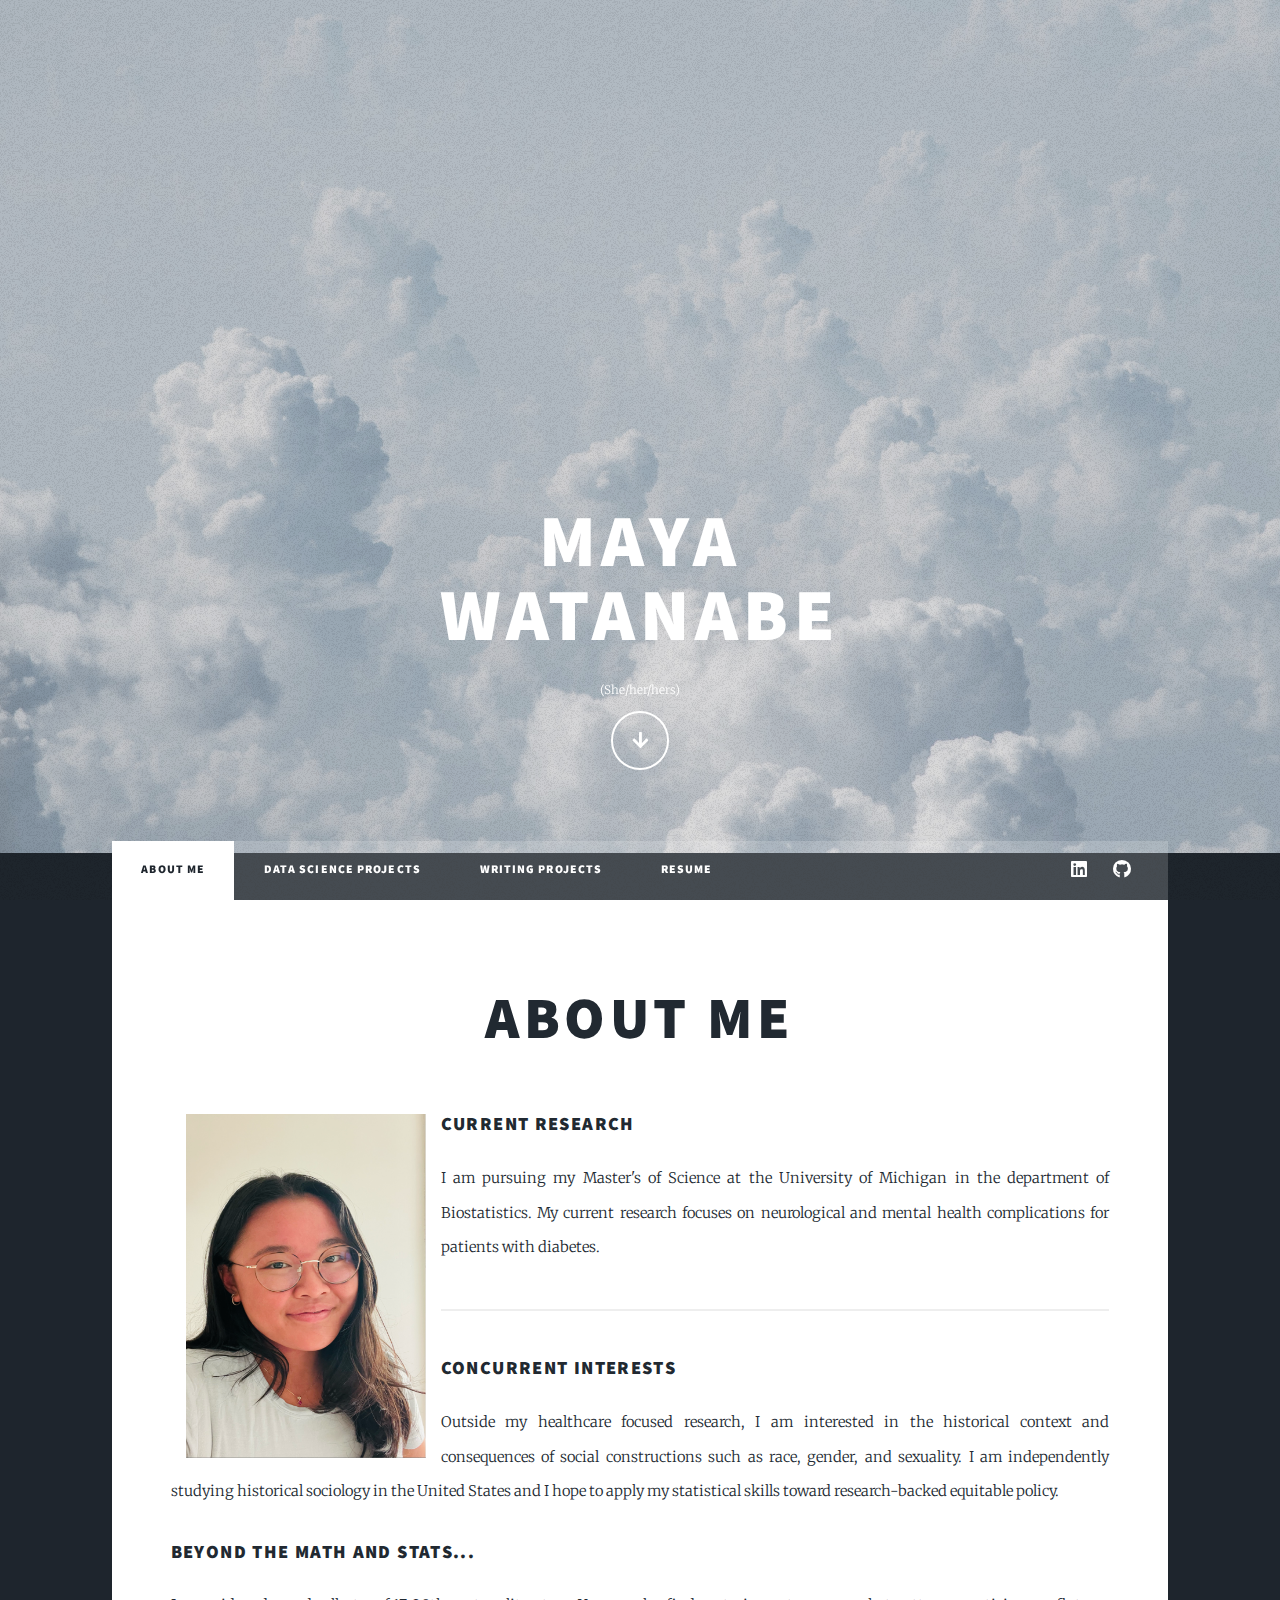
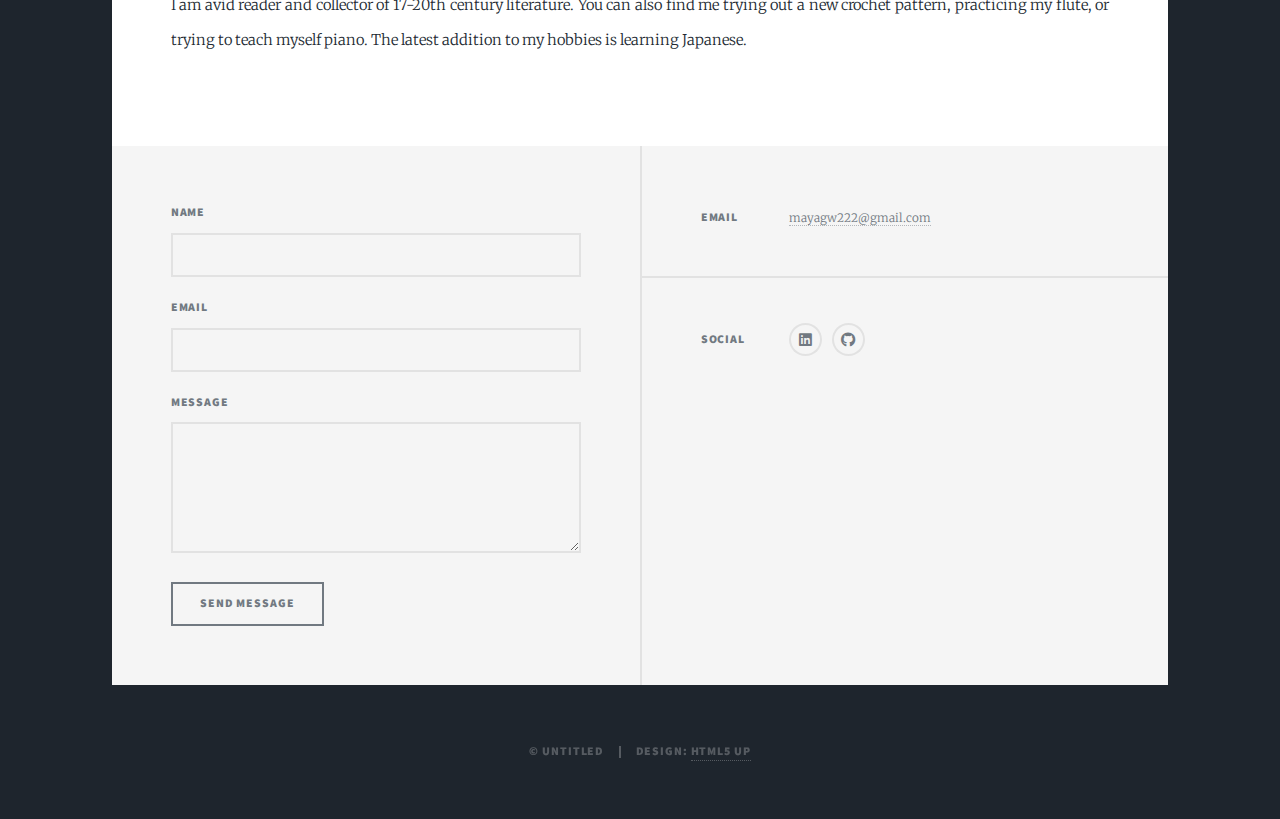
<file: index.html>
<!DOCTYPE HTML>
<!--
	Massively by HTML5 UP
	html5up.net | @ajlkn
	Free for personal and commercial use under the CCA 3.0 license (html5up.net/license)
-->
<html>
	<head>
		<title>Maya Watanabe: About Me</title>
		<meta charset="utf-8" />
		<meta name="viewport" content="width=device-width, initial-scale=1, user-scalable=no" />
		<link rel="stylesheet" href="assets/css/main.css" />
		<noscript><link rel="stylesheet" href="assets/css/noscript.css" /></noscript>
	</head>
	<body class="is-preload">

		<!-- Wrapper -->
			<div id="wrapper" class="fade-in">

				<!-- Intro -->
					<div id="intro">
						<h1>Maya<br />
						Watanabe</h1>
						<sup>(She/her/hers)</sup>

						<ul class="actions">
							<li><a href="#main" class="button icon solid solo fa-arrow-down scrolly" >Continue</a></li>
						</ul>
					</div>

				<!-- Header -->
					<!-- <header id="header">
						<a href="index.html" class="logo">Massively</a>
					</header> -->

				<!-- Nav -->
					<nav id="nav">
						<ul class="links">
							<li class="active"><a href="index.html">About Me</a></li>
							<li><a href="projects.html">Data Science Projects</a></li>
							<li><a href="writing_projects.html">Writing Projects</a></li>
							<li><a href="resume.html">Resume</a></li>
							<!-- <li><a href="japanese.html">にほんご</a></li> -->
						</ul>
						<ul class="icons">
							<li><a href="https://linkedin.com/in/mayawatanabe" class="icon brands fa-linkedin"><span class="label">LinkedIn</span></a></li>
							<!--<li><a href="#" class="icon brands fa-facebook-f"><span class="label">Facebook</span></a></li>
							<li><a href="#" class="icon brands fa-instagram"><span class="label">Instagram</span></a></li> -->
							<li><a href="https://github.com/my-wt" class="icon brands fa-github"><span class="label">GitHub</span></a></li>
						</ul>
					</nav>

				<!-- Main -->
					<div id="main">

						<!-- Featured Post -->
							<section class="post">
								<header class="major">
									<h2><a href="#">About Me<br>
									</a></h2>
								</header>
								<p><img style="float:left; padding:3px 15px 3px 15px;" src="images/self_portrait.png" width="270" height="350"/></p>
								<h3>Current Research</h3>
								<p>I am pursuing my Master's of Science at the University of Michigan in the
									department of Biostatistics. My current research focuses on
									neurological and mental health complications for patients with diabetes.</p>
								<hr />
								<h3>Concurrent Interests</h3>
								<p>Outside my healthcare focused research, I am interested in the historical
								context and consequences of social constructions such as race, gender, 
								and sexuality. I am independently studying historical sociology in the United States 
								and I hope to apply my statistical skills toward research-backed equitable policy.
								</p>
								<h3>Beyond the math and stats...</h3>
								<p>
								I am avid reader and collector of 17-20th century literature. 
								You can also find me trying out a new crochet pattern, practicing my flute, 
								or trying to teach myself piano. The latest addition to my hobbies is learning 
								Japanese. </p>
							</section>


					</div>

				<!-- Footer -->
					<footer id="footer">
						<section>
							<form method="post" action="#">
								<div class="fields">
									<div class="field">
										<label for="name">Name</label>
										<input type="text" name="name" id="name" />
									</div>
									<div class="field">
										<label for="email">Email</label>
										<input type="text" name="email" id="email" />
									</div>
									<div class="field">
										<label for="message">Message</label>
										<textarea name="message" id="message" rows="3"></textarea>
									</div>
								</div>
								<ul class="actions">
									<li><input type="submit" value="Send Message" /></li>
								</ul>
							</form>
						</section>
						<section class="split contact">
							<section>
								<h3>Email</h3>
								<p><a href="#">mayagw222@gmail.com</a></p>
							</section>
							<section>
								<h3>Social</h3>
								<ul class="icons alt">
									<li><a href="https://linkedin.com/in/mayawatanabe" class="icon brands fa-linkedin"><span class="label">LinkedIn</span></a></li>
									<!--<li><a href="#" class="icon brands fa-facebook-f"><span class="label">Facebook</span></a></li>
									<li><a href="#" class="icon brands fa-instagram"><span class="label">Instagram</span></a></li> -->
									<li><a href="https://github.com/my-wt" class="icon brands fa-github"><span class="label">GitHub</span></a></li>
								</ul>
							</section>
						</section>
					</footer>

				<!-- Copyright -->
					<div id="copyright">
						<ul><li>&copy; Untitled</li><li>Design: <a href="https://html5up.net">HTML5 UP</a></li></ul>
					</div>

			</div>

		<!-- Scripts -->
			<script src="assets/js/jquery.min.js"></script>
			<script src="assets/js/jquery.scrollex.min.js"></script>
			<script src="assets/js/jquery.scrolly.min.js"></script>
			<script src="assets/js/browser.min.js"></script>
			<script src="assets/js/breakpoints.min.js"></script>
			<script src="assets/js/util.js"></script>
			<script src="assets/js/main.js"></script>

	</body>
</html>
</file>
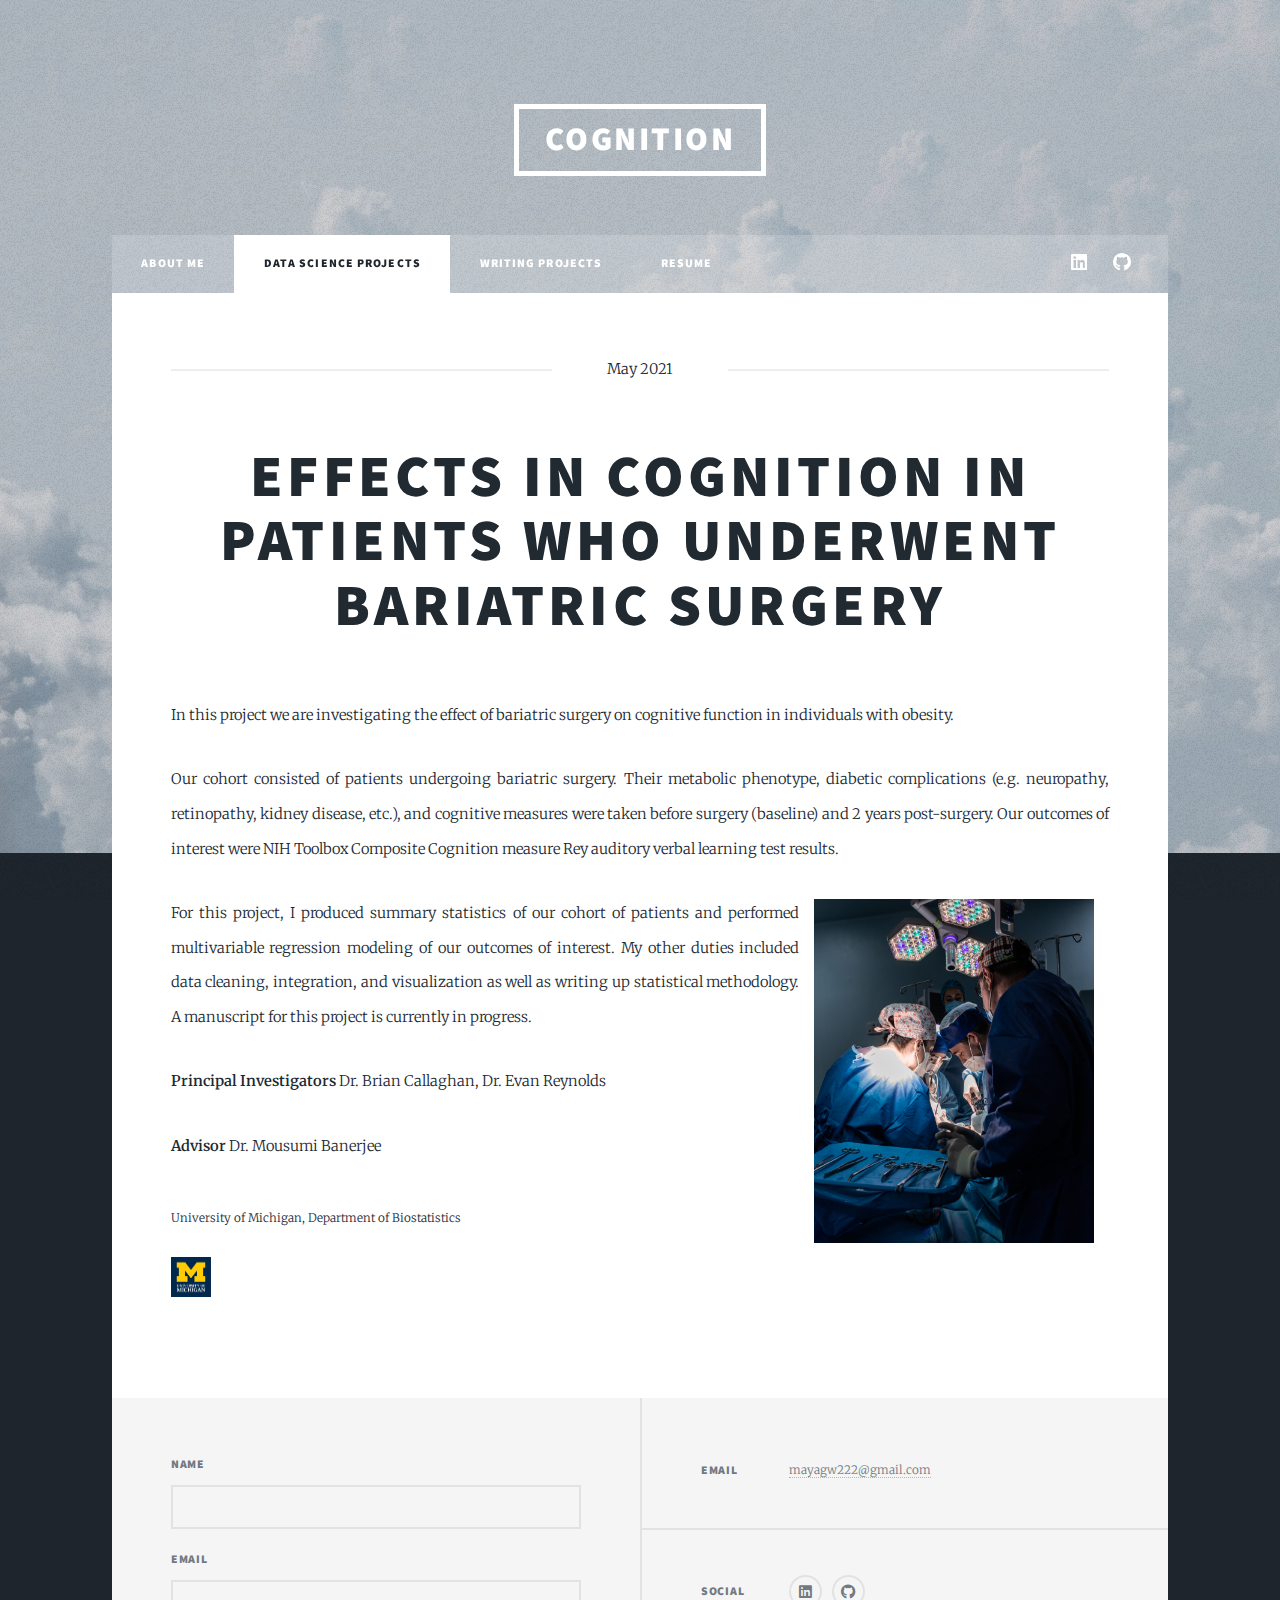
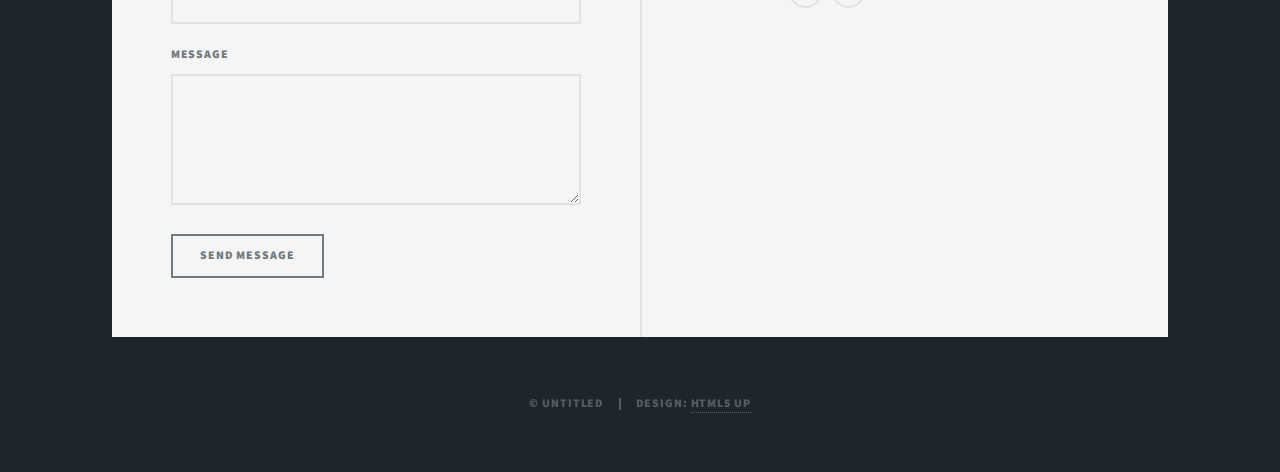
<file: bariatric_cognitive.html>
<!DOCTYPE HTML>
<!--
	Massively by HTML5 UP
	html5up.net | @ajlkn
	Free for personal and commercial use under the CCA 3.0 license (html5up.net/license)
-->
<html>
	<head>
		<title>Effects in Cognition in Patients who Underwent Bariatric Surgery</title>
		<meta charset="utf-8" />
		<meta name="viewport" content="width=device-width, initial-scale=1, user-scalable=no" />
		<link rel="stylesheet" href="assets/css/main.css" />
		<noscript><link rel="stylesheet" href="assets/css/noscript.css" /></noscript>
	</head>
	<body class="is-preload">

		<!-- Wrapper -->
			<div id="wrapper">

				<!-- Header -->
					<header id="header">
						<a href="projects.html" class="logo">Cognition</a>
					</header>

				<!-- Nav -->
					<nav id="nav">
						<ul class="links">
							<li><a href="index.html"> About Me</a></li>
							<li class="active"><a href="projects.html">Data Science Projects</a></li>
							<li><a href="writing_projects.html">Writing Projects</a></li>
							<li><a href="elements.html">Resume</a></li>
							<!-- <li><a href="japanese.html">にほんご</a></li> -->
						</ul>
						<ul class="icons">
							<li><a href="https://linkedin.com/in/mayawatanabe" class="icon brands fa-linkedin"><span class="label">LinkedIn</span></a></li>
							<!--<li><a href="#" class="icon brands fa-facebook-f"><span class="label">Facebook</span></a></li>
							<li><a href="#" class="icon brands fa-instagram"><span class="label">Instagram</span></a></li> -->
							<li><a href="https://github.com/my-wt" class="icon brands fa-github"><span class="label">GitHub</span></a></li>
						</ul>
					</nav>

				<!-- Main -->
					<div id="main">

						<!-- Post -->
							<section class="post">
								<header class="major">
									<span class="date">May 2021</span>
									<h1>Effects in Cognition in Patients who Underwent Bariatric Surgery</h1>
								</header>
								<p>In this project we are investigating the effect of bariatric surgery on
								cognitive function in individuals with obesity.  </p>
								<p>Our cohort consisted of 
								patients undergoing bariatric surgery. Their metabolic phenotype, diabetic complications 
								(e.g. neuropathy, retinopathy, kidney disease, etc.), and cognitive measures
								were taken before surgery (baseline) and 2 years post-surgery. Our outcomes of interest were
								NIH Toolbox Composite Cognition measure Rey auditory verbal learning test results. </p>
								<p><img style="float:right; padding:3px 15px 3px 15px;" src="images/bariatric_cognitive_pic1.jpg" width="310" height="350"/></p>
								<p>For this project, I produced summary statistics of our cohort of patients and performed 
								multivariable regression modeling of our outcomes of interest. My other duties included data
								cleaning, integration, and visualization as well as writing up statistical methodology. 
								A manuscript for this project is currently in progress.</p>
								<p><b>Principal Investigators</b> Dr. Brian Callaghan, Dr. Evan Reynolds</p>
								<p><b>Advisor</b> Dr. Mousumi Banerjee</p>
								<p><sub>University of Michigan, Department of Biostatistics</sub></p>
								<p><img src="images/umich_logo.png" width="40" height="40"/></p>
							</section>

					</div>

				<!-- Footer -->
					<footer id="footer">
						<section>
							<form method="post" action="#">
								<div class="fields">
									<div class="field">
										<label for="name">Name</label>
										<input type="text" name="name" id="name" />
									</div>
									<div class="field">
										<label for="email">Email</label>
										<input type="text" name="email" id="email" />
									</div>
									<div class="field">
										<label for="message">Message</label>
										<textarea name="message" id="message" rows="3"></textarea>
									</div>
								</div>
								<ul class="actions">
									<li><input type="submit" value="Send Message" /></li>
								</ul>
							</form>
						</section>
						<section class="split contact">
							<section>
								<h3>Email</h3>
								<p><a href="#">mayagw222@gmail.com</a></p>
							</section>
							<section>
								<h3>Social</h3>
								<ul class="icons alt">
									<li><a href="https://linkedin.com/in/mayawatanabe" class="icon brands fa-linkedin"><span class="label">LinkedIn</span></a></li>
									<!--<li><a href="#" class="icon brands fa-facebook-f"><span class="label">Facebook</span></a></li>
									<li><a href="#" class="icon brands fa-instagram"><span class="label">Instagram</span></a></li> -->
									<li><a href="https://github.com/my-wt" class="icon brands fa-github"><span class="label">GitHub</span></a></li>
								</ul>
							</section>
						</section>
					</footer>

				<!-- Copyright -->
					<div id="copyright">
						<ul><li>&copy; Untitled</li><li>Design: <a href="https://html5up.net">HTML5 UP</a></li></ul>
					</div>

			</div>

		<!-- Scripts -->
			<script src="assets/js/jquery.min.js"></script>
			<script src="assets/js/jquery.scrollex.min.js"></script>
			<script src="assets/js/jquery.scrolly.min.js"></script>
			<script src="assets/js/browser.min.js"></script>
			<script src="assets/js/breakpoints.min.js"></script>
			<script src="assets/js/util.js"></script>
			<script src="assets/js/main.js"></script>

	</body>
</html>
</file>
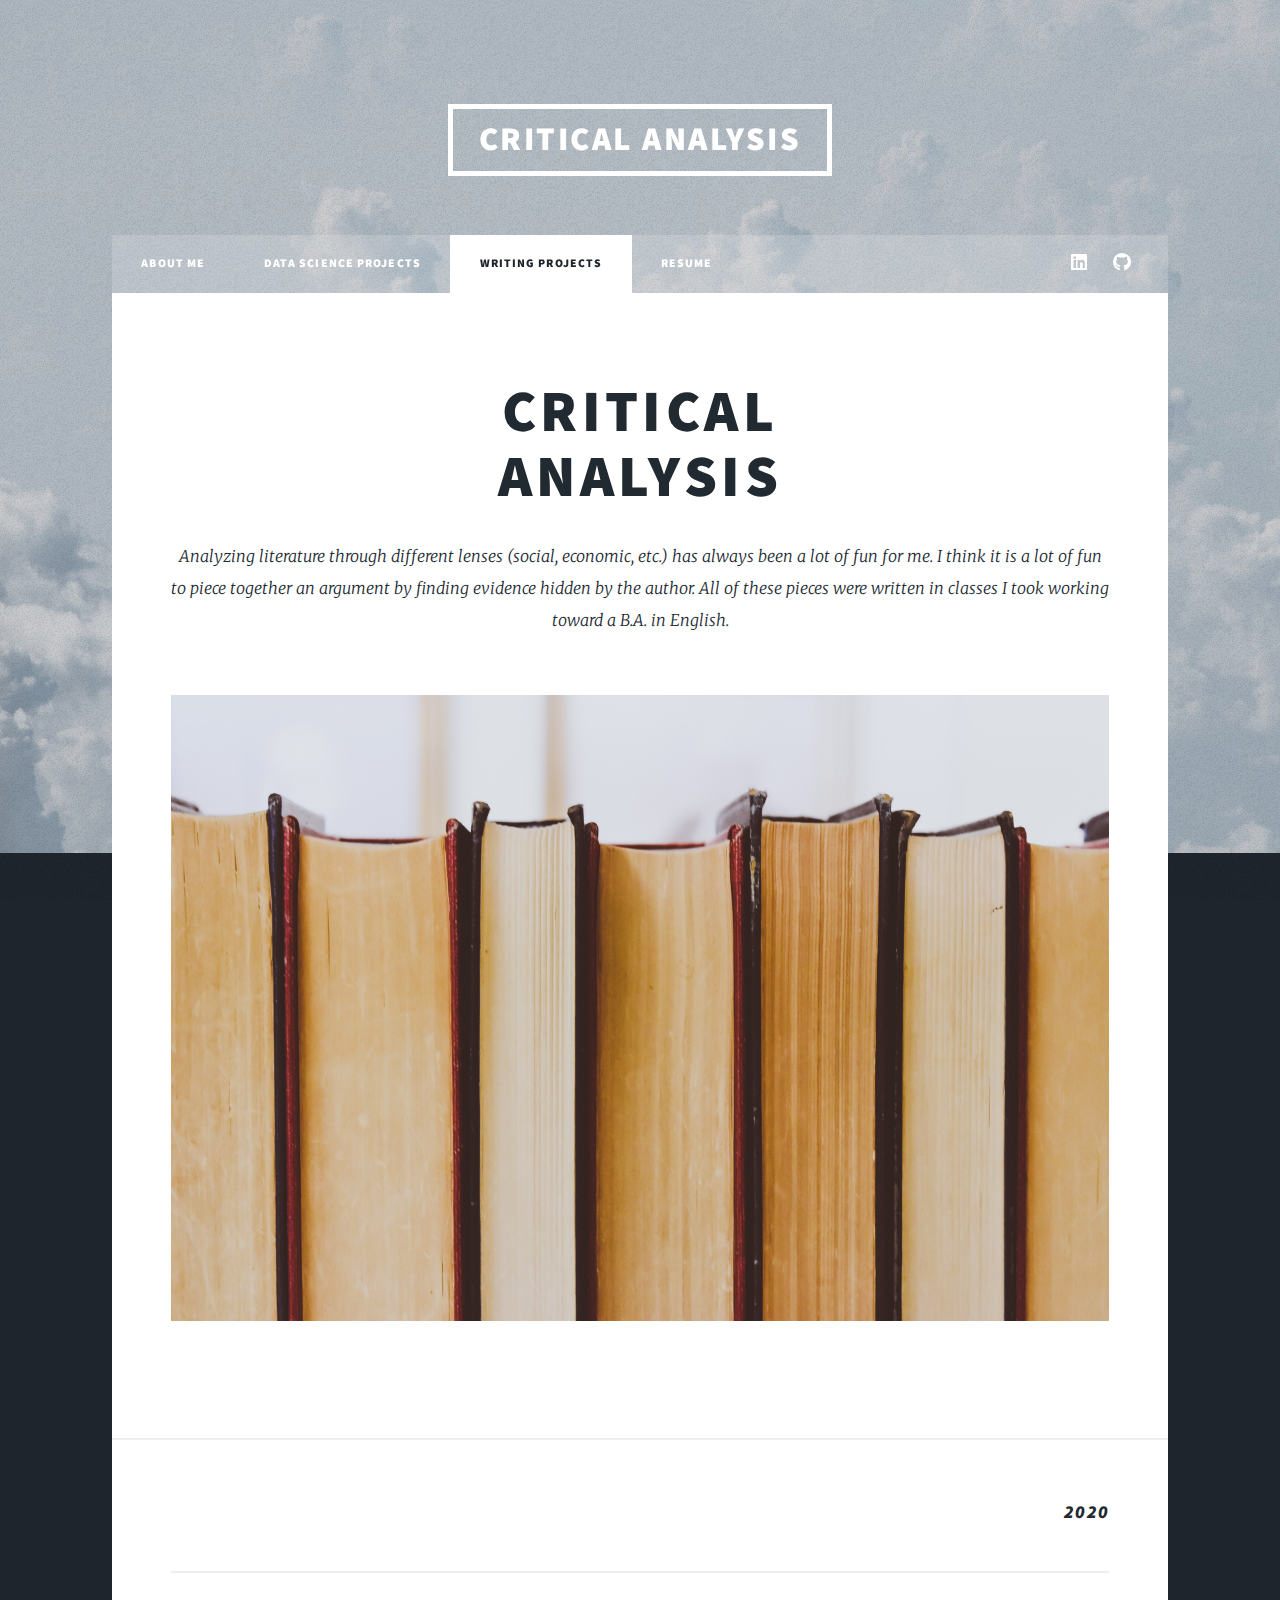
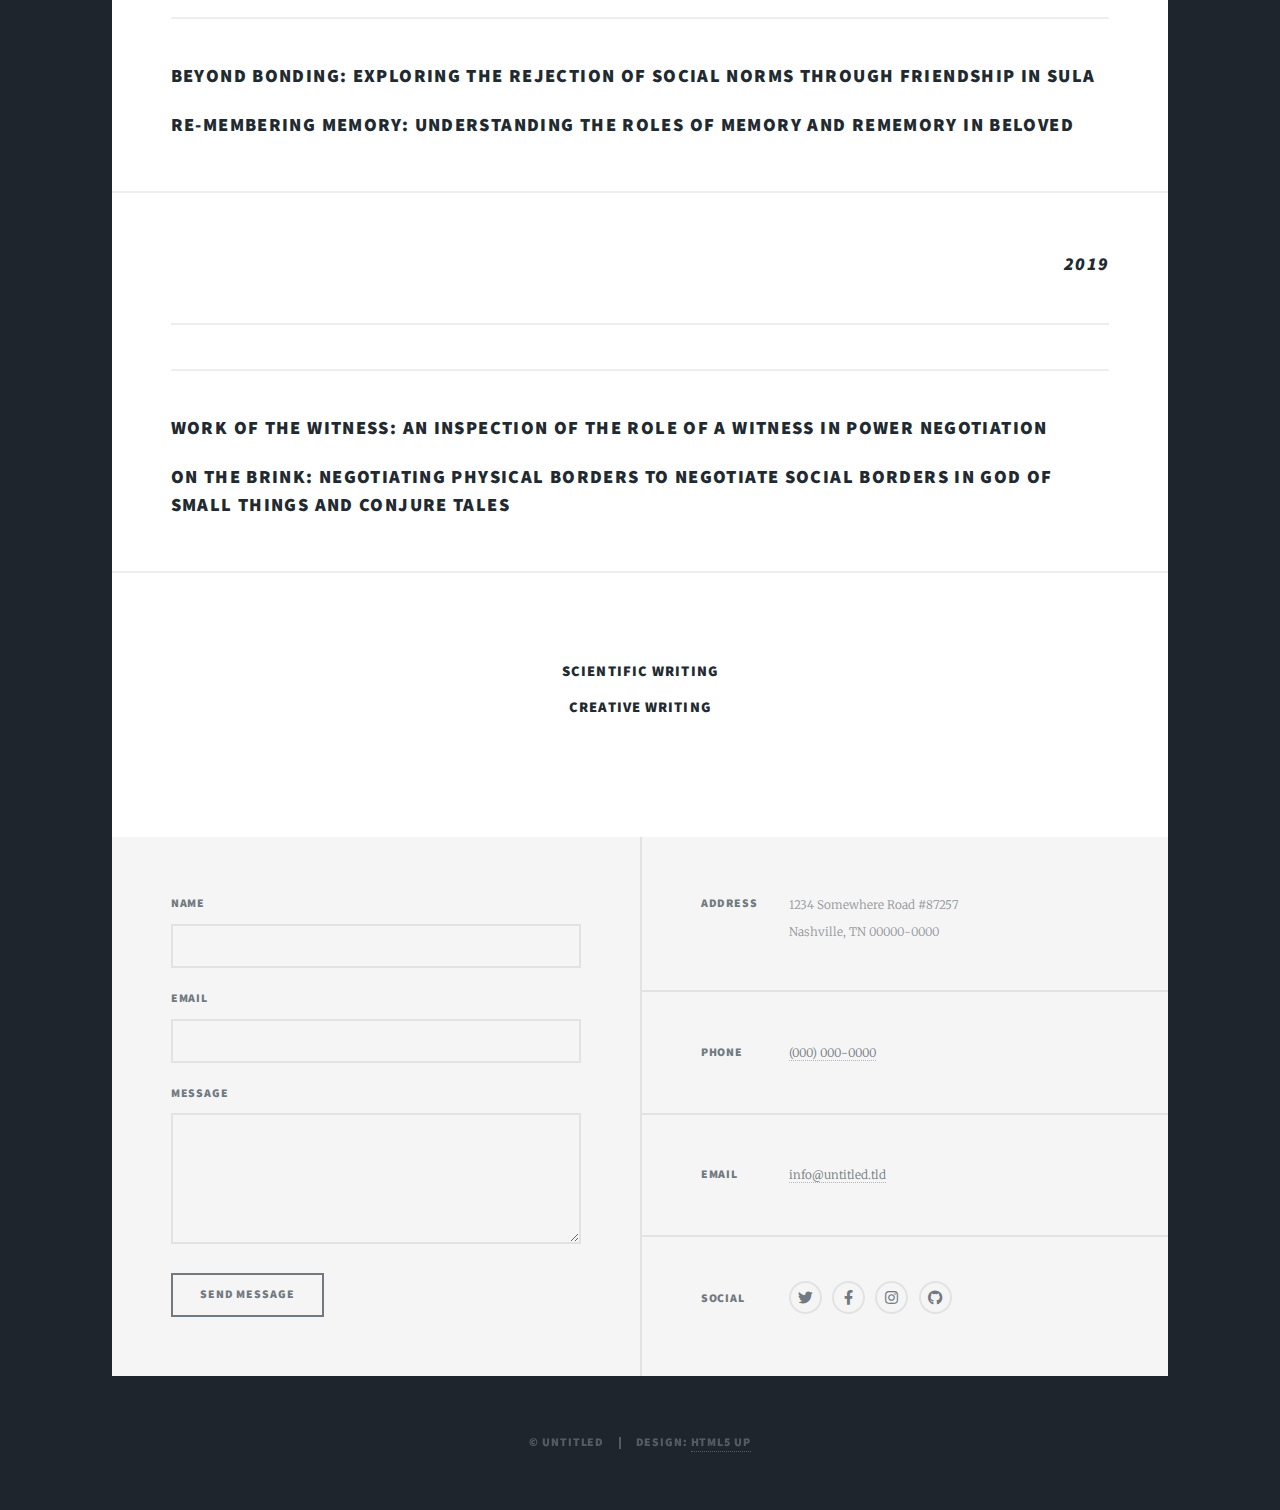
<file: critical_analyses.html>
<!DOCTYPE HTML>
<!--
	Massively by HTML5 UP
	html5up.net | @ajlkn
	Free for personal and commercial use under the CCA 3.0 license (html5up.net/license)
-->
<html>
	<head>
		<title>Maya Watanabe: Critical Analyses</title>
		<meta charset="utf-8" />
		<meta name="viewport" content="width=device-width, initial-scale=1, user-scalable=no" />
		<link rel="stylesheet" href="assets/css/main.css" />
		<noscript><link rel="stylesheet" href="assets/css/noscript.css" /></noscript>
	</head>
	<body class="is-preload">

		<!-- Wrapper -->
			<div id="wrapper">

				<!-- Header -->
					<header id="header">
						<a href="index.html" class="logo">Critical Analysis</a>
					</header>

				<!-- Nav -->
					<nav id="nav">
						<ul class="links">
							<li><a href="index.html"> About Me</a></li>
							<li><a href="projects.html">Data Science Projects</a></li>
							<li class="active"><a href="writing_projects.html">Writing Projects</a></li>
							<li><a href="resume.html">Resume</a></li>
							<!-- <li><a href="japanese.html">にほんご</a></li> -->
						</ul>
						<ul class="icons">
							<li><a href="https://linkedin.com/in/mayawatanabe" class="icon brands fa-linkedin"><span class="label">LinkedIn</span></a></li>
							<!--<li><a href="#" class="icon brands fa-facebook-f"><span class="label">Facebook</span></a></li>
							<li><a href="#" class="icon brands fa-instagram"><span class="label">Instagram</span></a></li> -->
							<li><a href="https://github.com/my-wt" class="icon brands fa-github"><span class="label">GitHub</span></a></li>
						</ul>
					</nav>

				<!-- Main -->
					<div id="main">

						<!-- Post -->
							<section class="post">
								<header class="major">
									<h1>Critical<br />
									Analysis</h1>
									<p>Analyzing literature through different lenses (social, economic, etc.) has always
									been a lot of fun for me. I think it is a lot of fun to piece together an argument by finding
									evidence hidden by the author. All of these pieces were written in classes I took
									working toward a B.A. in English.</p>
								</header>
								<div class="image main"><img src="images/books.jpg" alt="" /></div>
								</section>
							
							
							
							
						<section>
                    	<header>
                        <h3 style="text-align:right"> <i>2020</i></h3>
                        </header>
                        <hr>
                        <hr>
                        
                        <h3><a href="writing_projects/Beyond Bonding SULA.pdf">Beyond Bonding: Exploring the rejection of social norms through friendship in Sula</a><br />
							</h3>
						<h3><a href="writing_projects/Rememory BELOVED.pdf">Re-membering Memory: Understanding the roles of memory and rememory in Beloved</a><br />
									</h3>

                    </section>
                    
                    <section>
                    	<header>
                        <h3 style="text-align:right"> <i>2019</i></h3>
                        </header>
                        <hr>
                        <hr>
                        
                        <h3><a href="writing_projects/Work of the witness.pdf">Work of the Witness: An inspection of the role of a witness in power negotiation</a><br />
							</h3>
						<h3><a href="writing_projects/On the brink.pdf">On the Brink: Negotiating physical borders to negotiate social borders in God of Small Things and Conjure Tales</a><br />
									</h3>

                    </section>
							
							
							</section>
							<section class="post">
								<header class="major">
									<h4><a href="science_writing.html">Scientific Writing</a><br />
									</h4>
									<h4><a href="creative_writing.html">Creative Writing</a><br />
									</h4>
								</header>
								
							</section>



					</div>


				<!-- Footer -->
					<footer id="footer">
						<section>
							<form method="post" action="#">
								<div class="fields">
									<div class="field">
										<label for="name">Name</label>
										<input type="text" name="name" id="name" />
									</div>
									<div class="field">
										<label for="email">Email</label>
										<input type="text" name="email" id="email" />
									</div>
									<div class="field">
										<label for="message">Message</label>
										<textarea name="message" id="message" rows="3"></textarea>
									</div>
								</div>
								<ul class="actions">
									<li><input type="submit" value="Send Message" /></li>
								</ul>
							</form>
						</section>
						<section class="split contact">
							<section class="alt">
								<h3>Address</h3>
								<p>1234 Somewhere Road #87257<br />
								Nashville, TN 00000-0000</p>
							</section>
							<section>
								<h3>Phone</h3>
								<p><a href="#">(000) 000-0000</a></p>
							</section>
							<section>
								<h3>Email</h3>
								<p><a href="#">info@untitled.tld</a></p>
							</section>
							<section>
								<h3>Social</h3>
								<ul class="icons alt">
									<li><a href="#" class="icon brands alt fa-twitter"><span class="label">Twitter</span></a></li>
									<li><a href="#" class="icon brands alt fa-facebook-f"><span class="label">Facebook</span></a></li>
									<li><a href="#" class="icon brands alt fa-instagram"><span class="label">Instagram</span></a></li>
									<li><a href="#" class="icon brands alt fa-github"><span class="label">GitHub</span></a></li>
								</ul>
							</section>
						</section>
					</footer>

				<!-- Copyright -->
					<div id="copyright">
						<ul><li>&copy; Untitled</li><li>Design: <a href="https://html5up.net">HTML5 UP</a></li></ul>
					</div>

			</div>

		<!-- Scripts -->
			<script src="assets/js/jquery.min.js"></script>
			<script src="assets/js/jquery.scrollex.min.js"></script>
			<script src="assets/js/jquery.scrolly.min.js"></script>
			<script src="assets/js/browser.min.js"></script>
			<script src="assets/js/breakpoints.min.js"></script>
			<script src="assets/js/util.js"></script>
			<script src="assets/js/main.js"></script>

	</body>
</html>
</file>
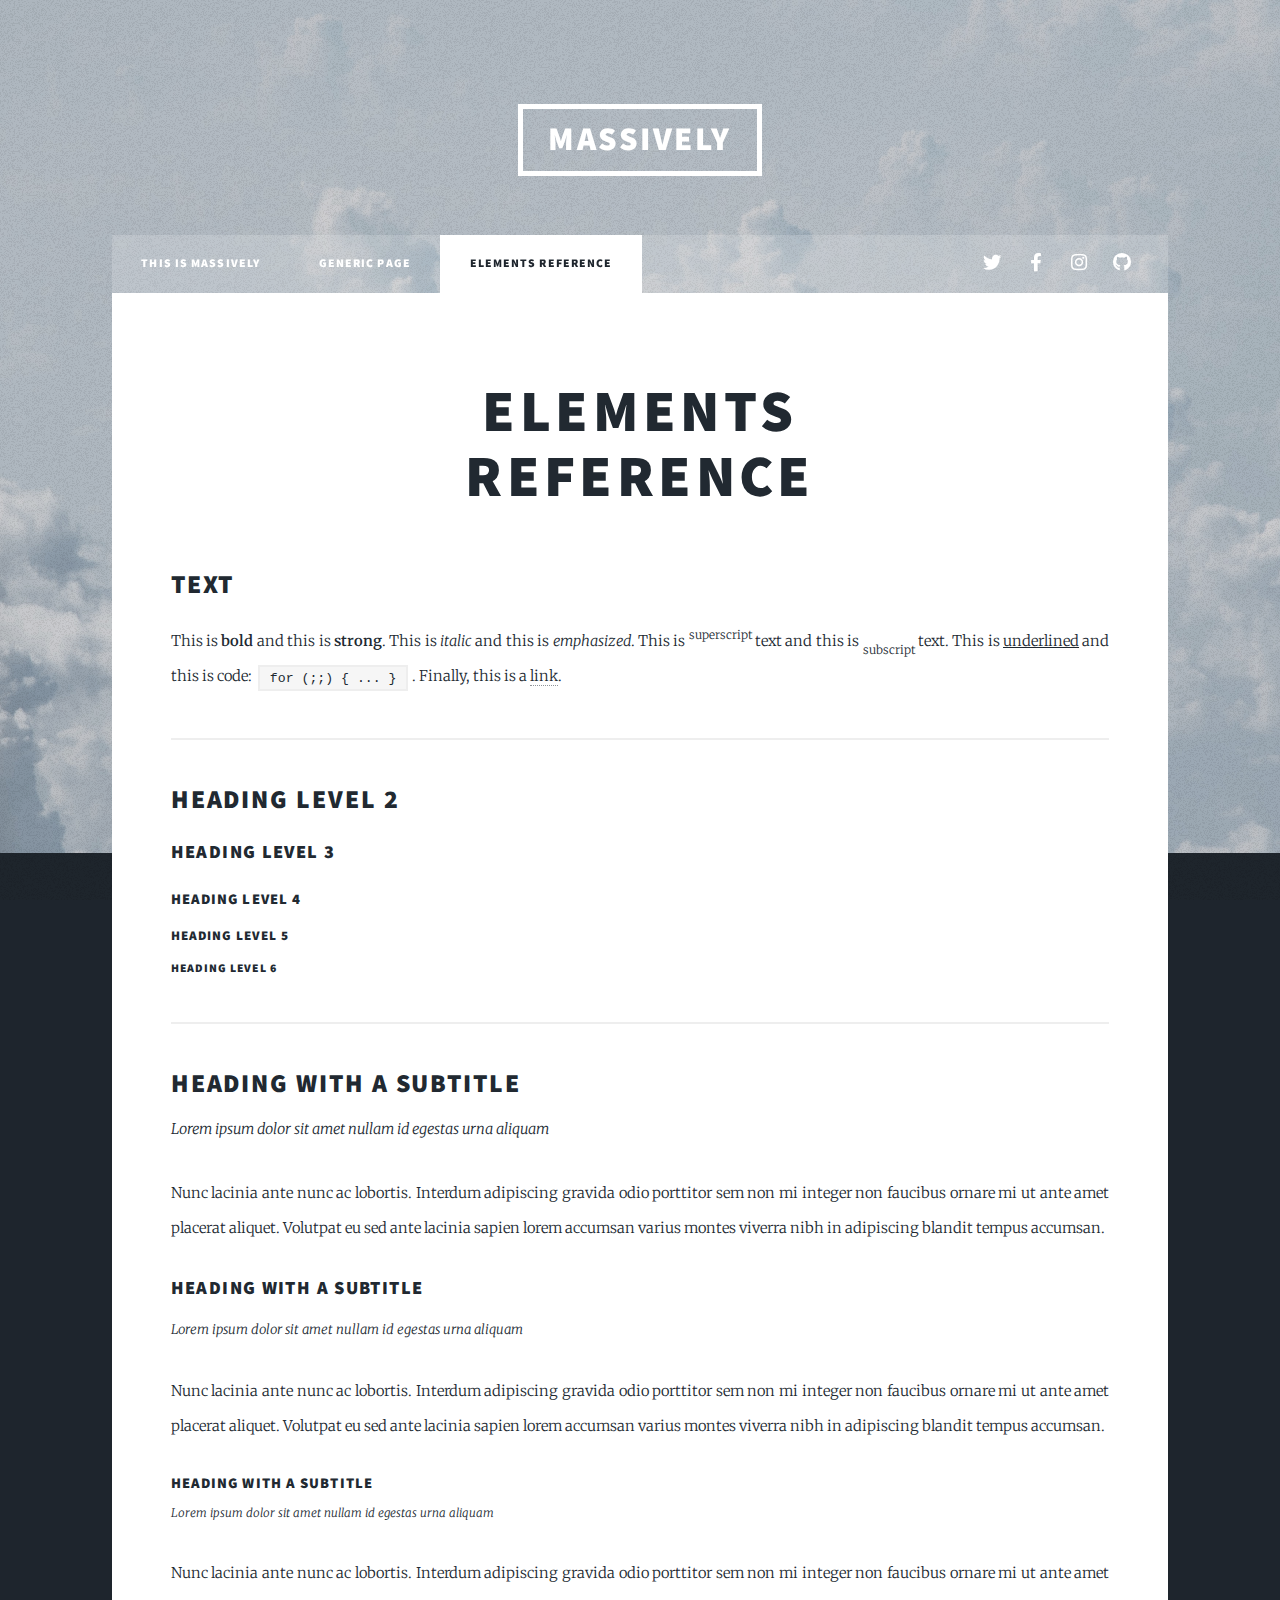
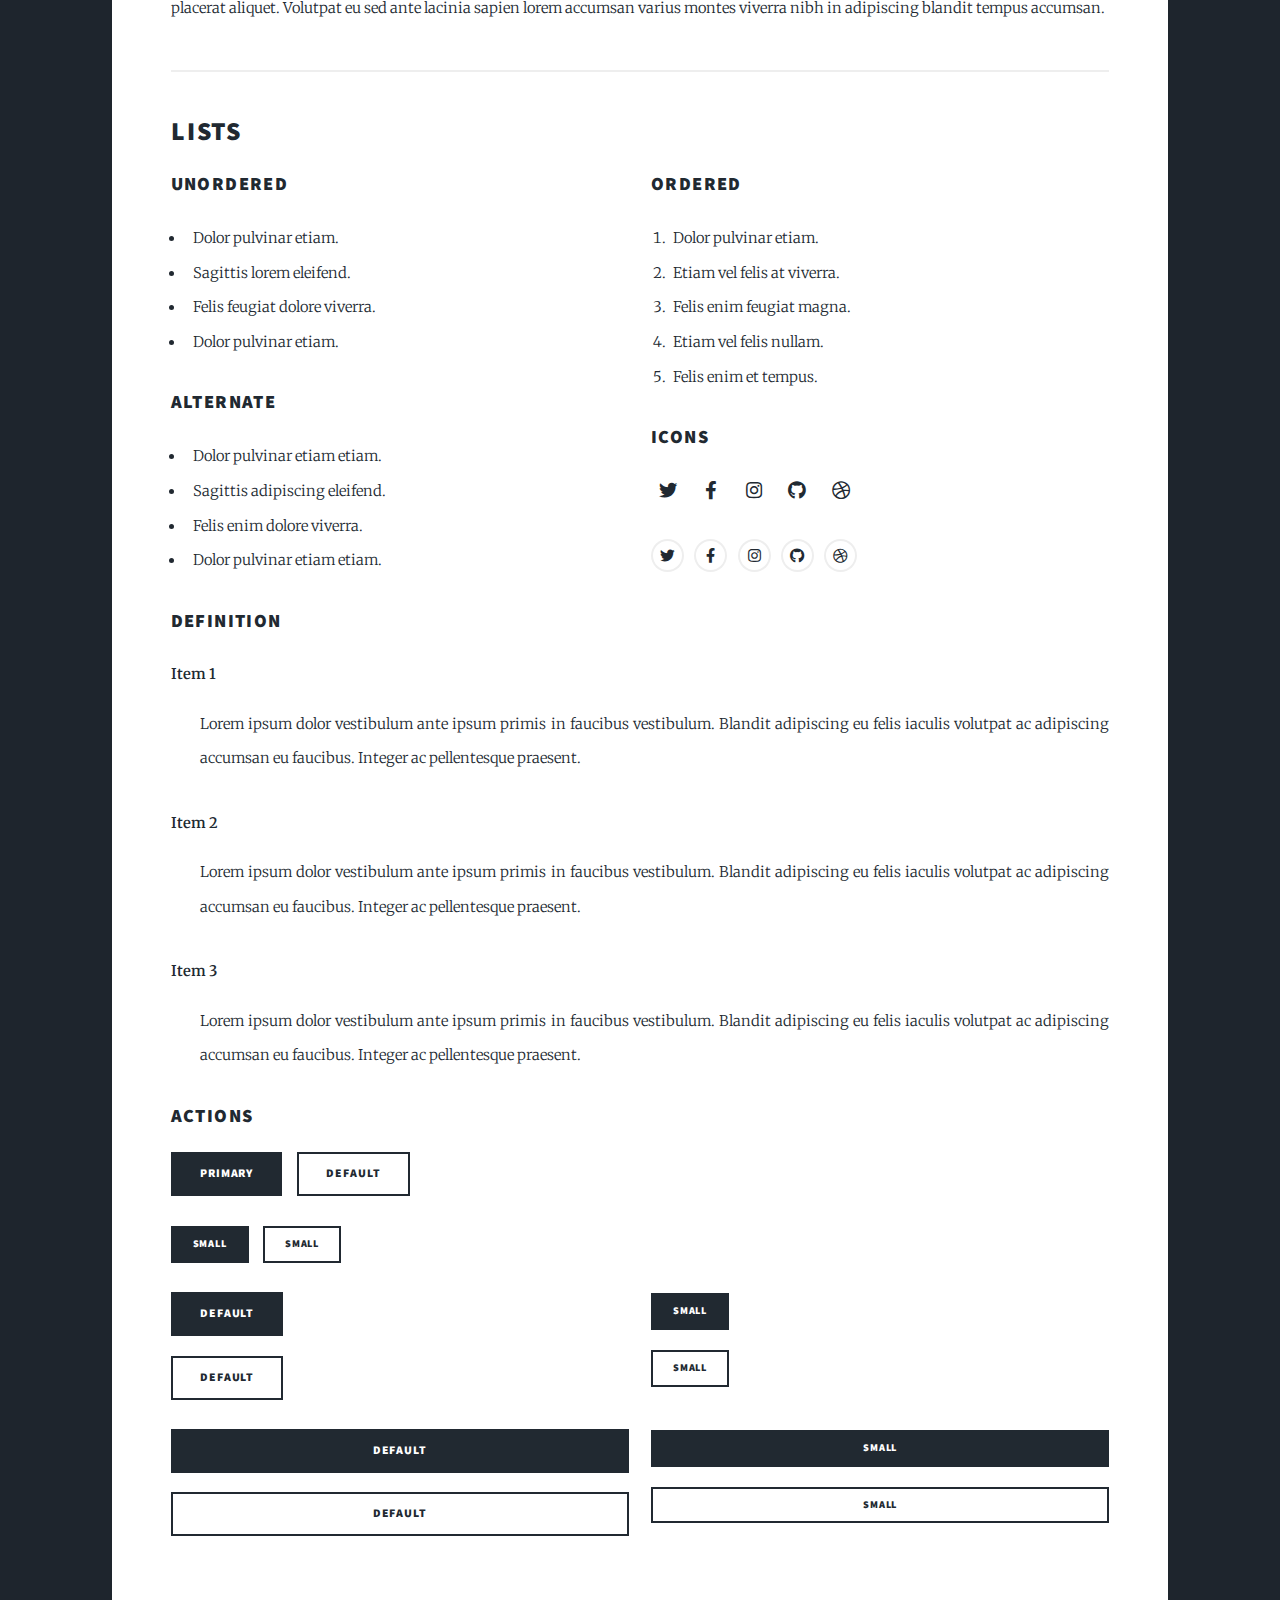
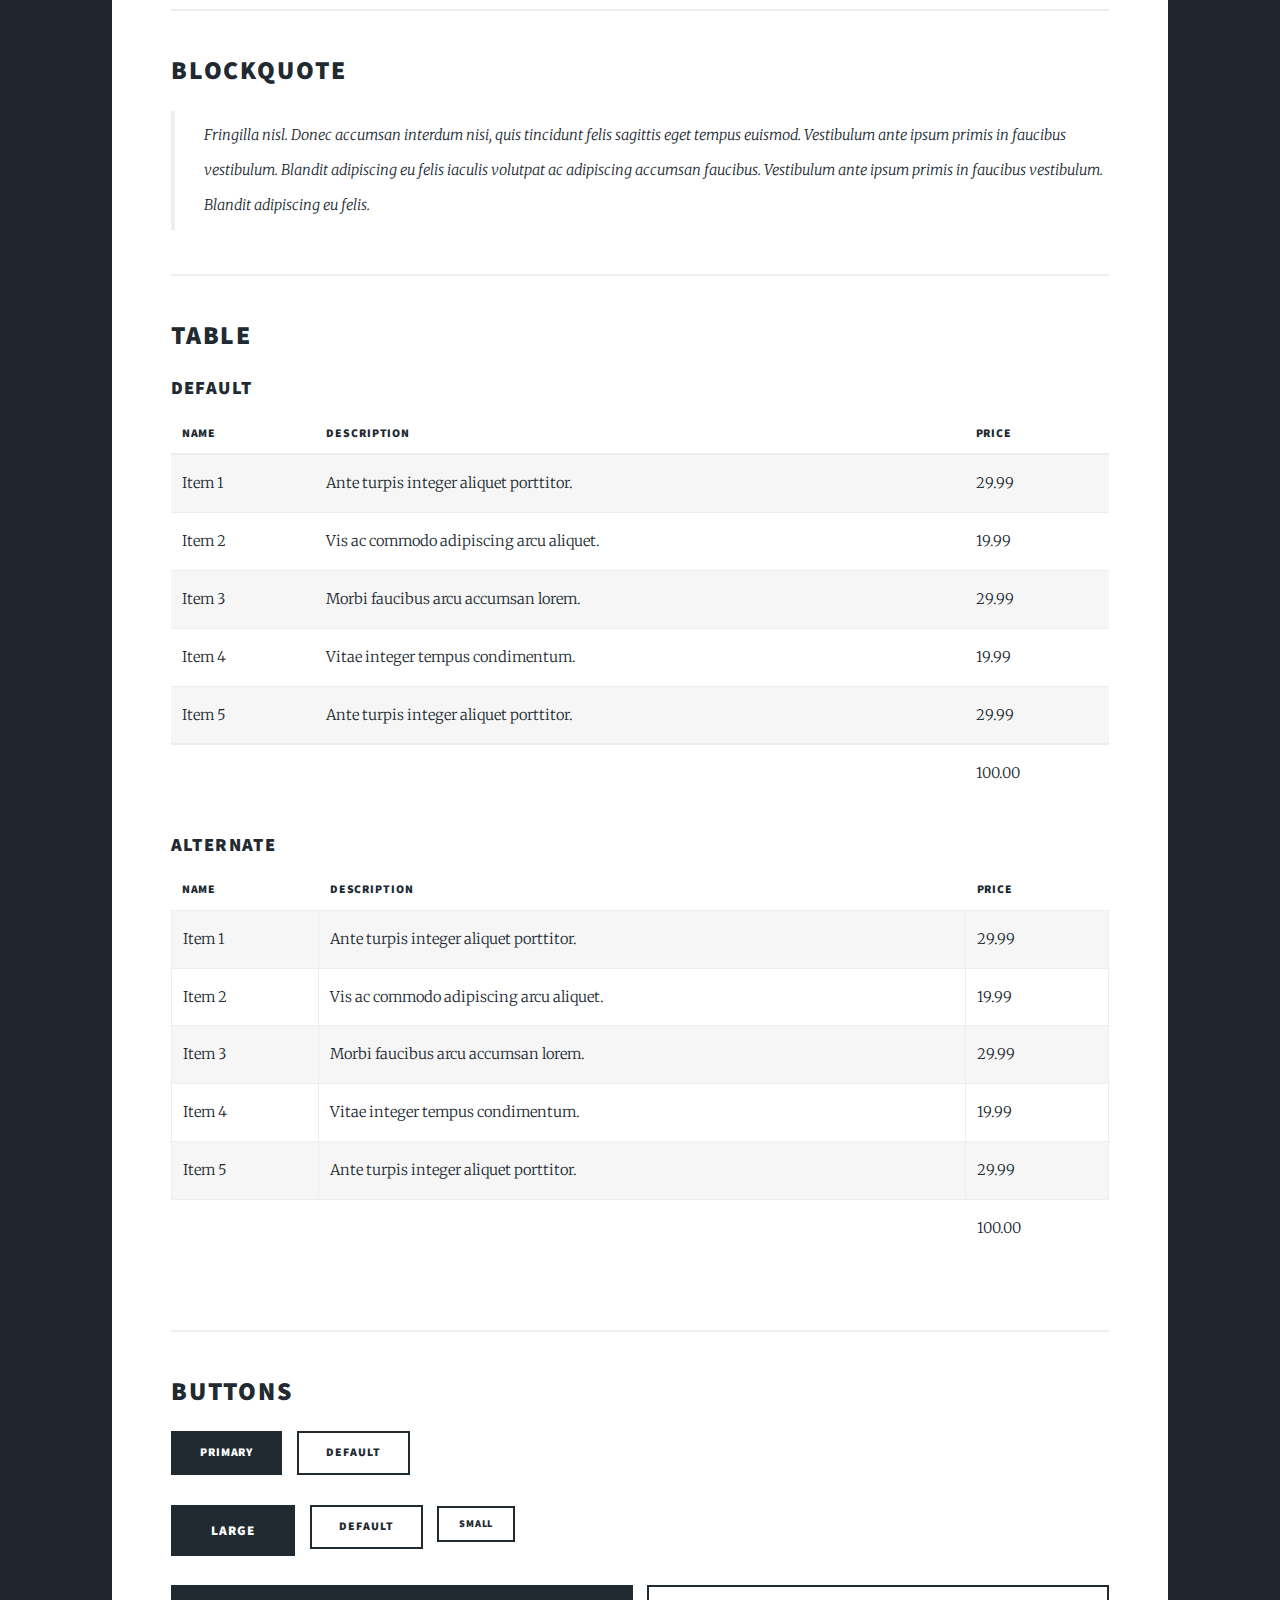
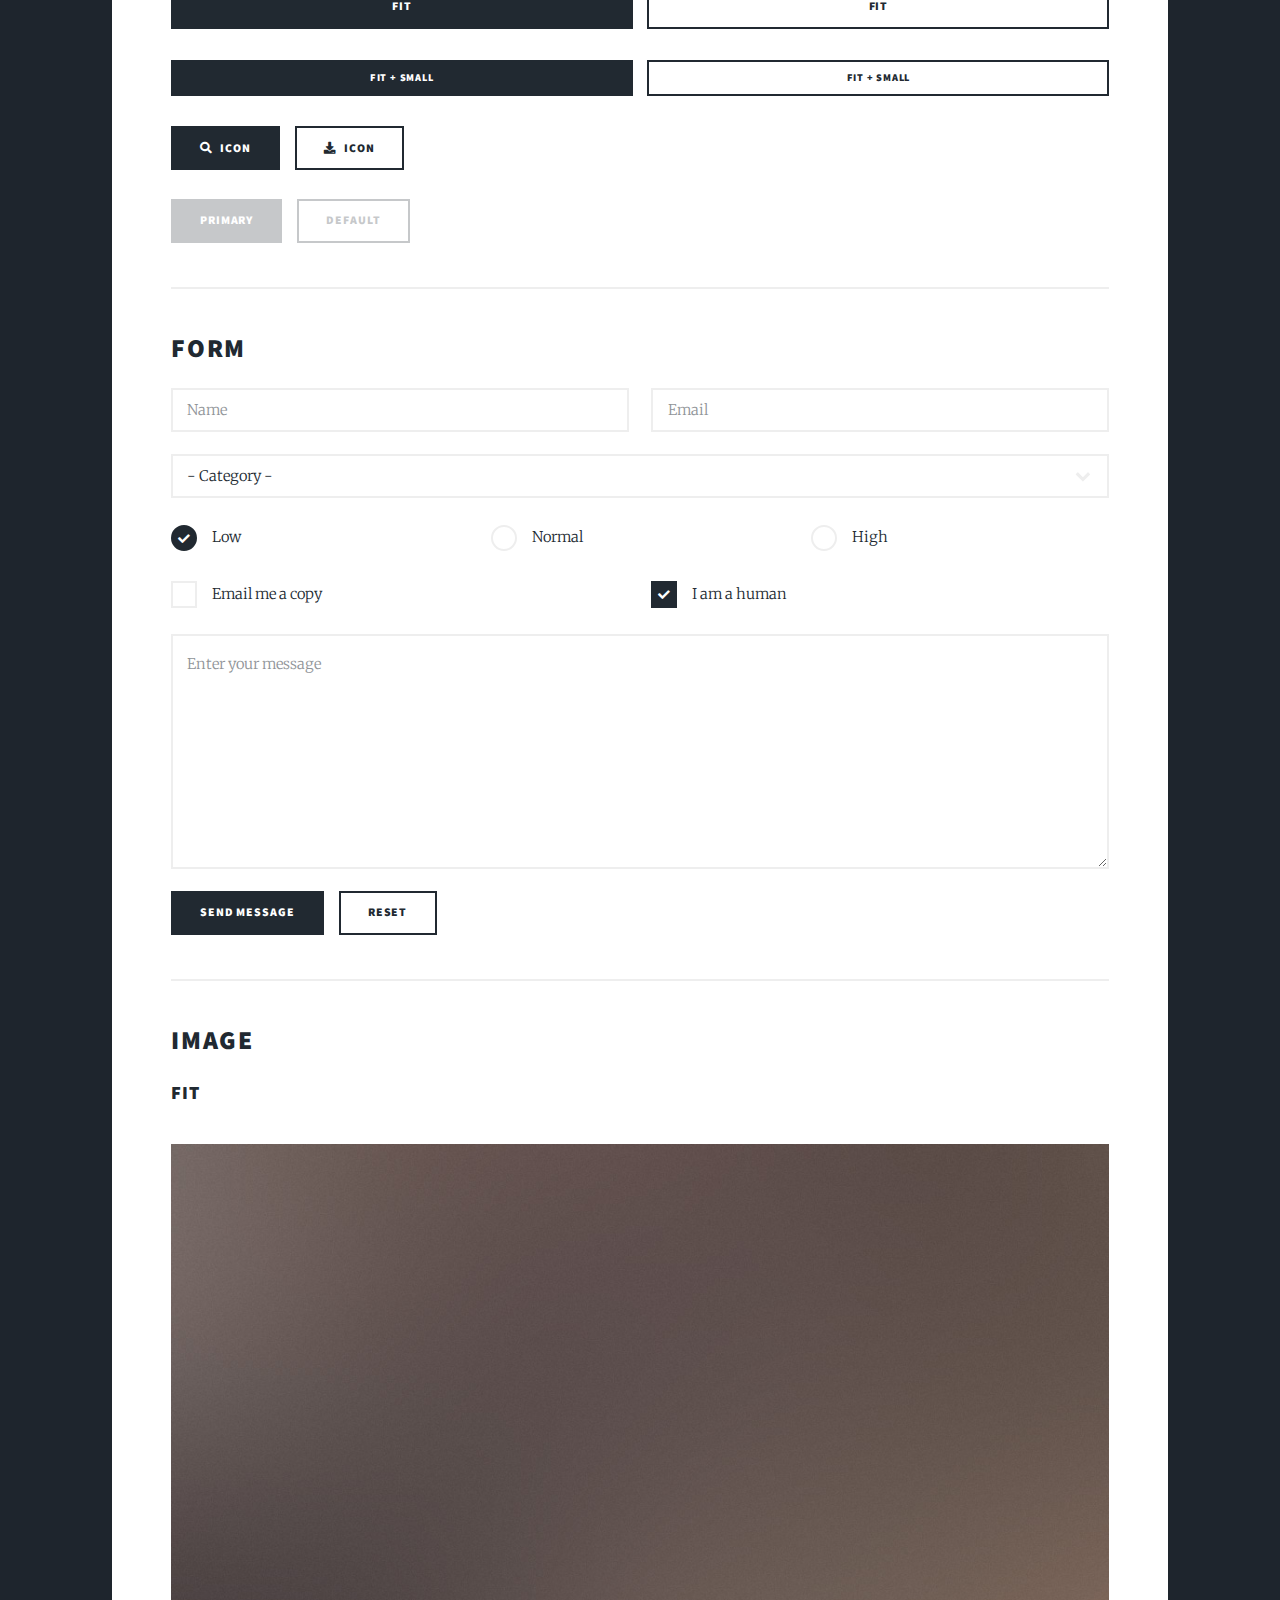
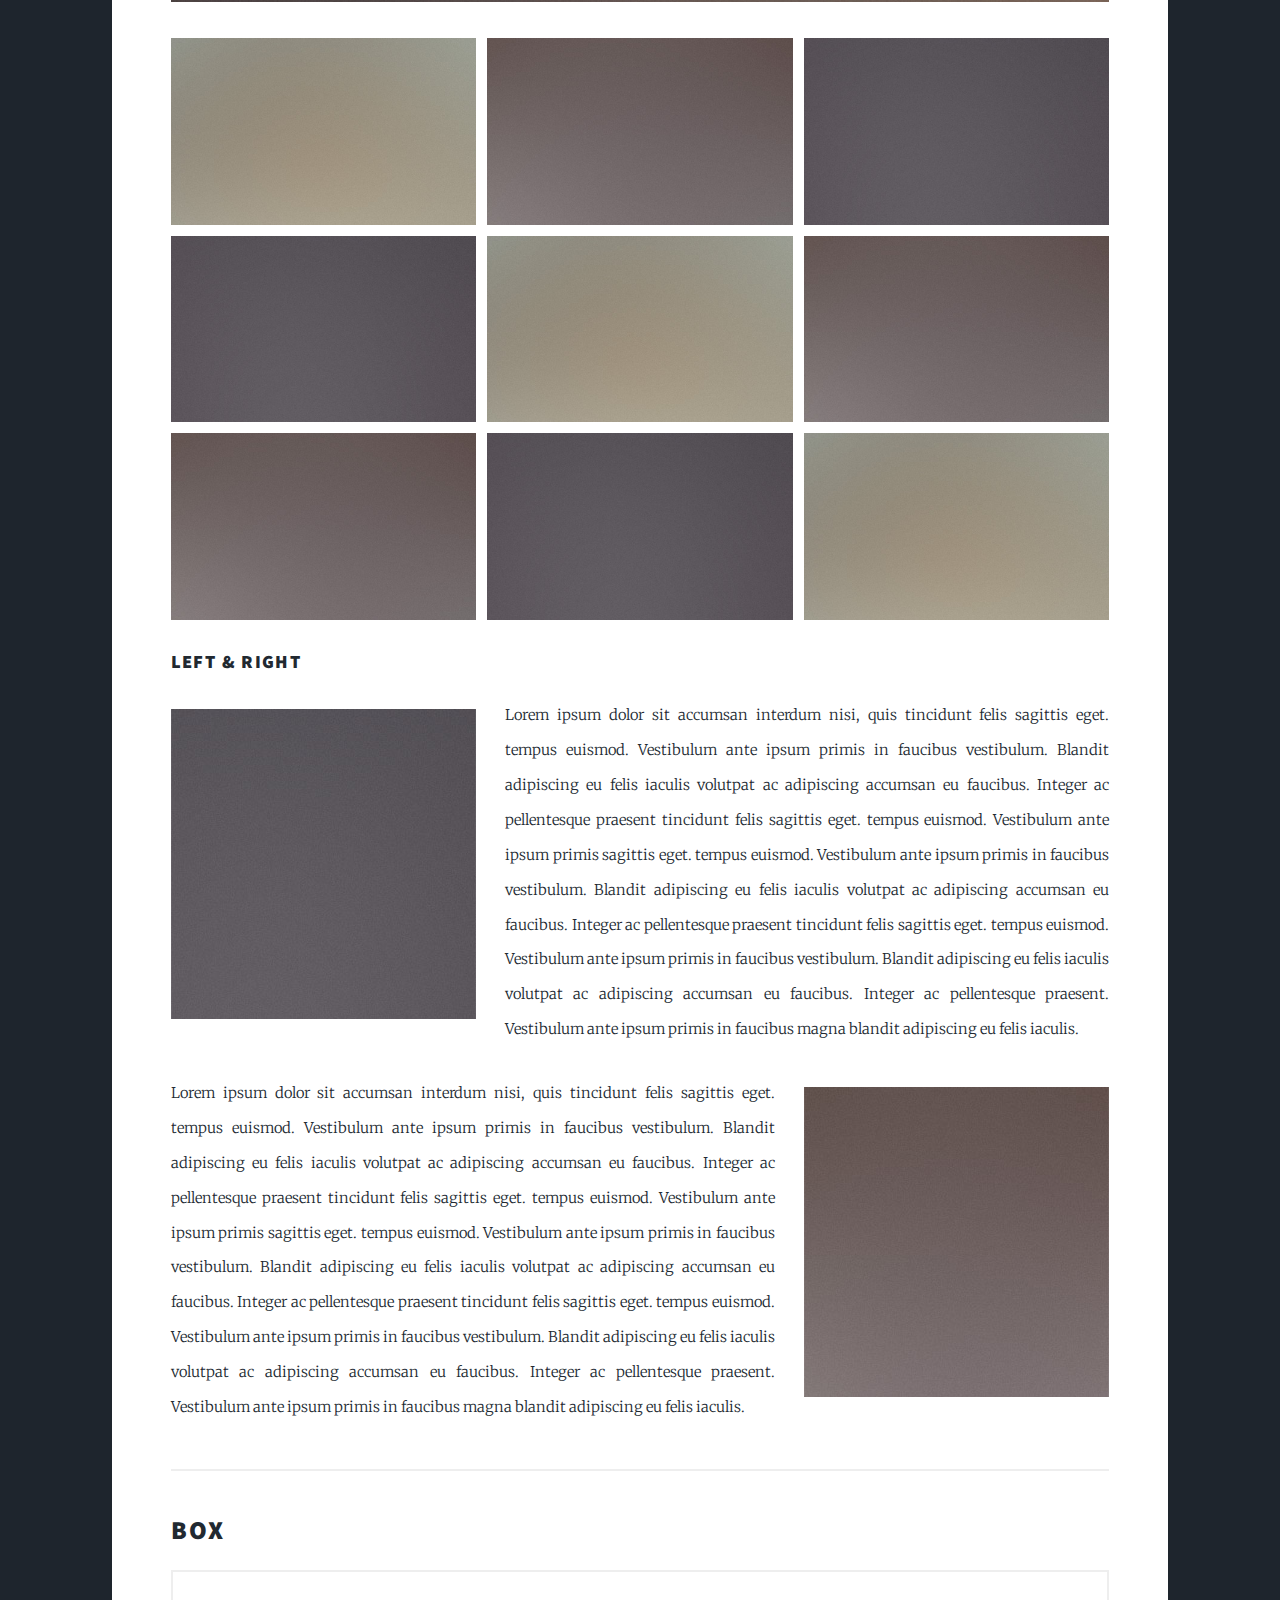
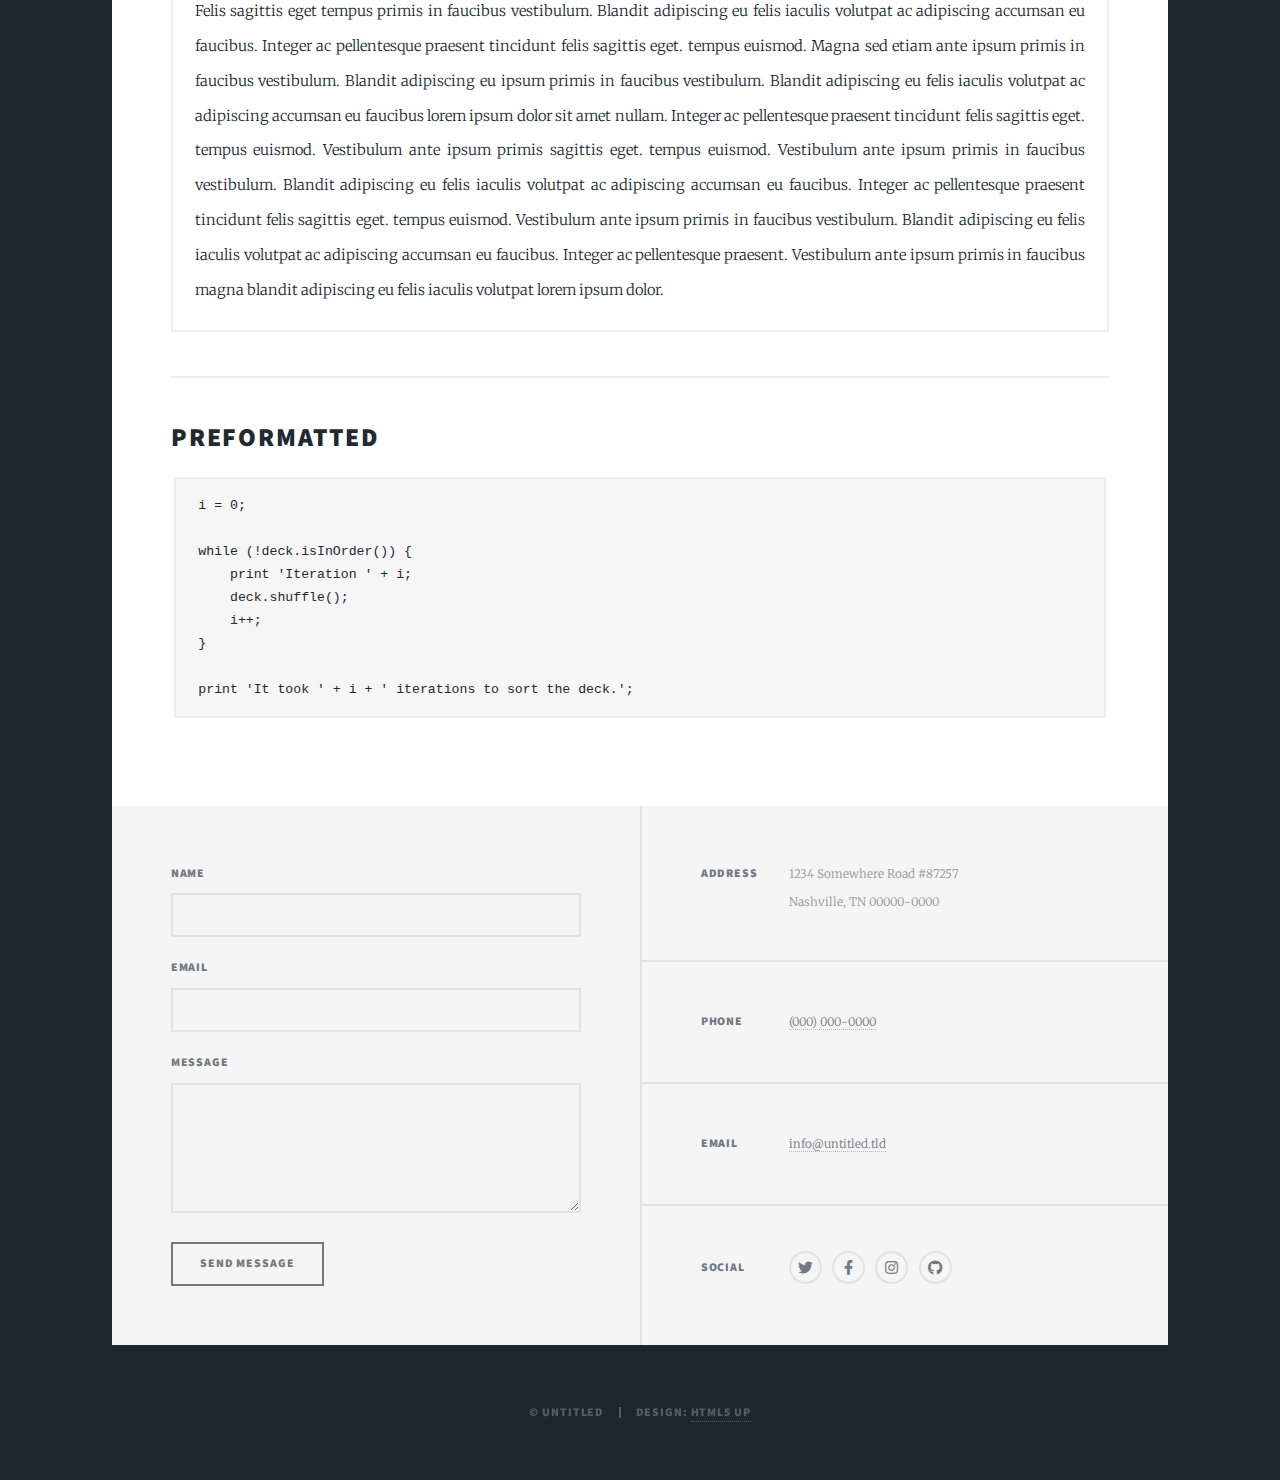
<file: elements.html>
<!DOCTYPE HTML>
<!--
	Massively by HTML5 UP
	html5up.net | @ajlkn
	Free for personal and commercial use under the CCA 3.0 license (html5up.net/license)
-->
<html>
	<head>
		<title>Elements Reference - Massively by HTML5 UP</title>
		<meta charset="utf-8" />
		<meta name="viewport" content="width=device-width, initial-scale=1, user-scalable=no" />
		<link rel="stylesheet" href="assets/css/main.css" />
		<noscript><link rel="stylesheet" href="assets/css/noscript.css" /></noscript>
	</head>
	<body class="is-preload">

		<!-- Wrapper -->
			<div id="wrapper">

				<!-- Header -->
					<header id="header">
						<a href="index.html" class="logo">Massively</a>
					</header>

				<!-- Nav -->
					<nav id="nav">
						<ul class="links">
							<li><a href="index.html">This is Massively</a></li>
							<li><a href="generic.html">Generic Page</a></li>
							<li class="active"><a href="elements.html">Elements Reference</a></li>
						</ul>
						<ul class="icons">
							<li><a href="#" class="icon brands fa-twitter"><span class="label">Twitter</span></a></li>
							<li><a href="#" class="icon brands fa-facebook-f"><span class="label">Facebook</span></a></li>
							<li><a href="#" class="icon brands fa-instagram"><span class="label">Instagram</span></a></li>
							<li><a href="#" class="icon brands fa-github"><span class="label">GitHub</span></a></li>
						</ul>
					</nav>

				<!-- Main -->
					<div id="main">

						<!-- Post -->
							<section class="post">
								<header class="major">
									<h1>Elements<br />
									Reference</h1>
								</header>

								<!-- Text stuff -->
									<h2>Text</h2>
									<p>This is <b>bold</b> and this is <strong>strong</strong>. This is <i>italic</i> and this is <em>emphasized</em>.
									This is <sup>superscript</sup> text and this is <sub>subscript</sub> text.
									This is <u>underlined</u> and this is code: <code>for (;;) { ... }</code>.
									Finally, this is a <a href="#">link</a>.</p>
									<hr />
									<h2>Heading Level 2</h2>
									<h3>Heading Level 3</h3>
									<h4>Heading Level 4</h4>
									<h5>Heading Level 5</h5>
									<h6>Heading Level 6</h6>
									<hr />
									<header>
										<h2>Heading with a Subtitle</h2>
										<p>Lorem ipsum dolor sit amet nullam id egestas urna aliquam</p>
									</header>
									<p>Nunc lacinia ante nunc ac lobortis. Interdum adipiscing gravida odio porttitor sem non mi integer non faucibus ornare mi ut ante amet placerat aliquet. Volutpat eu sed ante lacinia sapien lorem accumsan varius montes viverra nibh in adipiscing blandit tempus accumsan.</p>
									<header>
										<h3>Heading with a Subtitle</h3>
										<p>Lorem ipsum dolor sit amet nullam id egestas urna aliquam</p>
									</header>
									<p>Nunc lacinia ante nunc ac lobortis. Interdum adipiscing gravida odio porttitor sem non mi integer non faucibus ornare mi ut ante amet placerat aliquet. Volutpat eu sed ante lacinia sapien lorem accumsan varius montes viverra nibh in adipiscing blandit tempus accumsan.</p>
									<header>
										<h4>Heading with a Subtitle</h4>
										<p>Lorem ipsum dolor sit amet nullam id egestas urna aliquam</p>
									</header>
									<p>Nunc lacinia ante nunc ac lobortis. Interdum adipiscing gravida odio porttitor sem non mi integer non faucibus ornare mi ut ante amet placerat aliquet. Volutpat eu sed ante lacinia sapien lorem accumsan varius montes viverra nibh in adipiscing blandit tempus accumsan.</p>

									<hr />

								<!-- Lists -->
									<h2>Lists</h2>
									<div class="row">
										<div class="col-6 col-12-small">

											<h3>Unordered</h3>
											<ul>
												<li>Dolor pulvinar etiam.</li>
												<li>Sagittis lorem eleifend.</li>
												<li>Felis feugiat dolore viverra.</li>
												<li>Dolor pulvinar etiam.</li>
											</ul>

											<h3>Alternate</h3>
											<ul class="alt">
												<li>Dolor pulvinar etiam etiam.</li>
												<li>Sagittis adipiscing eleifend.</li>
												<li>Felis enim dolore viverra.</li>
												<li>Dolor pulvinar etiam etiam.</li>
											</ul>

										</div>
										<div class="col-6 col-12-small">

											<h3>Ordered</h3>
											<ol>
												<li>Dolor pulvinar etiam.</li>
												<li>Etiam vel felis at viverra.</li>
												<li>Felis enim feugiat magna.</li>
												<li>Etiam vel felis nullam.</li>
												<li>Felis enim et tempus.</li>
											</ol>

											<h3>Icons</h3>
											<ul class="icons">
												<li><a href="#" class="icon brands fa-twitter"><span class="label">Twitter</span></a></li>
												<li><a href="#" class="icon brands fa-facebook-f"><span class="label">Facebook</span></a></li>
												<li><a href="#" class="icon brands fa-instagram"><span class="label">Instagram</span></a></li>
												<li><a href="#" class="icon brands fa-github"><span class="label">Github</span></a></li>
												<li><a href="#" class="icon brands fa-dribbble"><span class="label">Dribbble</span></a></li>
											</ul>
											<ul class="icons alt">
												<li><a href="#" class="icon brands alt fa-twitter"><span class="label">Twitter</span></a></li>
												<li><a href="#" class="icon brands alt fa-facebook-f"><span class="label">Facebook</span></a></li>
												<li><a href="#" class="icon brands alt fa-instagram"><span class="label">Instagram</span></a></li>
												<li><a href="#" class="icon brands alt fa-github"><span class="label">Github</span></a></li>
												<li><a href="#" class="icon brands alt fa-dribbble"><span class="label">Dribbble</span></a></li>
											</ul>

										</div>
									</div>
									<h3>Definition</h3>
									<dl>
										<dt>Item 1</dt>
										<dd>
											<p>Lorem ipsum dolor vestibulum ante ipsum primis in faucibus vestibulum. Blandit adipiscing eu felis iaculis volutpat ac adipiscing accumsan eu faucibus. Integer ac pellentesque praesent.</p>
										</dd>
										<dt>Item 2</dt>
										<dd>
											<p>Lorem ipsum dolor vestibulum ante ipsum primis in faucibus vestibulum. Blandit adipiscing eu felis iaculis volutpat ac adipiscing accumsan eu faucibus. Integer ac pellentesque praesent.</p>
										</dd>
										<dt>Item 3</dt>
										<dd>
											<p>Lorem ipsum dolor vestibulum ante ipsum primis in faucibus vestibulum. Blandit adipiscing eu felis iaculis volutpat ac adipiscing accumsan eu faucibus. Integer ac pellentesque praesent.</p>
										</dd>
									</dl>

									<h3>Actions</h3>
									<ul class="actions">
										<li><a href="#" class="button primary">Primary</a></li>
										<li><a href="#" class="button">Default</a></li>
									</ul>
									<ul class="actions small">
										<li><a href="#" class="button primary small">Small</a></li>
										<li><a href="#" class="button small">Small</a></li>
									</ul>
									<div class="row">
										<div class="col-6 col-12-small">
											<ul class="actions stacked">
												<li><a href="#" class="button primary">Default</a></li>
												<li><a href="#" class="button">Default</a></li>
											</ul>
										</div>
										<div class="col-6 col-12-small">
											<ul class="actions stacked">
												<li><a href="#" class="button primary small">Small</a></li>
												<li><a href="#" class="button small">Small</a></li>
											</ul>
										</div>
									</div>
									<div class="row">
										<div class="col-6 col-12-small">
											<ul class="actions stacked">
												<li><a href="#" class="button primary fit">Default</a></li>
												<li><a href="#" class="button fit">Default</a></li>
											</ul>
										</div>
										<div class="col-6 col-12-small">
											<ul class="actions stacked">
												<li><a href="#" class="button primary small fit">Small</a></li>
												<li><a href="#" class="button small fit">Small</a></li>
											</ul>
										</div>
									</div>

									<hr />

								<!-- Blockquote -->
									<h2>Blockquote</h2>
									<blockquote>Fringilla nisl. Donec accumsan interdum nisi, quis tincidunt felis sagittis eget tempus euismod. Vestibulum ante ipsum primis in faucibus vestibulum. Blandit adipiscing eu felis iaculis volutpat ac adipiscing accumsan faucibus. Vestibulum ante ipsum primis in faucibus vestibulum. Blandit adipiscing eu felis.</blockquote>

									<hr />

								<!-- Table -->
									<h2>Table</h2>

									<h3>Default</h3>
									<div class="table-wrapper">
										<table>
											<thead>
												<tr>
													<th>Name</th>
													<th>Description</th>
													<th>Price</th>
												</tr>
											</thead>
											<tbody>
												<tr>
													<td>Item 1</td>
													<td>Ante turpis integer aliquet porttitor.</td>
													<td>29.99</td>
												</tr>
												<tr>
													<td>Item 2</td>
													<td>Vis ac commodo adipiscing arcu aliquet.</td>
													<td>19.99</td>
												</tr>
												<tr>
													<td>Item 3</td>
													<td> Morbi faucibus arcu accumsan lorem.</td>
													<td>29.99</td>
												</tr>
												<tr>
													<td>Item 4</td>
													<td>Vitae integer tempus condimentum.</td>
													<td>19.99</td>
												</tr>
												<tr>
													<td>Item 5</td>
													<td>Ante turpis integer aliquet porttitor.</td>
													<td>29.99</td>
												</tr>
											</tbody>
											<tfoot>
												<tr>
													<td colspan="2"></td>
													<td>100.00</td>
												</tr>
											</tfoot>
										</table>
									</div>

									<h3>Alternate</h3>
									<div class="table-wrapper">
										<table class="alt">
											<thead>
												<tr>
													<th>Name</th>
													<th>Description</th>
													<th>Price</th>
												</tr>
											</thead>
											<tbody>
												<tr>
													<td>Item 1</td>
													<td>Ante turpis integer aliquet porttitor.</td>
													<td>29.99</td>
												</tr>
												<tr>
													<td>Item 2</td>
													<td>Vis ac commodo adipiscing arcu aliquet.</td>
													<td>19.99</td>
												</tr>
												<tr>
													<td>Item 3</td>
													<td> Morbi faucibus arcu accumsan lorem.</td>
													<td>29.99</td>
												</tr>
												<tr>
													<td>Item 4</td>
													<td>Vitae integer tempus condimentum.</td>
													<td>19.99</td>
												</tr>
												<tr>
													<td>Item 5</td>
													<td>Ante turpis integer aliquet porttitor.</td>
													<td>29.99</td>
												</tr>
											</tbody>
											<tfoot>
												<tr>
													<td colspan="2"></td>
													<td>100.00</td>
												</tr>
											</tfoot>
										</table>
									</div>

									<hr />

								<!-- Buttons -->
									<h2>Buttons</h2>
									<ul class="actions">
										<li><a href="#" class="button primary">Primary</a></li>
										<li><a href="#" class="button">Default</a></li>
									</ul>
									<ul class="actions">
										<li><a href="#" class="button primary large">Large</a></li>
										<li><a href="#" class="button">Default</a></li>
										<li><a href="#" class="button small">Small</a></li>
									</ul>
									<ul class="actions fit">
										<li><a href="#" class="button primary fit">Fit</a></li>
										<li><a href="#" class="button fit">Fit</a></li>
									</ul>
									<ul class="actions fit small">
										<li><a href="#" class="button primary fit small">Fit + Small</a></li>
										<li><a href="#" class="button fit small">Fit + Small</a></li>
									</ul>
									<ul class="actions">
										<li><a href="#" class="button primary icon solid fa-search">Icon</a></li>
										<li><a href="#" class="button icon solid fa-download">Icon</a></li>
									</ul>
									<ul class="actions">
										<li><span class="button primary disabled">Primary</span></li>
										<li><span class="button disabled">Default</span></li>
									</ul>

									<hr />

								<!-- Form -->
									<h2>Form</h2>

									<form method="post" action="#">
										<div class="row gtr-uniform">
											<div class="col-6 col-12-xsmall">
												<input type="text" name="demo-name" id="demo-name" value="" placeholder="Name" />
											</div>
											<div class="col-6 col-12-xsmall">
												<input type="email" name="demo-email" id="demo-email" value="" placeholder="Email" />
											</div>
											<!-- Break -->
											<div class="col-12">
												<select name="demo-category" id="demo-category">
													<option value="">- Category -</option>
													<option value="1">Manufacturing</option>
													<option value="1">Shipping</option>
													<option value="1">Administration</option>
													<option value="1">Human Resources</option>
												</select>
											</div>
											<!-- Break -->
											<div class="col-4 col-12-small">
												<input type="radio" id="demo-priority-low" name="demo-priority" checked>
												<label for="demo-priority-low">Low</label>
											</div>
											<div class="col-4 col-12-small">
												<input type="radio" id="demo-priority-normal" name="demo-priority">
												<label for="demo-priority-normal">Normal</label>
											</div>
											<div class="col-4 col-12-small">
												<input type="radio" id="demo-priority-high" name="demo-priority">
												<label for="demo-priority-high">High</label>
											</div>
											<!-- Break -->
											<div class="col-6 col-12-small">
												<input type="checkbox" id="demo-copy" name="demo-copy">
												<label for="demo-copy">Email me a copy</label>
											</div>
											<div class="col-6 col-12-small">
												<input type="checkbox" id="demo-human" name="demo-human" checked>
												<label for="demo-human">I am a human</label>
											</div>
											<!-- Break -->
											<div class="col-12">
												<textarea name="demo-message" id="demo-message" placeholder="Enter your message" rows="6"></textarea>
											</div>
											<!-- Break -->
											<div class="col-12">
												<ul class="actions">
													<li><input type="submit" value="Send Message" class="primary" /></li>
													<li><input type="reset" value="Reset" /></li>
												</ul>
											</div>
										</div>
									</form>

									<hr />

								<!-- Image -->
									<h2>Image</h2>

									<h3>Fit</h3>
									<span class="image fit"><img src="images/pic01.jpg" alt="" /></span>
									<div class="box alt">
										<div class="row gtr-50 gtr-uniform">
											<div class="col-4"><span class="image fit"><img src="images/pic02.jpg" alt="" /></span></div>
											<div class="col-4"><span class="image fit"><img src="images/pic03.jpg" alt="" /></span></div>
											<div class="col-4"><span class="image fit"><img src="images/pic04.jpg" alt="" /></span></div>
											<!-- Break -->
											<div class="col-4"><span class="image fit"><img src="images/pic04.jpg" alt="" /></span></div>
											<div class="col-4"><span class="image fit"><img src="images/pic02.jpg" alt="" /></span></div>
											<div class="col-4"><span class="image fit"><img src="images/pic03.jpg" alt="" /></span></div>
											<!-- Break -->
											<div class="col-4"><span class="image fit"><img src="images/pic03.jpg" alt="" /></span></div>
											<div class="col-4"><span class="image fit"><img src="images/pic04.jpg" alt="" /></span></div>
											<div class="col-4"><span class="image fit"><img src="images/pic02.jpg" alt="" /></span></div>
										</div>
									</div>

									<h3>Left &amp; Right</h3>
									<p><span class="image left"><img src="images/pic08.jpg" alt="" /></span>Lorem ipsum dolor sit accumsan interdum nisi, quis tincidunt felis sagittis eget. tempus euismod. Vestibulum ante ipsum primis in faucibus vestibulum. Blandit adipiscing eu felis iaculis volutpat ac adipiscing accumsan eu faucibus. Integer ac pellentesque praesent tincidunt felis sagittis eget. tempus euismod. Vestibulum ante ipsum primis sagittis eget. tempus euismod. Vestibulum ante ipsum primis in faucibus vestibulum. Blandit adipiscing eu felis iaculis volutpat ac adipiscing accumsan eu faucibus. Integer ac pellentesque praesent tincidunt felis sagittis eget. tempus euismod. Vestibulum ante ipsum primis in faucibus vestibulum. Blandit adipiscing eu felis iaculis volutpat ac adipiscing accumsan eu faucibus. Integer ac pellentesque praesent. Vestibulum ante ipsum primis in faucibus magna blandit adipiscing eu felis iaculis.</p>
									<p><span class="image right"><img src="images/pic09.jpg" alt="" /></span>Lorem ipsum dolor sit accumsan interdum nisi, quis tincidunt felis sagittis eget. tempus euismod. Vestibulum ante ipsum primis in faucibus vestibulum. Blandit adipiscing eu felis iaculis volutpat ac adipiscing accumsan eu faucibus. Integer ac pellentesque praesent tincidunt felis sagittis eget. tempus euismod. Vestibulum ante ipsum primis sagittis eget. tempus euismod. Vestibulum ante ipsum primis in faucibus vestibulum. Blandit adipiscing eu felis iaculis volutpat ac adipiscing accumsan eu faucibus. Integer ac pellentesque praesent tincidunt felis sagittis eget. tempus euismod. Vestibulum ante ipsum primis in faucibus vestibulum. Blandit adipiscing eu felis iaculis volutpat ac adipiscing accumsan eu faucibus. Integer ac pellentesque praesent. Vestibulum ante ipsum primis in faucibus magna blandit adipiscing eu felis iaculis.</p>

									<hr />

								<!-- Box -->
									<h2>Box</h2>
									<div class="box">
										<p>Felis sagittis eget tempus primis in faucibus vestibulum. Blandit adipiscing eu felis iaculis volutpat ac adipiscing accumsan eu faucibus. Integer ac pellentesque praesent tincidunt felis sagittis eget. tempus euismod. Magna sed etiam ante ipsum primis in faucibus vestibulum. Blandit adipiscing eu ipsum primis in faucibus vestibulum. Blandit adipiscing eu felis iaculis volutpat ac adipiscing accumsan eu faucibus lorem ipsum dolor sit amet nullam. Integer ac pellentesque praesent tincidunt felis sagittis eget. tempus euismod. Vestibulum ante ipsum primis sagittis eget. tempus euismod. Vestibulum ante ipsum primis in faucibus vestibulum. Blandit adipiscing eu felis iaculis volutpat ac adipiscing accumsan eu faucibus. Integer ac pellentesque praesent tincidunt felis sagittis eget. tempus euismod. Vestibulum ante ipsum primis in faucibus vestibulum. Blandit adipiscing eu felis iaculis volutpat ac adipiscing accumsan eu faucibus. Integer ac pellentesque praesent. Vestibulum ante ipsum primis in faucibus magna blandit adipiscing eu felis iaculis volutpat lorem ipsum dolor.</p>
									</div>

									<hr />

								<!-- Preformatted Code -->
									<h2>Preformatted</h2>
									<pre><code>i = 0;

while (!deck.isInOrder()) {
    print 'Iteration ' + i;
    deck.shuffle();
    i++;
}

print 'It took ' + i + ' iterations to sort the deck.';
</code></pre>

							</section>

					</div>

				<!-- Footer -->
					<footer id="footer">
						<section>
							<form method="post" action="#">
								<div class="fields">
									<div class="field">
										<label for="name">Name</label>
										<input type="text" name="name" id="name" />
									</div>
									<div class="field">
										<label for="email">Email</label>
										<input type="text" name="email" id="email" />
									</div>
									<div class="field">
										<label for="message">Message</label>
										<textarea name="message" id="message" rows="3"></textarea>
									</div>
								</div>
								<ul class="actions">
									<li><input type="submit" value="Send Message" /></li>
								</ul>
							</form>
						</section>
						<section class="split contact">
							<section class="alt">
								<h3>Address</h3>
								<p>1234 Somewhere Road #87257<br />
								Nashville, TN 00000-0000</p>
							</section>
							<section>
								<h3>Phone</h3>
								<p><a href="#">(000) 000-0000</a></p>
							</section>
							<section>
								<h3>Email</h3>
								<p><a href="#">info@untitled.tld</a></p>
							</section>
							<section>
								<h3>Social</h3>
								<ul class="icons alt">
									<li><a href="#" class="icon brands alt fa-twitter"><span class="label">Twitter</span></a></li>
									<li><a href="#" class="icon brands alt fa-facebook-f"><span class="label">Facebook</span></a></li>
									<li><a href="#" class="icon brands alt fa-instagram"><span class="label">Instagram</span></a></li>
									<li><a href="#" class="icon brands alt fa-github"><span class="label">GitHub</span></a></li>
								</ul>
							</section>
						</section>
					</footer>

				<!-- Copyright -->
					<div id="copyright">
						<ul><li>&copy; Untitled</li><li>Design: <a href="https://html5up.net">HTML5 UP</a></li></ul>
					</div>

			</div>

		<!-- Scripts -->
			<script src="assets/js/jquery.min.js"></script>
			<script src="assets/js/jquery.scrollex.min.js"></script>
			<script src="assets/js/jquery.scrolly.min.js"></script>
			<script src="assets/js/browser.min.js"></script>
			<script src="assets/js/breakpoints.min.js"></script>
			<script src="assets/js/util.js"></script>
			<script src="assets/js/main.js"></script>

	</body>
</html>
</file>
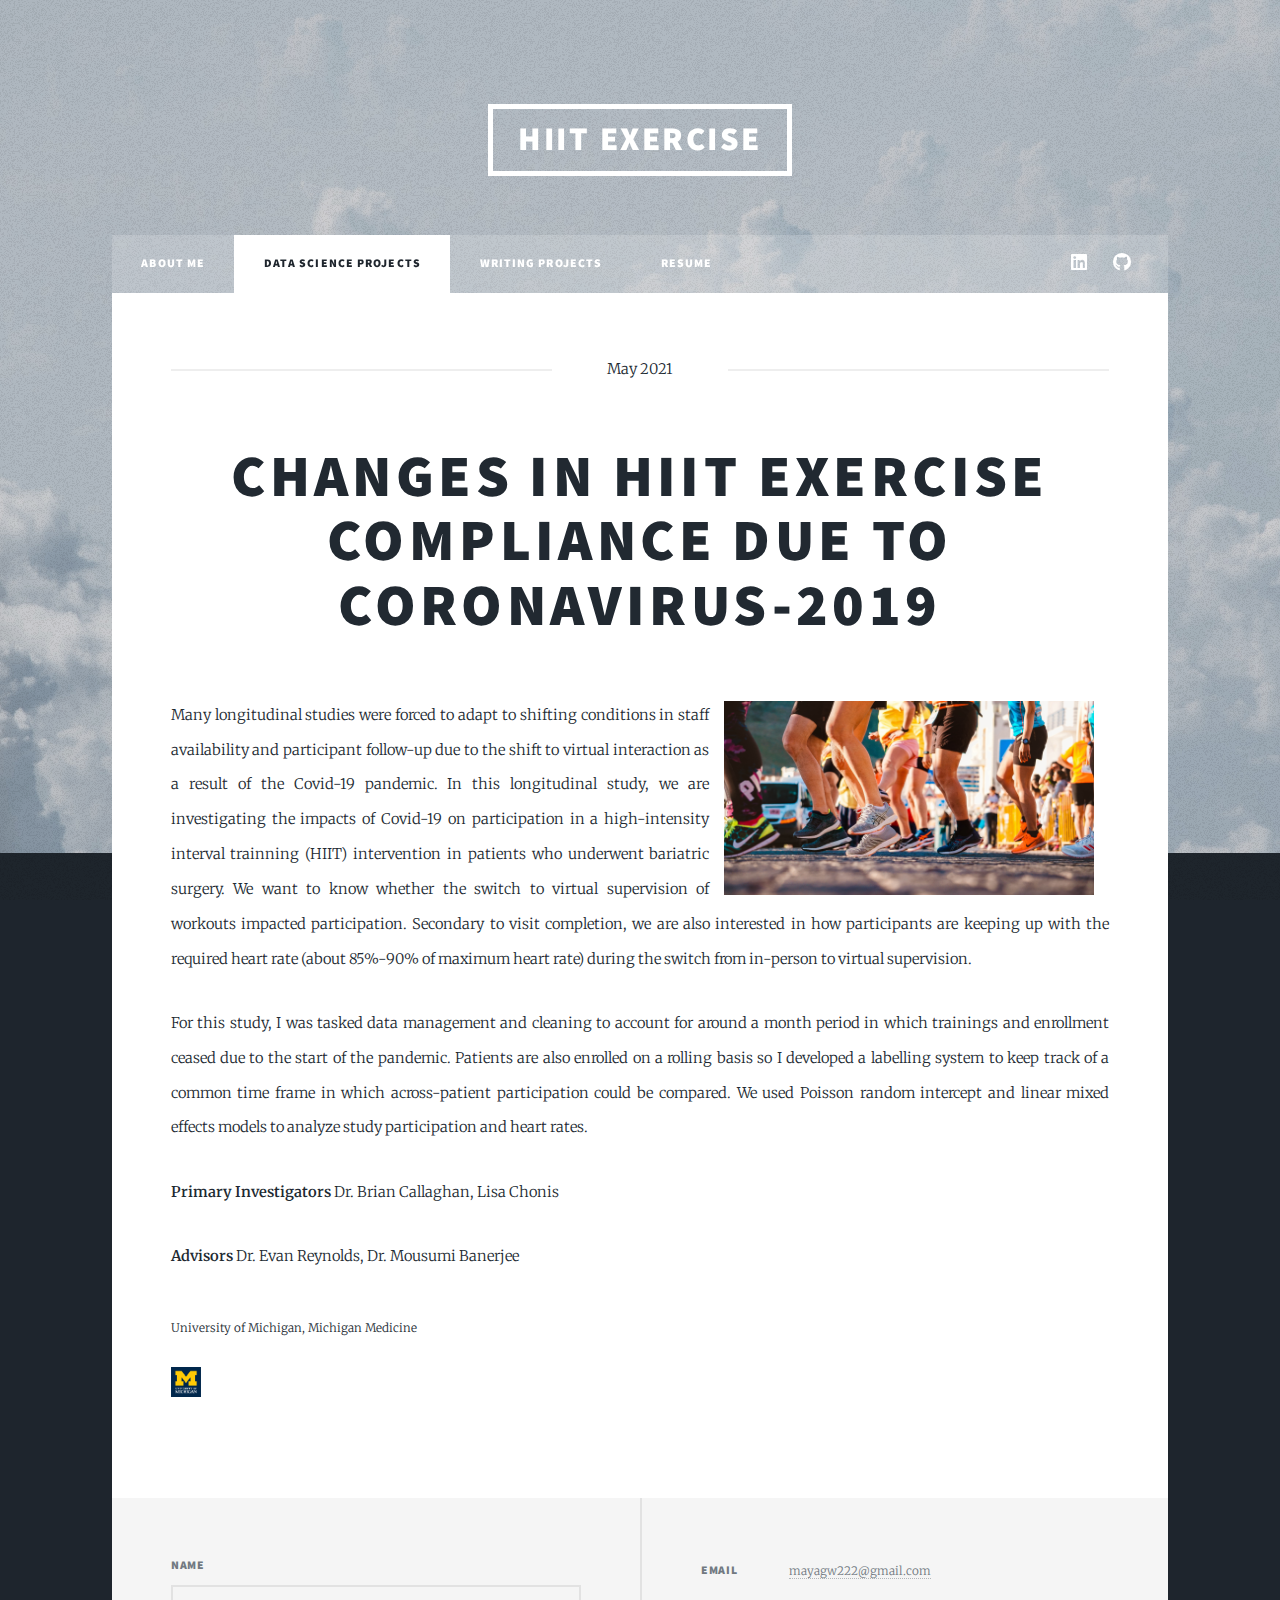
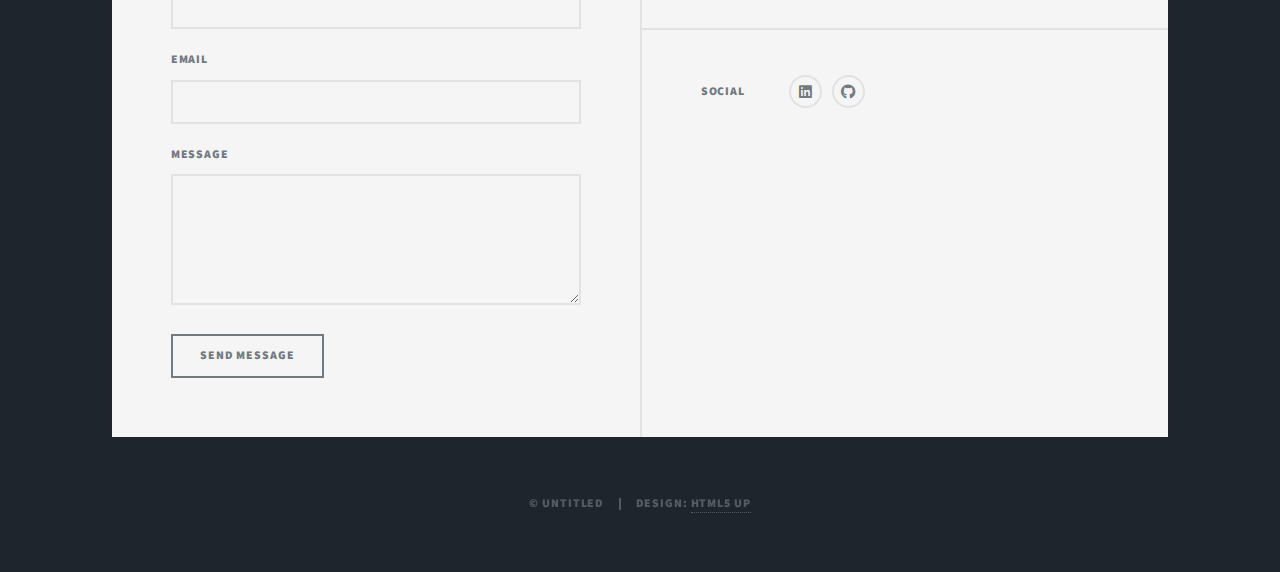
<file: hiit_study.html>
<!DOCTYPE HTML>
<!--
	Massively by HTML5 UP
	html5up.net | @ajlkn
	Free for personal and commercial use under the CCA 3.0 license (html5up.net/license)
-->
<html>
	<head>
		<title>Changes in Number of Completed HIIT Exercise Visits due to Coronavirus-2019</title>
		<meta charset="utf-8" />
		<meta name="viewport" content="width=device-width, initial-scale=1, user-scalable=no" />
		<link rel="stylesheet" href="assets/css/main.css" />
		<noscript><link rel="stylesheet" href="assets/css/noscript.css" /></noscript>
	</head>
	<body class="is-preload">

		<!-- Wrapper -->
			<div id="wrapper">

				<!-- Header -->
					<header id="header">
						<a href="projects.html" class="logo">HIIT Exercise</a>
					</header>

				<!-- Nav -->
					<nav id="nav">
						<ul class="links">
							<li><a href="index.html"> About Me</a></li>
							<li class="active"><a href="projects.html">Data Science Projects</a></li>
							<li><a href="writing_projects.html">Writing Projects</a></li>
							<li><a href="elements.html">Resume</a></li>
							<!-- <li><a href="japanese.html">にほんご</a></li> -->
						</ul>
						<ul class="icons">
							<li><a href="https://linkedin.com/in/mayawatanabe" class="icon brands fa-linkedin"><span class="label">LinkedIn</span></a></li>
							<!--<li><a href="#" class="icon brands fa-facebook-f"><span class="label">Facebook</span></a></li>
							<li><a href="#" class="icon brands fa-instagram"><span class="label">Instagram</span></a></li> -->
							<li><a href="https://github.com/my-wt" class="icon brands fa-github"><span class="label">GitHub</span></a></li>
						</ul>
					</nav>

				<!-- Main -->
					<div id="main">

						<!-- Post -->
							<section class="post">
								<header class="major">
									<span class="date">May 2021</span>
									<h1>Changes in HIIT Exercise Compliance due to Coronavirus-2019</h1>
								</header>
								<p> <img style="float:right; padding:3px 15px 3px 15px;" src="images/hiit_study.jpg" width="400" height="200"/>

								Many longitudinal studies were forced to adapt to shifting conditions in
								staff availability and participant follow-up due to the shift to virtual
								interaction as a result of the Covid-19 pandemic. In this longitudinal study,
								we are investigating the impacts of Covid-19 on participation in a high-intensity
								interval trainning (HIIT) intervention in patients who underwent bariatric surgery.
								We want to know whether the switch to virtual supervision of workouts impacted
								participation. Secondary to visit completion, we are also interested in how
								participants are keeping up with the required heart rate (about 85%-90% of maximum
								heart rate) during the switch from in-person to virtual supervision.
								</p> 
								<p>
								For this study, I was tasked data management and cleaning to account for around
								a month period in which trainings and enrollment ceased due to the start of the pandemic.
								Patients are also enrolled on a rolling basis so I developed a labelling system to 
								keep track of a common time frame in which across-patient participation could be compared.
								We used Poisson random intercept and linear mixed effects models to analyze study participation
								and heart rates.
								</p>
								
								
								<p><b>Primary Investigators</b> Dr. Brian Callaghan, Lisa Chonis</p>
								<p><b>Advisors</b> Dr. Evan Reynolds, Dr. Mousumi Banerjee</p>
								<p><sub>University of Michigan, Michigan Medicine</sub></p>
								<p><img src="images/umich_logo.png" width="30" height="30"/></p>
							</section>

					</div>

				<!-- Footer -->
					<footer id="footer">
						<section>
							<form method="post" action="#">
								<div class="fields">
									<div class="field">
										<label for="name">Name</label>
										<input type="text" name="name" id="name" />
									</div>
									<div class="field">
										<label for="email">Email</label>
										<input type="text" name="email" id="email" />
									</div>
									<div class="field">
										<label for="message">Message</label>
										<textarea name="message" id="message" rows="3"></textarea>
									</div>
								</div>
								<ul class="actions">
									<li><input type="submit" value="Send Message" /></li>
								</ul>
							</form>
						</section>
						<section class="split contact">
							<section>
								<h3>Email</h3>
								<p><a href="#">mayagw222@gmail.com</a></p>
							</section>
							<section>
								<h3>Social</h3>
								<ul class="icons alt">
									<li><a href="https://linkedin.com/in/mayawatanabe" class="icon brands fa-linkedin"><span class="label">LinkedIn</span></a></li>
									<!--<li><a href="#" class="icon brands fa-facebook-f"><span class="label">Facebook</span></a></li>
									<li><a href="#" class="icon brands fa-instagram"><span class="label">Instagram</span></a></li> -->
									<li><a href="https://github.com/my-wt" class="icon brands fa-github"><span class="label">GitHub</span></a></li>
								</ul>
							</section>
						</section>
					</footer>

				<!-- Copyright -->
					<div id="copyright">
						<ul><li>&copy; Untitled</li><li>Design: <a href="https://html5up.net">HTML5 UP</a></li></ul>
					</div>

			</div>

		<!-- Scripts -->
			<script src="assets/js/jquery.min.js"></script>
			<script src="assets/js/jquery.scrollex.min.js"></script>
			<script src="assets/js/jquery.scrolly.min.js"></script>
			<script src="assets/js/browser.min.js"></script>
			<script src="assets/js/breakpoints.min.js"></script>
			<script src="assets/js/util.js"></script>
			<script src="assets/js/main.js"></script>

	</body>
</html>
</file>
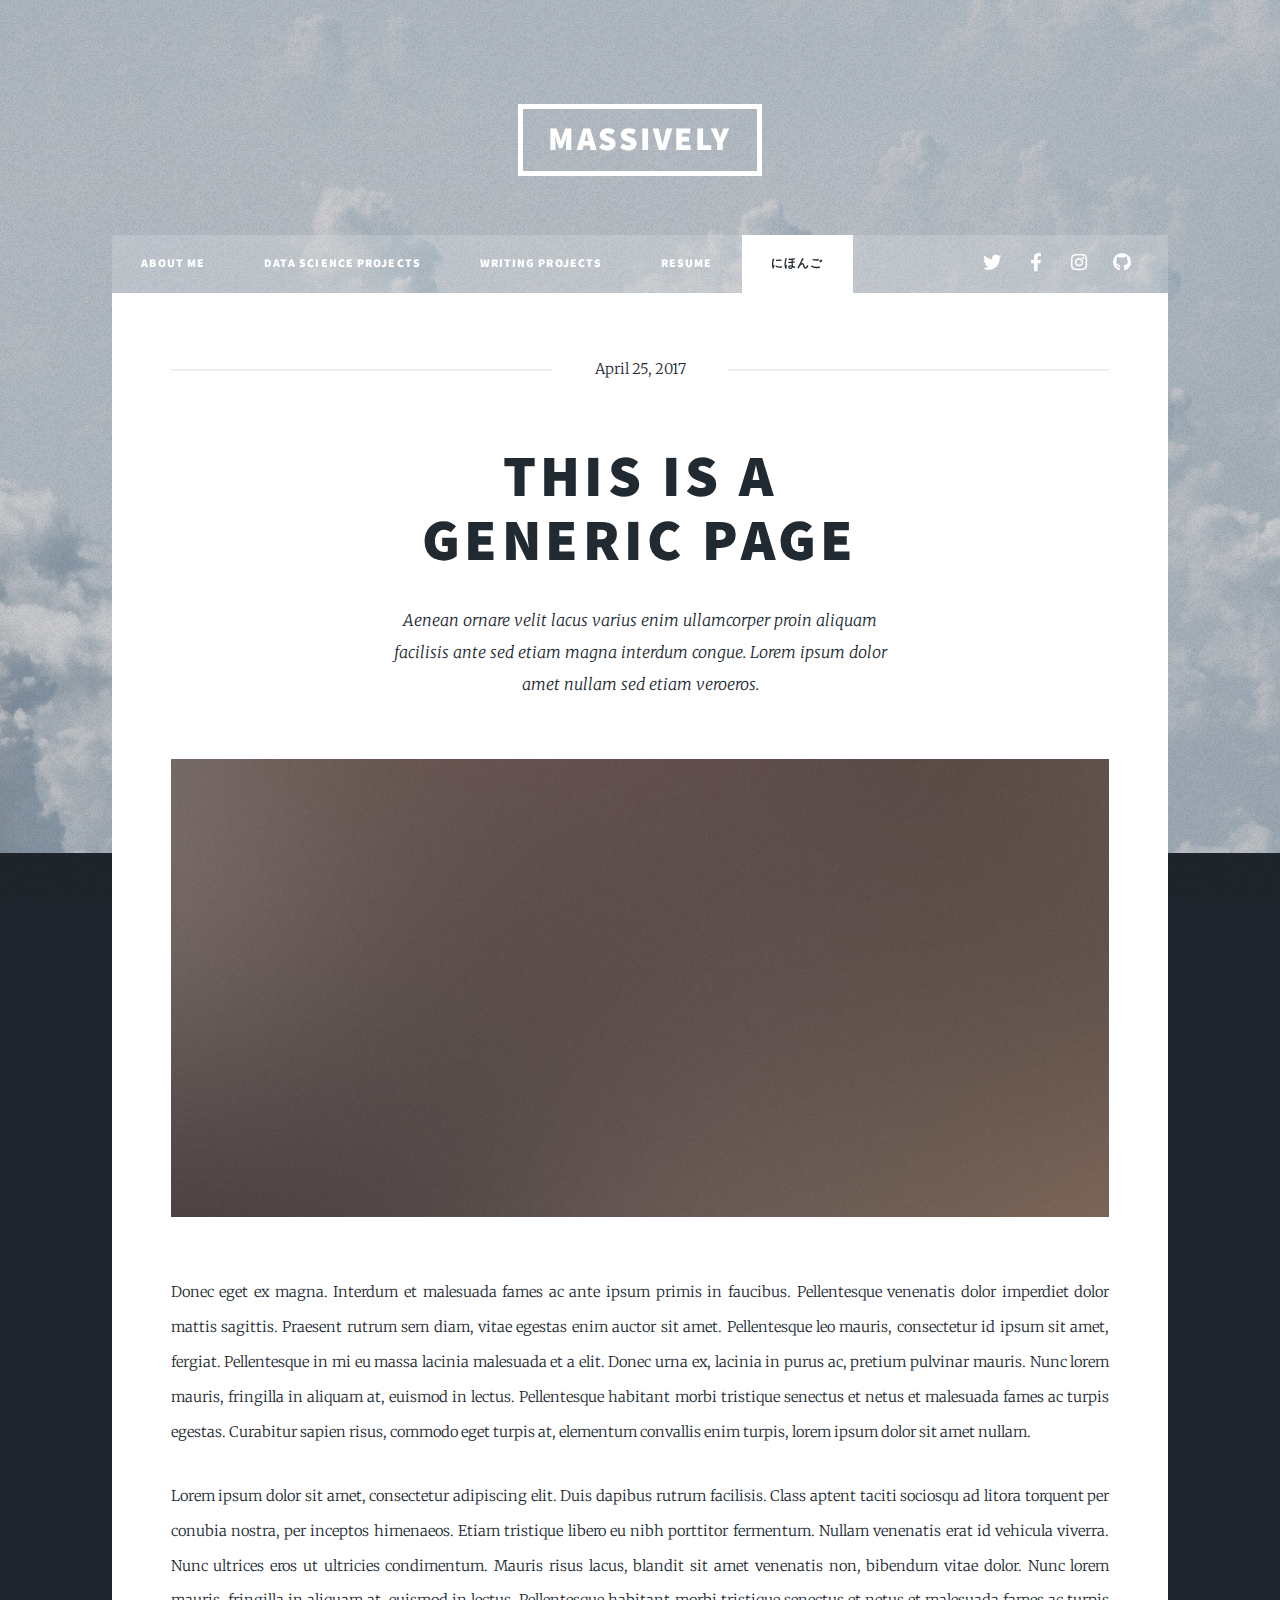
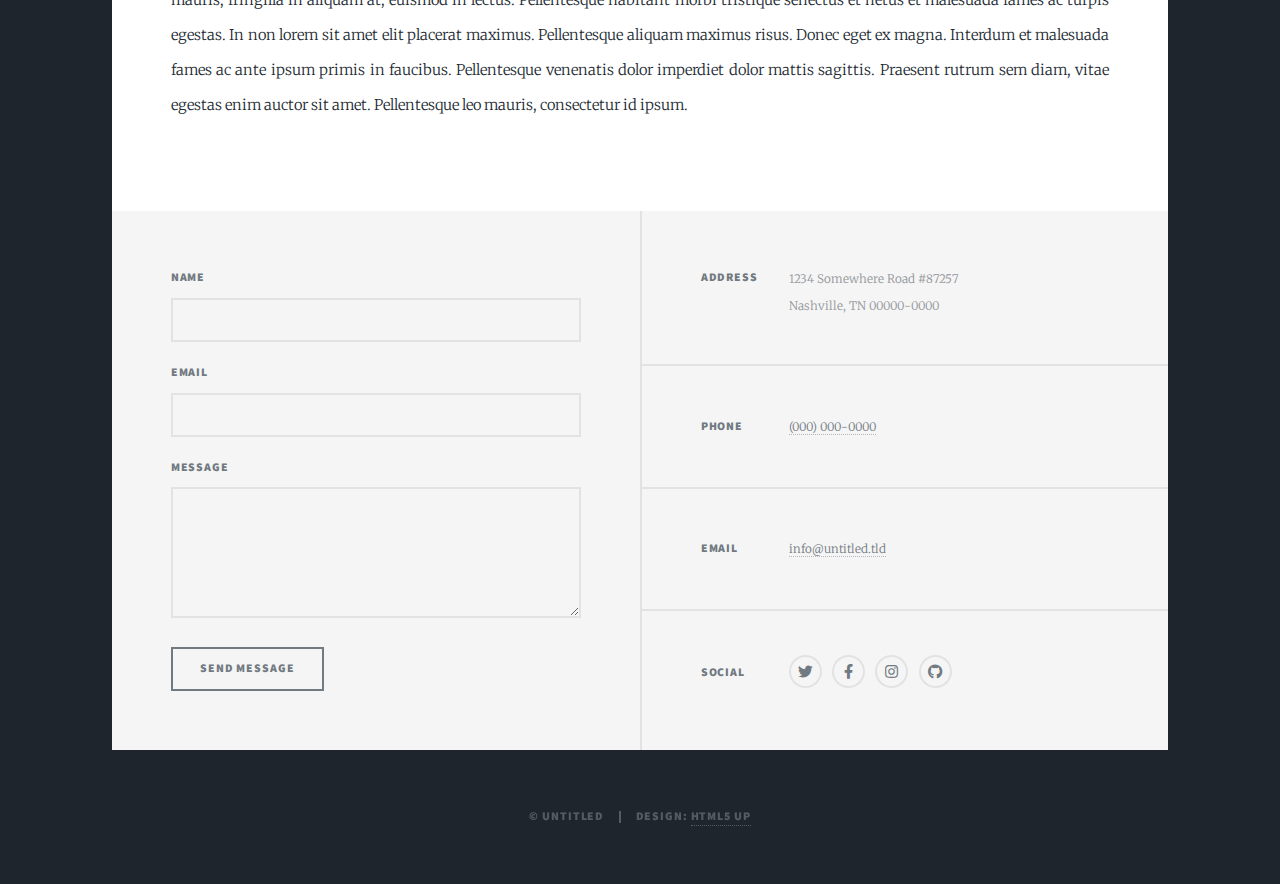
<file: japanese.html>
<!DOCTYPE HTML>
<!--
	Massively by HTML5 UP
	html5up.net | @ajlkn
	Free for personal and commercial use under the CCA 3.0 license (html5up.net/license)
-->
<html>
	<head>
		<title>Generic Page - Massively by HTML5 UP</title>
		<meta charset="utf-8" />
		<meta name="viewport" content="width=device-width, initial-scale=1, user-scalable=no" />
		<link rel="stylesheet" href="assets/css/main.css" />
		<noscript><link rel="stylesheet" href="assets/css/noscript.css" /></noscript>
	</head>
	<body class="is-preload">

		<!-- Wrapper -->
			<div id="wrapper">

				<!-- Header -->
					<header id="header">
						<a href="index.html" class="logo">Massively</a>
					</header>

				<!-- Nav -->
					<nav id="nav">
						<ul class="links">
							<li><a href="index.html">About Me</a></li>
							<li><a href="projects.html">Data Science Projects</a></li>
							<li><a href="writing_projects.html">Writing Projects</a></li>
							<li><a href="elements.html">Resume</a></li>
							<li class="active"><a href="japanese.html">にほんご</a></li>
						</ul>
						<ul class="icons">
							<li><a href="#" class="icon brands fa-twitter"><span class="label">Twitter</span></a></li>
							<li><a href="#" class="icon brands fa-facebook-f"><span class="label">Facebook</span></a></li>
							<li><a href="#" class="icon brands fa-instagram"><span class="label">Instagram</span></a></li>
							<li><a href="#" class="icon brands fa-github"><span class="label">GitHub</span></a></li>
						</ul>
					</nav>

				<!-- Main -->
					<div id="main">

						<!-- Post -->
							<section class="post">
								<header class="major">
									<span class="date">April 25, 2017</span>
									<h1>This is a<br />
									Generic Page</h1>
									<p>Aenean ornare velit lacus varius enim ullamcorper proin aliquam<br />
									facilisis ante sed etiam magna interdum congue. Lorem ipsum dolor<br />
									amet nullam sed etiam veroeros.</p>
								</header>
								<div class="image main"><img src="images/pic01.jpg" alt="" /></div>
								<p>Donec eget ex magna. Interdum et malesuada fames ac ante ipsum primis in faucibus. Pellentesque venenatis dolor imperdiet dolor mattis sagittis. Praesent rutrum sem diam, vitae egestas enim auctor sit amet. Pellentesque leo mauris, consectetur id ipsum sit amet, fergiat. Pellentesque in mi eu massa lacinia malesuada et a elit. Donec urna ex, lacinia in purus ac, pretium pulvinar mauris. Nunc lorem mauris, fringilla in aliquam at, euismod in lectus. Pellentesque habitant morbi tristique senectus et netus et malesuada fames ac turpis egestas. Curabitur sapien risus, commodo eget turpis at, elementum convallis enim turpis, lorem ipsum dolor sit amet nullam.</p>
								<p>Lorem ipsum dolor sit amet, consectetur adipiscing elit. Duis dapibus rutrum facilisis. Class aptent taciti sociosqu ad litora torquent per conubia nostra, per inceptos himenaeos. Etiam tristique libero eu nibh porttitor fermentum. Nullam venenatis erat id vehicula viverra. Nunc ultrices eros ut ultricies condimentum. Mauris risus lacus, blandit sit amet venenatis non, bibendum vitae dolor. Nunc lorem mauris, fringilla in aliquam at, euismod in lectus. Pellentesque habitant morbi tristique senectus et netus et malesuada fames ac turpis egestas. In non lorem sit amet elit placerat maximus. Pellentesque aliquam maximus risus. Donec eget ex magna. Interdum et malesuada fames ac ante ipsum primis in faucibus. Pellentesque venenatis dolor imperdiet dolor mattis sagittis. Praesent rutrum sem diam, vitae egestas enim auctor sit amet. Pellentesque leo mauris, consectetur id ipsum.</p>
							</section>

					</div>

				<!-- Footer -->
					<footer id="footer">
						<section>
							<form method="post" action="#">
								<div class="fields">
									<div class="field">
										<label for="name">Name</label>
										<input type="text" name="name" id="name" />
									</div>
									<div class="field">
										<label for="email">Email</label>
										<input type="text" name="email" id="email" />
									</div>
									<div class="field">
										<label for="message">Message</label>
										<textarea name="message" id="message" rows="3"></textarea>
									</div>
								</div>
								<ul class="actions">
									<li><input type="submit" value="Send Message" /></li>
								</ul>
							</form>
						</section>
						<section class="split contact">
							<section class="alt">
								<h3>Address</h3>
								<p>1234 Somewhere Road #87257<br />
								Nashville, TN 00000-0000</p>
							</section>
							<section>
								<h3>Phone</h3>
								<p><a href="#">(000) 000-0000</a></p>
							</section>
							<section>
								<h3>Email</h3>
								<p><a href="#">info@untitled.tld</a></p>
							</section>
							<section>
								<h3>Social</h3>
								<ul class="icons alt">
									<li><a href="#" class="icon brands alt fa-twitter"><span class="label">Twitter</span></a></li>
									<li><a href="#" class="icon brands alt fa-facebook-f"><span class="label">Facebook</span></a></li>
									<li><a href="#" class="icon brands alt fa-instagram"><span class="label">Instagram</span></a></li>
									<li><a href="#" class="icon brands alt fa-github"><span class="label">GitHub</span></a></li>
								</ul>
							</section>
						</section>
					</footer>

				<!-- Copyright -->
					<div id="copyright">
						<ul><li>&copy; Untitled</li><li>Design: <a href="https://html5up.net">HTML5 UP</a></li></ul>
					</div>

			</div>

		<!-- Scripts -->
			<script src="assets/js/jquery.min.js"></script>
			<script src="assets/js/jquery.scrollex.min.js"></script>
			<script src="assets/js/jquery.scrolly.min.js"></script>
			<script src="assets/js/browser.min.js"></script>
			<script src="assets/js/breakpoints.min.js"></script>
			<script src="assets/js/util.js"></script>
			<script src="assets/js/main.js"></script>

	</body>
</html>
</file>
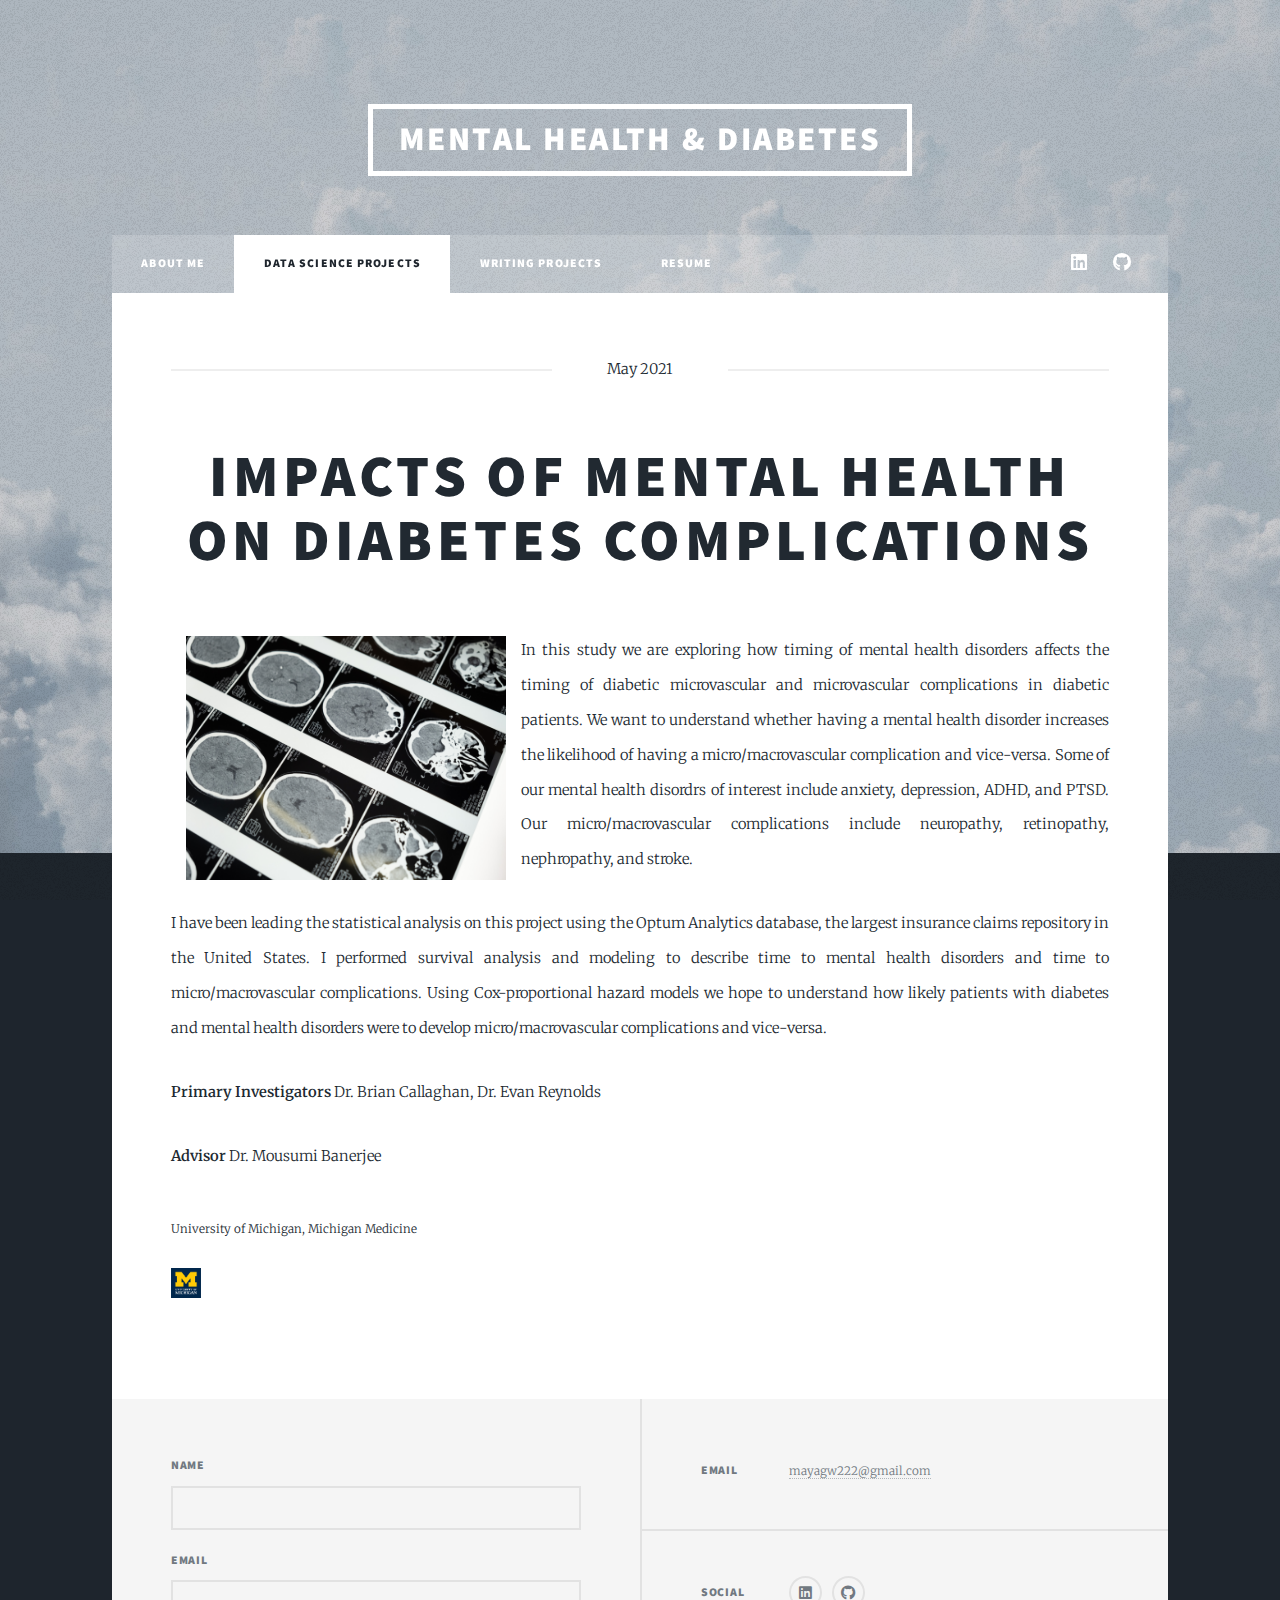
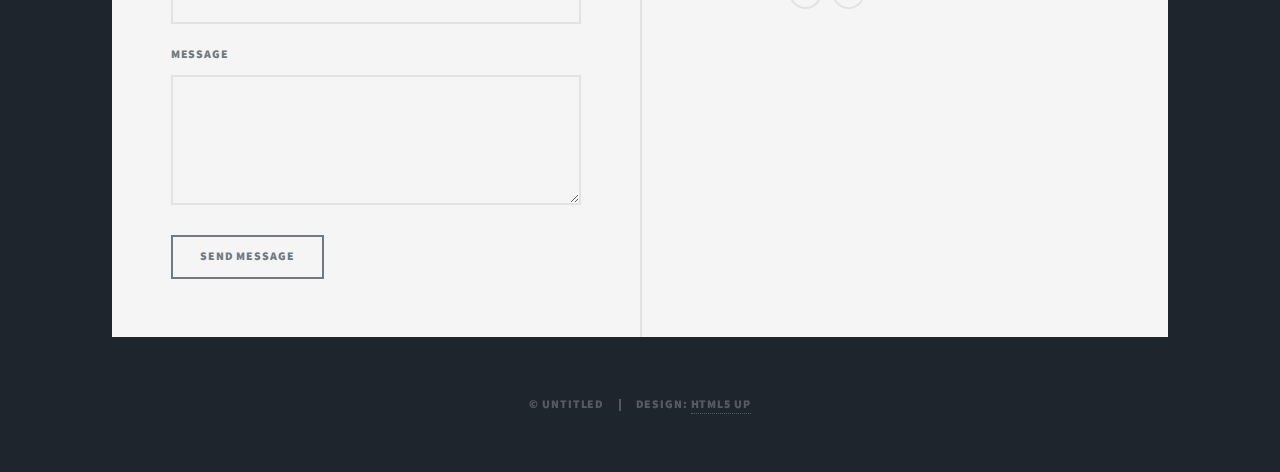
<file: jdrf_mhealth.html>
<!DOCTYPE HTML>
<!--
	Massively by HTML5 UP
	html5up.net | @ajlkn
	Free for personal and commercial use under the CCA 3.0 license (html5up.net/license)
-->
<html>
	<head>
		<title>Impacts of Mental Health on Diabetes Complications</title>
		<meta charset="utf-8" />
		<meta name="viewport" content="width=device-width, initial-scale=1, user-scalable=no" />
		<link rel="stylesheet" href="assets/css/main.css" />
		<noscript><link rel="stylesheet" href="assets/css/noscript.css" /></noscript>
	</head>
	<body class="is-preload">

		<!-- Wrapper -->
			<div id="wrapper">

				<!-- Header -->
					<header id="header">
						<a href="projects.html" class="logo">Mental Health & Diabetes</a>
					</header>

				<!-- Nav -->
					<nav id="nav">
						<ul class="links">
							<li><a href="index.html"> About Me</a></li>
							<li class="active"><a href="projects.html">Data Science Projects</a></li>
							<li><a href="writing_projects.html">Writing Projects</a></li>
							<li><a href="elements.html">Resume</a></li>
							<!-- <li><a href="japanese.html">にほんご</a></li> -->
						</ul>
						<ul class="icons">
							<li><a href="https://linkedin.com/in/mayawatanabe" class="icon brands fa-linkedin"><span class="label">LinkedIn</span></a></li>
							<!--<li><a href="#" class="icon brands fa-facebook-f"><span class="label">Facebook</span></a></li>
							<li><a href="#" class="icon brands fa-instagram"><span class="label">Instagram</span></a></li> -->
							<li><a href="https://github.com/my-wt" class="icon brands fa-github"><span class="label">GitHub</span></a></li>
						</ul>
					</nav>

				<!-- Main -->
					<div id="main">

						<!-- Post -->
							<section class="post">
								<header class="major">
									<span class="date">May 2021</span>
									<h1>Impacts of Mental Health on Diabetes Complications</h1>
								</header>
								<p><img style="float:left; padding:3px 15px 3px 15px;" src="images/jdrf_mhealth.jpg" width="350" height="250"/></p>
								<p>In this study we are exploring how timing of mental health disorders affects the timing of 
								diabetic microvascular and microvascular complications in diabetic patients. We want to understand
								 whether having a mental health disorder increases the likelihood of having a micro/macrovascular complication
								 and vice-versa. Some of our mental health disordrs of interest include anxiety, depression, ADHD,
								 and PTSD. Our micro/macrovascular complications include neuropathy, retinopathy, nephropathy, and 
								 stroke.<p>
								<p>I have been leading the statistical analysis on this project using the Optum Analytics database,
								the largest insurance claims repository in the United States. I performed survival analysis and modeling 
								to describe time to mental health disorders and time to micro/macrovascular complications. Using 
								Cox-proportional hazard models we hope to understand how likely patients with diabetes and mental health
								disorders were to develop micro/macrovascular complications and vice-versa.
								</p>
								<p><b>Primary Investigators</b> Dr. Brian Callaghan, Dr. Evan Reynolds</p>
								<p><b>Advisor</b> Dr. Mousumi Banerjee</p>
								<p><sub>University of Michigan, Michigan Medicine</sub></p>
								<p><img src="images/umich_logo.png" width="30" height="30"/></p>
							</section>

					</div>

				<!-- Footer -->
					<footer id="footer">
						<section>
							<form method="post" action="#">
								<div class="fields">
									<div class="field">
										<label for="name">Name</label>
										<input type="text" name="name" id="name" />
									</div>
									<div class="field">
										<label for="email">Email</label>
										<input type="text" name="email" id="email" />
									</div>
									<div class="field">
										<label for="message">Message</label>
										<textarea name="message" id="message" rows="3"></textarea>
									</div>
								</div>
								<ul class="actions">
									<li><input type="submit" value="Send Message" /></li>
								</ul>
							</form>
						</section>
						<section class="split contact">
							<section>
								<h3>Email</h3>
								<p><a href="#">mayagw222@gmail.com</a></p>
							</section>
							<section>
								<h3>Social</h3>
								<ul class="icons alt">
									<li><a href="https://linkedin.com/in/mayawatanabe" class="icon brands fa-linkedin"><span class="label">LinkedIn</span></a></li>
									<!--<li><a href="#" class="icon brands fa-facebook-f"><span class="label">Facebook</span></a></li>
									<li><a href="#" class="icon brands fa-instagram"><span class="label">Instagram</span></a></li> -->
									<li><a href="https://github.com/my-wt" class="icon brands fa-github"><span class="label">GitHub</span></a></li>
								</ul>
							</section>
						</section>
					</footer>

				<!-- Copyright -->
					<div id="copyright">
						<ul><li>&copy; Untitled</li><li>Design: <a href="https://html5up.net">HTML5 UP</a></li></ul>
					</div>

			</div>

		<!-- Scripts -->
			<script src="assets/js/jquery.min.js"></script>
			<script src="assets/js/jquery.scrollex.min.js"></script>
			<script src="assets/js/jquery.scrolly.min.js"></script>
			<script src="assets/js/browser.min.js"></script>
			<script src="assets/js/breakpoints.min.js"></script>
			<script src="assets/js/util.js"></script>
			<script src="assets/js/main.js"></script>

	</body>
</html>
</file>
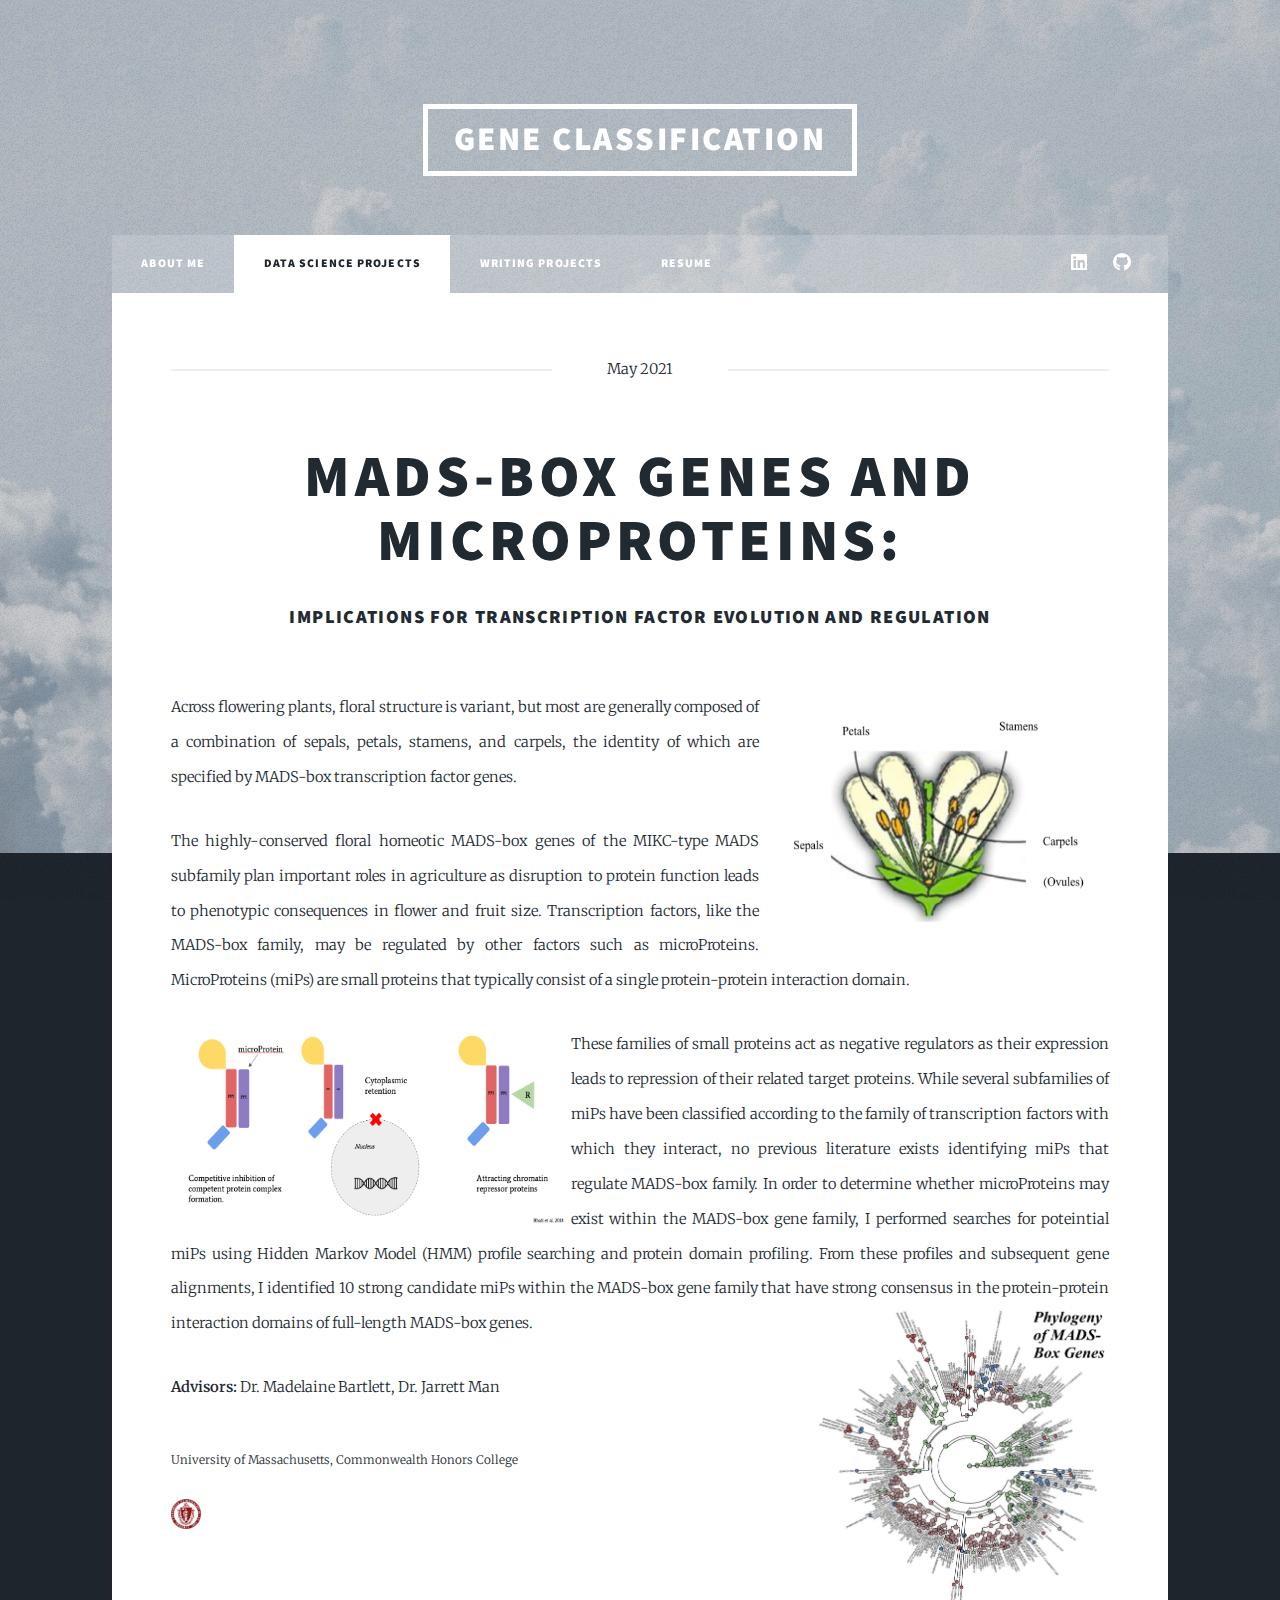
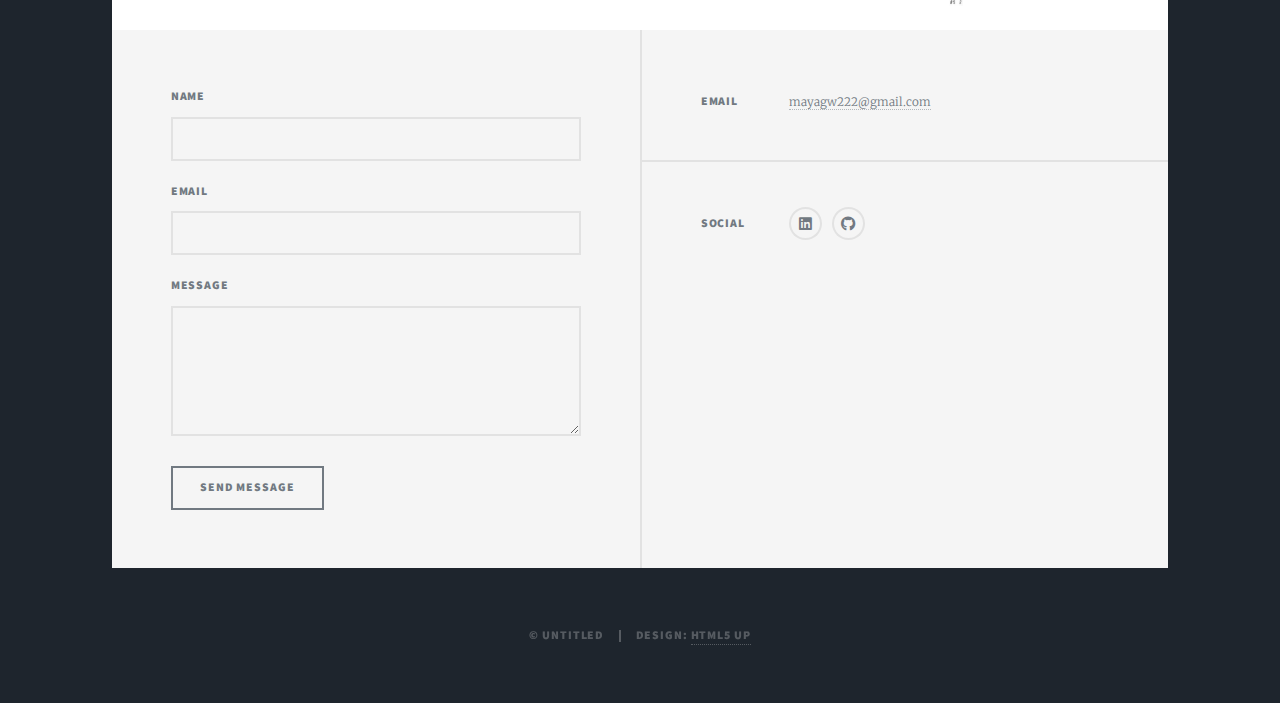
<file: LRR_RLK.html>
<!DOCTYPE HTML>
<!--
	Massively by HTML5 UP
	html5up.net | @ajlkn
	Free for personal and commercial use under the CCA 3.0 license (html5up.net/license)
-->
<html>
	<head>
		<title>Gene Classification</title>
		<meta charset="utf-8" />
		<meta name="viewport" content="width=device-width, initial-scale=1, user-scalable=no" />
		<link rel="stylesheet" href="assets/css/main.css" />
		<noscript><link rel="stylesheet" href="assets/css/noscript.css" /></noscript>
	</head>
	<body class="is-preload">

		<!-- Wrapper -->
			<div id="wrapper">

				<!-- Header -->
					<header id="header">
						<a href="projects.html" class="logo">Gene Classification</a>
					</header>

				<!-- Nav -->
					<nav id="nav">
						<ul class="links">
							<li><a href="index.html"> About Me</a></li>
							<li class="active"><a href="projects.html">Data Science Projects</a></li>
							<li><a href="writing_projects.html">Writing Projects</a></li>
							<li><a href="elements.html">Resume</a></li>
							<!-- <li><a href="japanese.html">にほんご</a></li> -->
						</ul>
						<ul class="icons">
							<li><a href="https://linkedin.com/in/mayawatanabe" class="icon brands fa-linkedin"><span class="label">LinkedIn</span></a></li>
							<!--<li><a href="#" class="icon brands fa-facebook-f"><span class="label">Facebook</span></a></li>
							<li><a href="#" class="icon brands fa-instagram"><span class="label">Instagram</span></a></li> -->
							<li><a href="https://github.com/my-wt" class="icon brands fa-github"><span class="label">GitHub</span></a></li>
						</ul>
					</nav>

				<!-- Main -->
					<div id="main">

						<!-- Post -->
							<section class="post">
								<header class="major">
									<span class="date">May 2021</span>
									<h1>MADS-box genes and microProteins:</h1>
									<h3>implications for transcription factor evolution and regulation</h3>
								</header>
								<p><img style="float:right" src="images/flower_parts.png" width="350" height="250"/></p>
								<p>Across flowering plants, floral structure is variant, but most are generally composed of a combination of sepals, petals, stamens, and carpels, the identity of which are specified by MADS-box transcription factor genes.</p>
								<p>The highly-conserved floral homeotic MADS-box genes of the MIKC-type MADS subfamily plan important roles in agriculture as disruption to protein function leads to phenotypic consequences in flower and fruit size.
									Transcription factors, like the MADS-box family, may be regulated by other factors such as microProteins. MicroProteins (miPs) are small proteins that typically consist of a single protein-protein interaction domain. 
								</p>
								<p><img style="float:left" src="images/mip_mechanisms.png" width="400" height="200"/></p>
								<p>These families of small proteins act as negative regulators as their expression leads to repression of their related target proteins. While several subfamilies of miPs have been classified according to the family of transcription factors with which they interact, no previous literature exists identifying miPs that regulate MADS-box family.
									In order to determine whether microProteins may exist within the MADS-box gene family, I performed searches for poteintial miPs using Hidden Markov Model (HMM) profile searching and protein domain profiling. From these profiles and subsequent gene alignments, I identified 10 strong candidate miPs within the MADS-box gene family that have strong consensus in the protein-protein interaction domains of full-length MADS-box genes.
								<img style="float:right" src="images/thesis_pic.png" width="300" height="300"/>
								</p>
								<p><b>Advisors:</b> Dr. Madelaine Bartlett, Dr. Jarrett Man</p>
								<p><sub>University of Massachusetts, Commonwealth Honors College</sub></p>
								<p><img src="images/umass_logo.png" width="30" height="30"/></p>
							</section>

					</div>

				<!-- Footer -->
					<footer id="footer">
						<section>
							<form method="post" action="#">
								<div class="fields">
									<div class="field">
										<label for="name">Name</label>
										<input type="text" name="name" id="name" />
									</div>
									<div class="field">
										<label for="email">Email</label>
										<input type="text" name="email" id="email" />
									</div>
									<div class="field">
										<label for="message">Message</label>
										<textarea name="message" id="message" rows="3"></textarea>
									</div>
								</div>
								<ul class="actions">
									<li><input type="submit" value="Send Message" /></li>
								</ul>
							</form>
						</section>
						<section class="split contact">
							<section>
								<h3>Email</h3>
								<p><a href="#">mayagw222@gmail.com</a></p>
							</section>
							<section>
								<h3>Social</h3>
								<ul class="icons alt">
									<li><a href="https://linkedin.com/in/mayawatanabe" class="icon brands fa-linkedin"><span class="label">LinkedIn</span></a></li>
									<!--<li><a href="#" class="icon brands fa-facebook-f"><span class="label">Facebook</span></a></li>
									<li><a href="#" class="icon brands fa-instagram"><span class="label">Instagram</span></a></li> -->
									<li><a href="https://github.com/my-wt" class="icon brands fa-github"><span class="label">GitHub</span></a></li>
								</ul>
							</section>
						</section>
					</footer>

				<!-- Copyright -->
					<div id="copyright">
						<ul><li>&copy; Untitled</li><li>Design: <a href="https://html5up.net">HTML5 UP</a></li></ul>
					</div>

			</div>

		<!-- Scripts -->
			<script src="assets/js/jquery.min.js"></script>
			<script src="assets/js/jquery.scrollex.min.js"></script>
			<script src="assets/js/jquery.scrolly.min.js"></script>
			<script src="assets/js/browser.min.js"></script>
			<script src="assets/js/breakpoints.min.js"></script>
			<script src="assets/js/util.js"></script>
			<script src="assets/js/main.js"></script>

	</body>
</html>
</file>
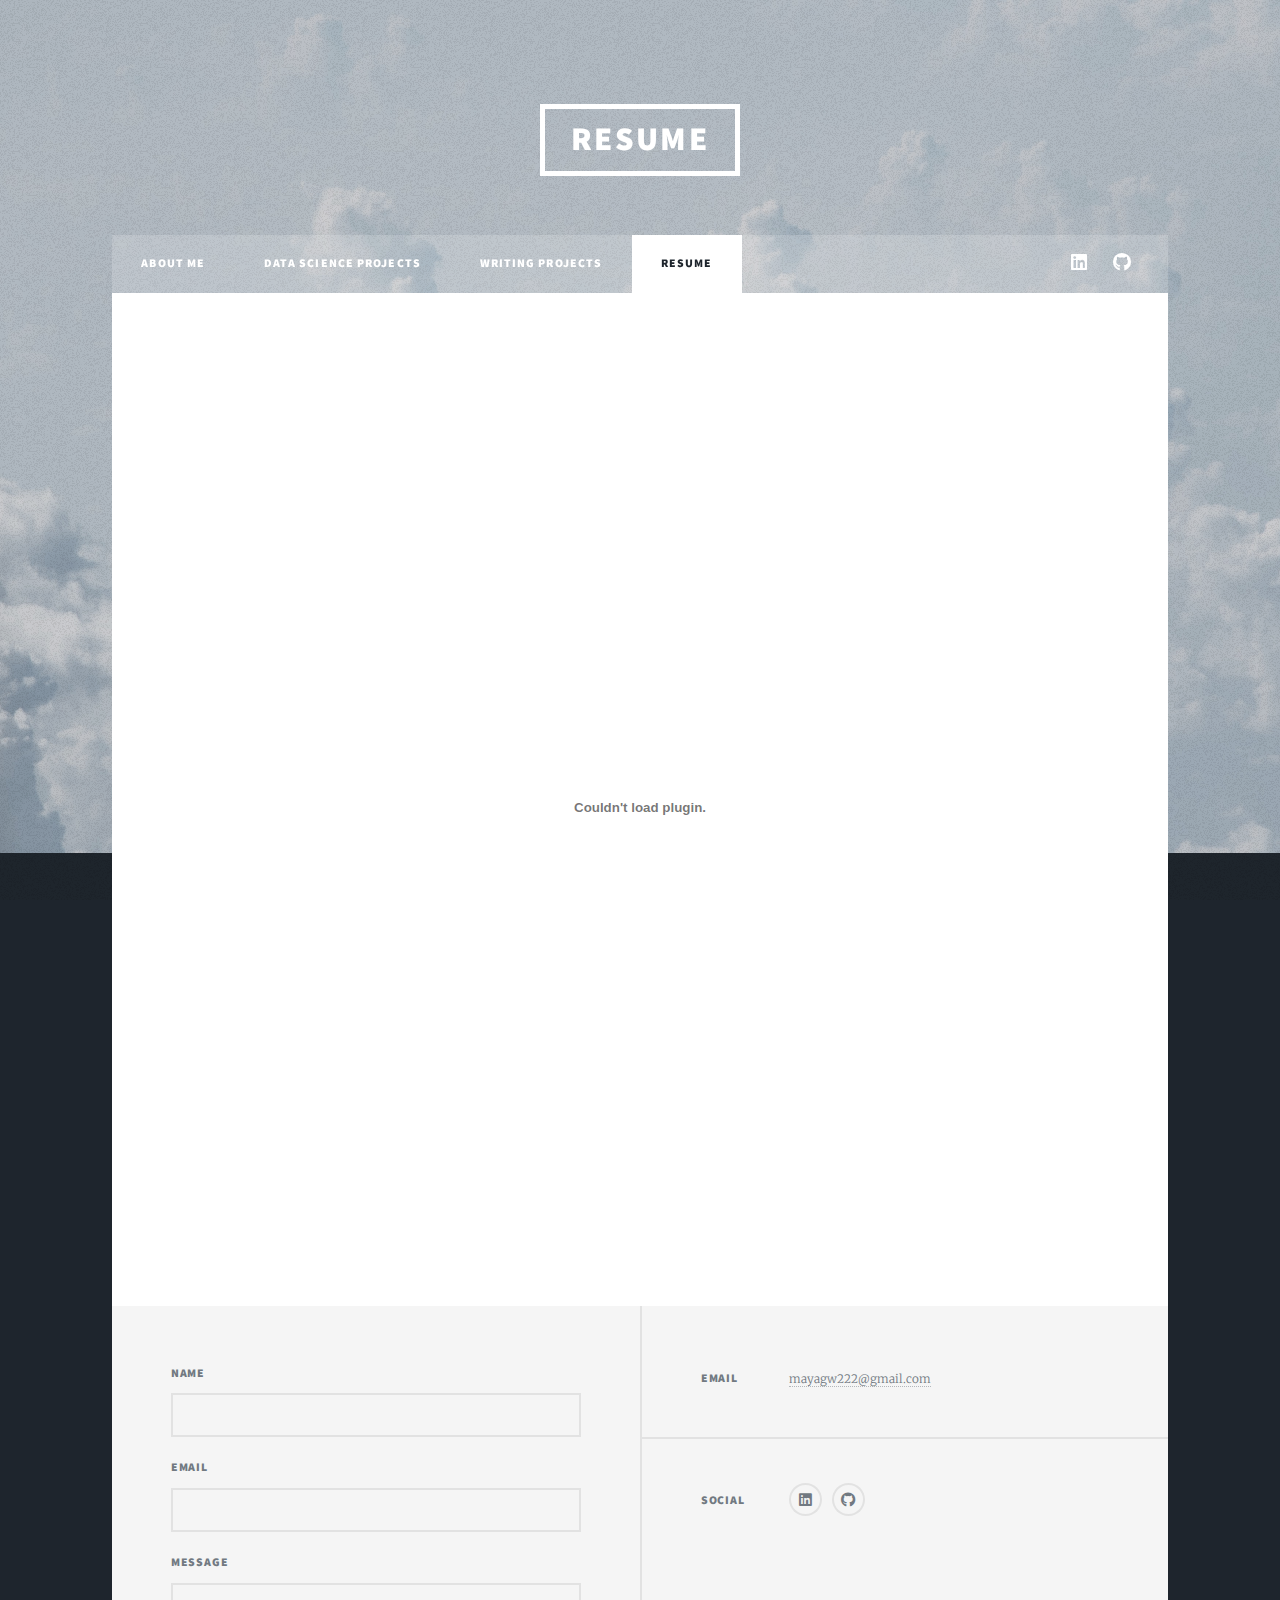
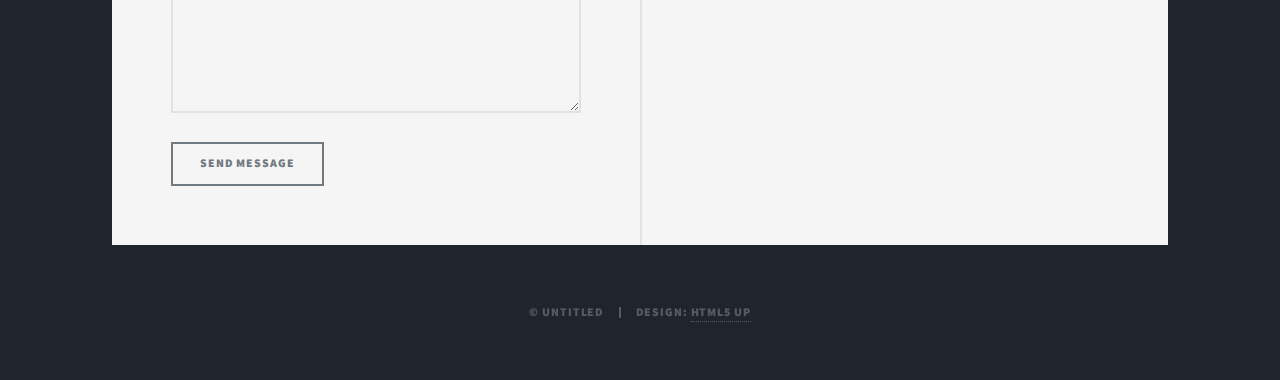
<file: resume.html>
<!DOCTYPE HTML>
<!--
	Massively by HTML5 UP
	html5up.net | @ajlkn
	Free for personal and commercial use under the CCA 3.0 license (html5up.net/license)
-->
<html>
	<head>
		<title>Maya Watanabe: Resume</title>
		<meta charset="utf-8" />
		<meta name="viewport" content="width=device-width, initial-scale=1, user-scalable=no" />
		<link rel="stylesheet" href="assets/css/main.css" />
		<noscript><link rel="stylesheet" href="assets/css/noscript.css" /></noscript>
	</head>
	<body class="is-preload">

		<!-- Wrapper -->
			<div id="wrapper">

				<!-- Header -->
					<header id="header">
						<a href="index.html" class="logo">Resume</a>
					</header>

				<!-- Nav -->
					<nav id="nav">
						<ul class="links">
							<li><a href="index.html"> About Me</a></li>
							<li><a href="projects.html">Data Science Projects</a></li>
							<li ><a href="writing_projects.html">Writing Projects</a></li>
							<li class="active"><a href="resume.html">Resume</a></li>
							<!-- <li><a href="japanese.html">にほんご</a></li> -->
						</ul>
						<ul class="icons">
							<li><a href="https://linkedin.com/in/mayawatanabe" class="icon brands fa-linkedin"><span class="label">LinkedIn</span></a></li>
							<!--<li><a href="#" class="icon brands fa-facebook-f"><span class="label">Facebook</span></a></li>
							<li><a href="#" class="icon brands fa-instagram"><span class="label">Instagram</span></a></li> -->
							<li><a href="https://github.com/my-wt" class="icon brands fa-github"><span class="label">GitHub</span></a></li>
						</ul>
					</nav>

				<!-- Main -->
					<div id="main">
					<embed src="MW2022_resume.pdf" type="application/pdf" width="100%" height="1000px" />

						

					</div>


				<!-- Footer -->
					<footer id="footer">
						<section>
							<form method="post" action="#">
								<div class="fields">
									<div class="field">
										<label for="name">Name</label>
										<input type="text" name="name" id="name" />
									</div>
									<div class="field">
										<label for="email">Email</label>
										<input type="text" name="email" id="email" />
									</div>
									<div class="field">
										<label for="message">Message</label>
										<textarea name="message" id="message" rows="3"></textarea>
									</div>
								</div>
								<ul class="actions">
									<li><input type="submit" value="Send Message" /></li>
								</ul>
							</form>
						</section>
						
						<section class="split contact">
							<section>
								<h3>Email</h3>
								<p><a href="#">mayagw222@gmail.com</a></p>
							</section>
							<section>
								<h3>Social</h3>
								<ul class="icons alt">
									<li><a href="https://linkedin.com/in/mayawatanabe" class="icon brands fa-linkedin"><span class="label">LinkedIn</span></a></li>
							<!--<li><a href="#" class="icon brands fa-facebook-f"><span class="label">Facebook</span></a></li>
							<li><a href="#" class="icon brands fa-instagram"><span class="label">Instagram</span></a></li> -->
							<li><a href="https://github.com/my-wt" class="icon brands fa-github"><span class="label">GitHub</span></a></li>
								</ul>
							</section>
						</section>
					</footer>

				<!-- Copyright -->
					<div id="copyright">
						<ul><li>&copy; Untitled</li><li>Design: <a href="https://html5up.net">HTML5 UP</a></li></ul>
					</div>

			</div>

		<!-- Scripts -->
			<script src="assets/js/jquery.min.js"></script>
			<script src="assets/js/jquery.scrollex.min.js"></script>
			<script src="assets/js/jquery.scrolly.min.js"></script>
			<script src="assets/js/browser.min.js"></script>
			<script src="assets/js/breakpoints.min.js"></script>
			<script src="assets/js/util.js"></script>
			<script src="assets/js/main.js"></script>

	</body>
</html>
</file>
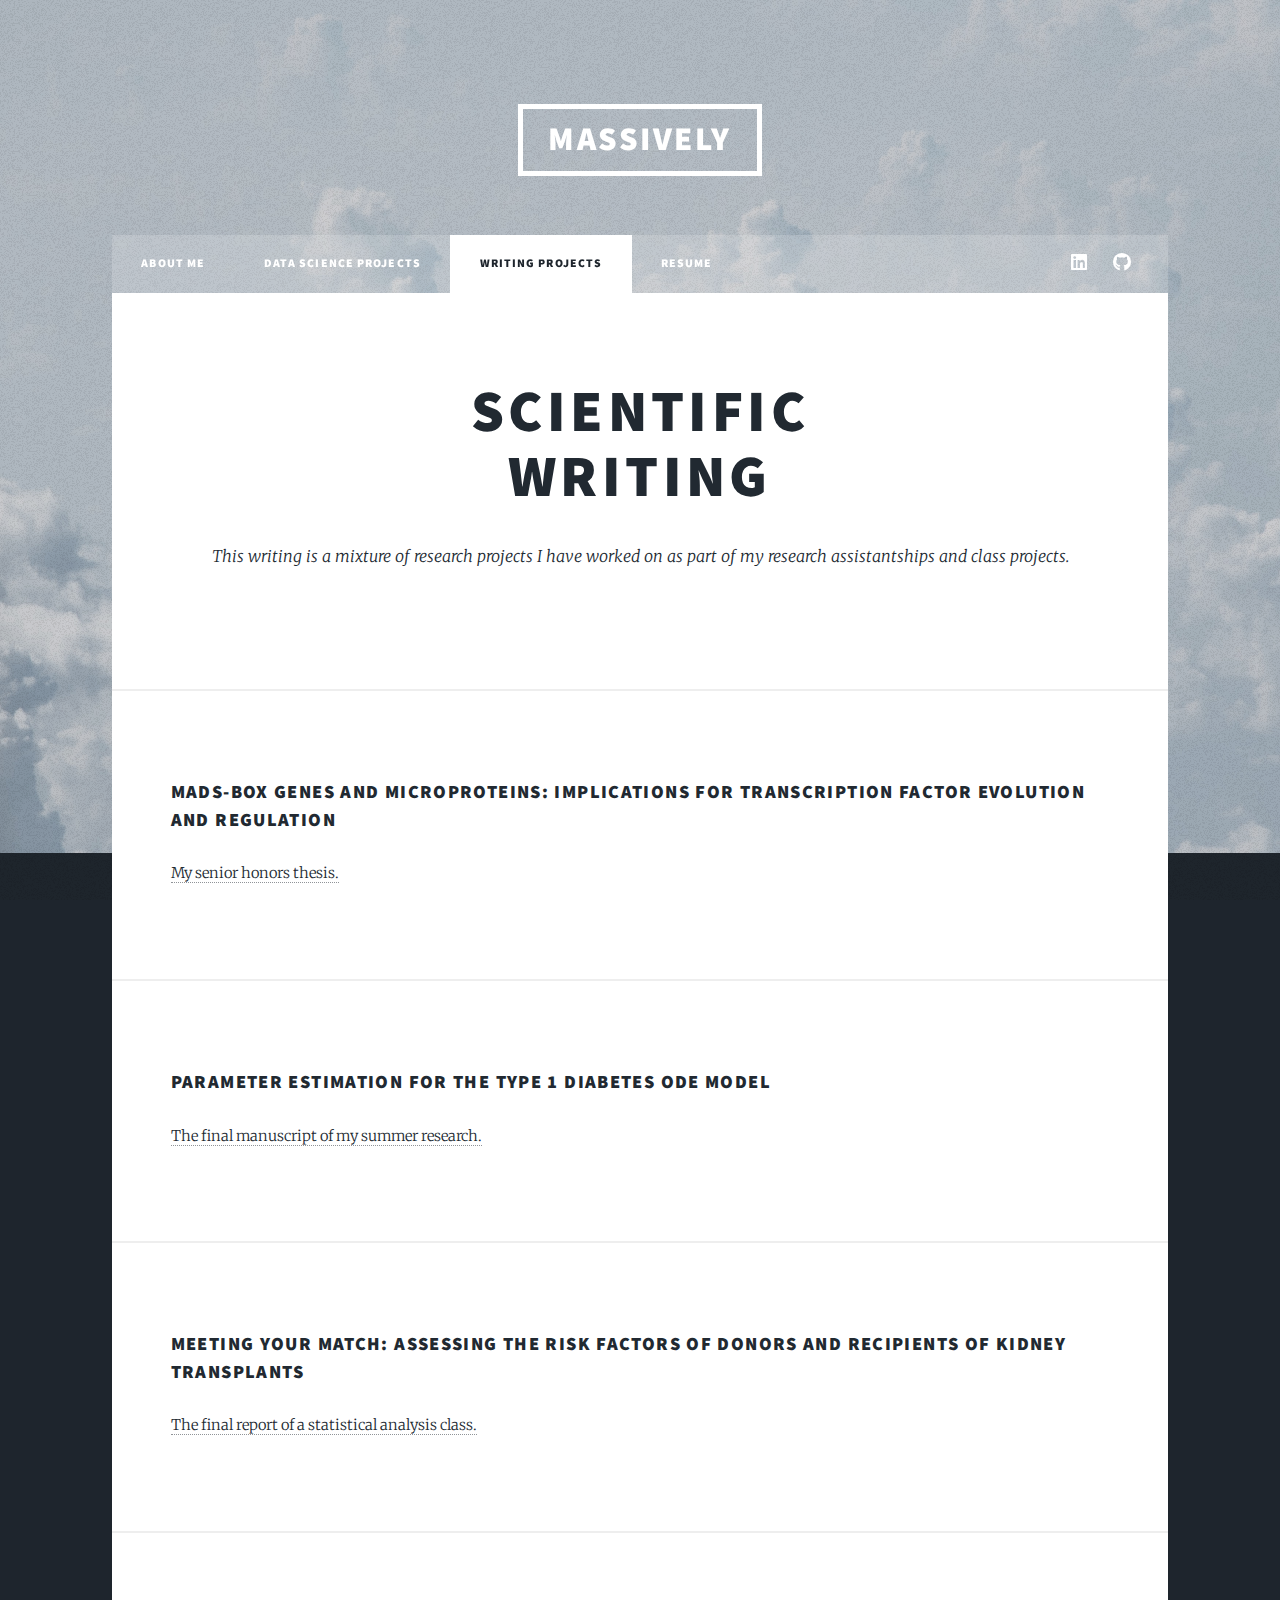
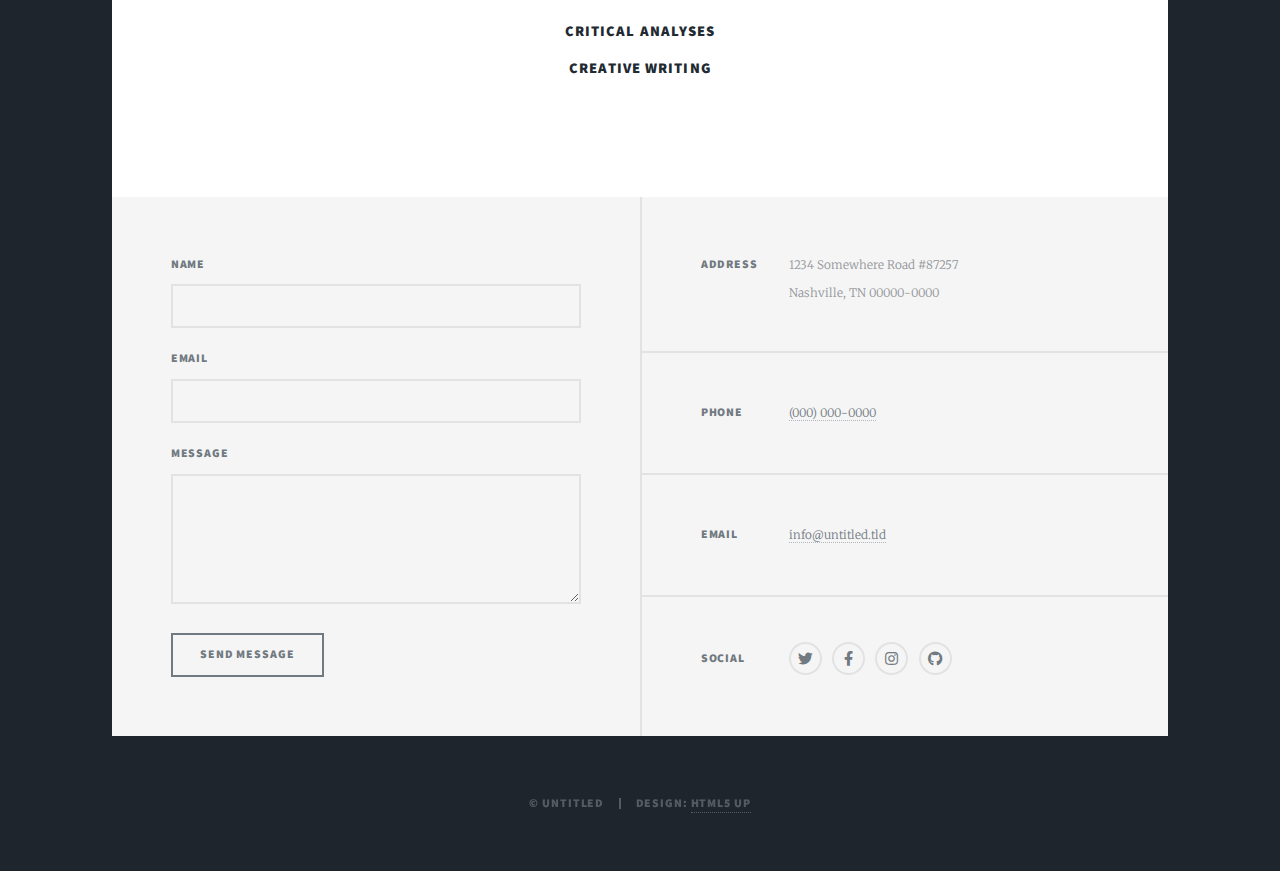
<file: science_writing.html>
<!DOCTYPE HTML>
<!--
	Massively by HTML5 UP
	html5up.net | @ajlkn
	Free for personal and commercial use under the CCA 3.0 license (html5up.net/license)
-->
<html>
	<head>
		<title>Maya Watanabe: Science Writing</title>
		<meta charset="utf-8" />
		<meta name="viewport" content="width=device-width, initial-scale=1, user-scalable=no" />
		<link rel="stylesheet" href="assets/css/main.css" />
		<noscript><link rel="stylesheet" href="assets/css/noscript.css" /></noscript>
	</head>
	<body class="is-preload">

		<!-- Wrapper -->
			<div id="wrapper">

				<!-- Header -->
					<header id="header">
						<a href="index.html" class="logo">Massively</a>
					</header>

				<!-- Nav -->
					<nav id="nav">
						<ul class="links">
							<li><a href="index.html"> About Me</a></li>
							<li><a href="projects.html">Data Science Projects</a></li>
							<li class="active"><a href="writing_projects.html">Writing Projects</a></li>
							<li><a href="resume.html">Resume</a></li>
							<!-- <li><a href="japanese.html">にほんご</a></li> -->
						</ul>
						<ul class="icons">
							<li><a href="https://linkedin.com/in/mayawatanabe" class="icon brands fa-linkedin"><span class="label">LinkedIn</span></a></li>
							<!--<li><a href="#" class="icon brands fa-facebook-f"><span class="label">Facebook</span></a></li>
							<li><a href="#" class="icon brands fa-instagram"><span class="label">Instagram</span></a></li> -->
							<li><a href="https://github.com/my-wt" class="icon brands fa-github"><span class="label">GitHub</span></a></li>
						</ul>
					</nav>

				<!-- Main -->
					<div id="main">

						<!-- Post -->
							<section class="post">
								<header class="major">
									<h1>Scientific<br />
									Writing</h1>
									<p>This writing is a mixture of research projects I have worked on as part of my
									research assistantships and class projects.</p>
								</header>
								</section>
							
							<!-- Featured Post -->
							<section class="post">
								<h3>MADS-box genes and microProteins: implications for transcription factor evolution and regulation</h3>
								<p> <a href="writing_projects/MW_senior_honors_thesis.pdf">My senior honors thesis.</a></p> 
							</section>
							
							<section class="post">
								<h3>Parameter Estimation for the Type 1 Diabetes ODE Model </h3>
								<p> <a href="writing_projects/T1D_final_writeup.pdf">The final manuscript of my summer research.</a></p> 
							</section>
							
							<section class="post">
								<h3>Meeting Your Match: Assessing the Risk Factors of Donors and Recipients of Kidney Transplants</h3>
								<p> <a href="writing_projects/meetingyourmatch_FinalReport.pdf">The final report of a statistical analysis class.</a></p> 
							</section>
							
						
							<!-- Going back to other writing pages -->
							</section>
							<section class="post">
								<header class="major">
									<h4><a href="critical_analyses.html">Critical Analyses</a><br />
									</h4>
									<h4><a href="creative_writing.html">Creative Writing</a><br />
									</h4>
								</header>
								
							</section>
							
							
							
							
							

					</div>

				<!-- Footer -->
					<footer id="footer">
						<section>
							<form method="post" action="#">
								<div class="fields">
									<div class="field">
										<label for="name">Name</label>
										<input type="text" name="name" id="name" />
									</div>
									<div class="field">
										<label for="email">Email</label>
										<input type="text" name="email" id="email" />
									</div>
									<div class="field">
										<label for="message">Message</label>
										<textarea name="message" id="message" rows="3"></textarea>
									</div>
								</div>
								<ul class="actions">
									<li><input type="submit" value="Send Message" /></li>
								</ul>
							</form>
						</section>
						<section class="split contact">
							<section class="alt">
								<h3>Address</h3>
								<p>1234 Somewhere Road #87257<br />
								Nashville, TN 00000-0000</p>
							</section>
							<section>
								<h3>Phone</h3>
								<p><a href="#">(000) 000-0000</a></p>
							</section>
							<section>
								<h3>Email</h3>
								<p><a href="#">info@untitled.tld</a></p>
							</section>
							<section>
								<h3>Social</h3>
								<ul class="icons alt">
									<li><a href="#" class="icon brands alt fa-twitter"><span class="label">Twitter</span></a></li>
									<li><a href="#" class="icon brands alt fa-facebook-f"><span class="label">Facebook</span></a></li>
									<li><a href="#" class="icon brands alt fa-instagram"><span class="label">Instagram</span></a></li>
									<li><a href="#" class="icon brands alt fa-github"><span class="label">GitHub</span></a></li>
								</ul>
							</section>
						</section>
					</footer>

				<!-- Copyright -->
					<div id="copyright">
						<ul><li>&copy; Untitled</li><li>Design: <a href="https://html5up.net">HTML5 UP</a></li></ul>
					</div>

			</div>

		<!-- Scripts -->
			<script src="assets/js/jquery.min.js"></script>
			<script src="assets/js/jquery.scrollex.min.js"></script>
			<script src="assets/js/jquery.scrolly.min.js"></script>
			<script src="assets/js/browser.min.js"></script>
			<script src="assets/js/breakpoints.min.js"></script>
			<script src="assets/js/util.js"></script>
			<script src="assets/js/main.js"></script>

	</body>
</html>
</file>
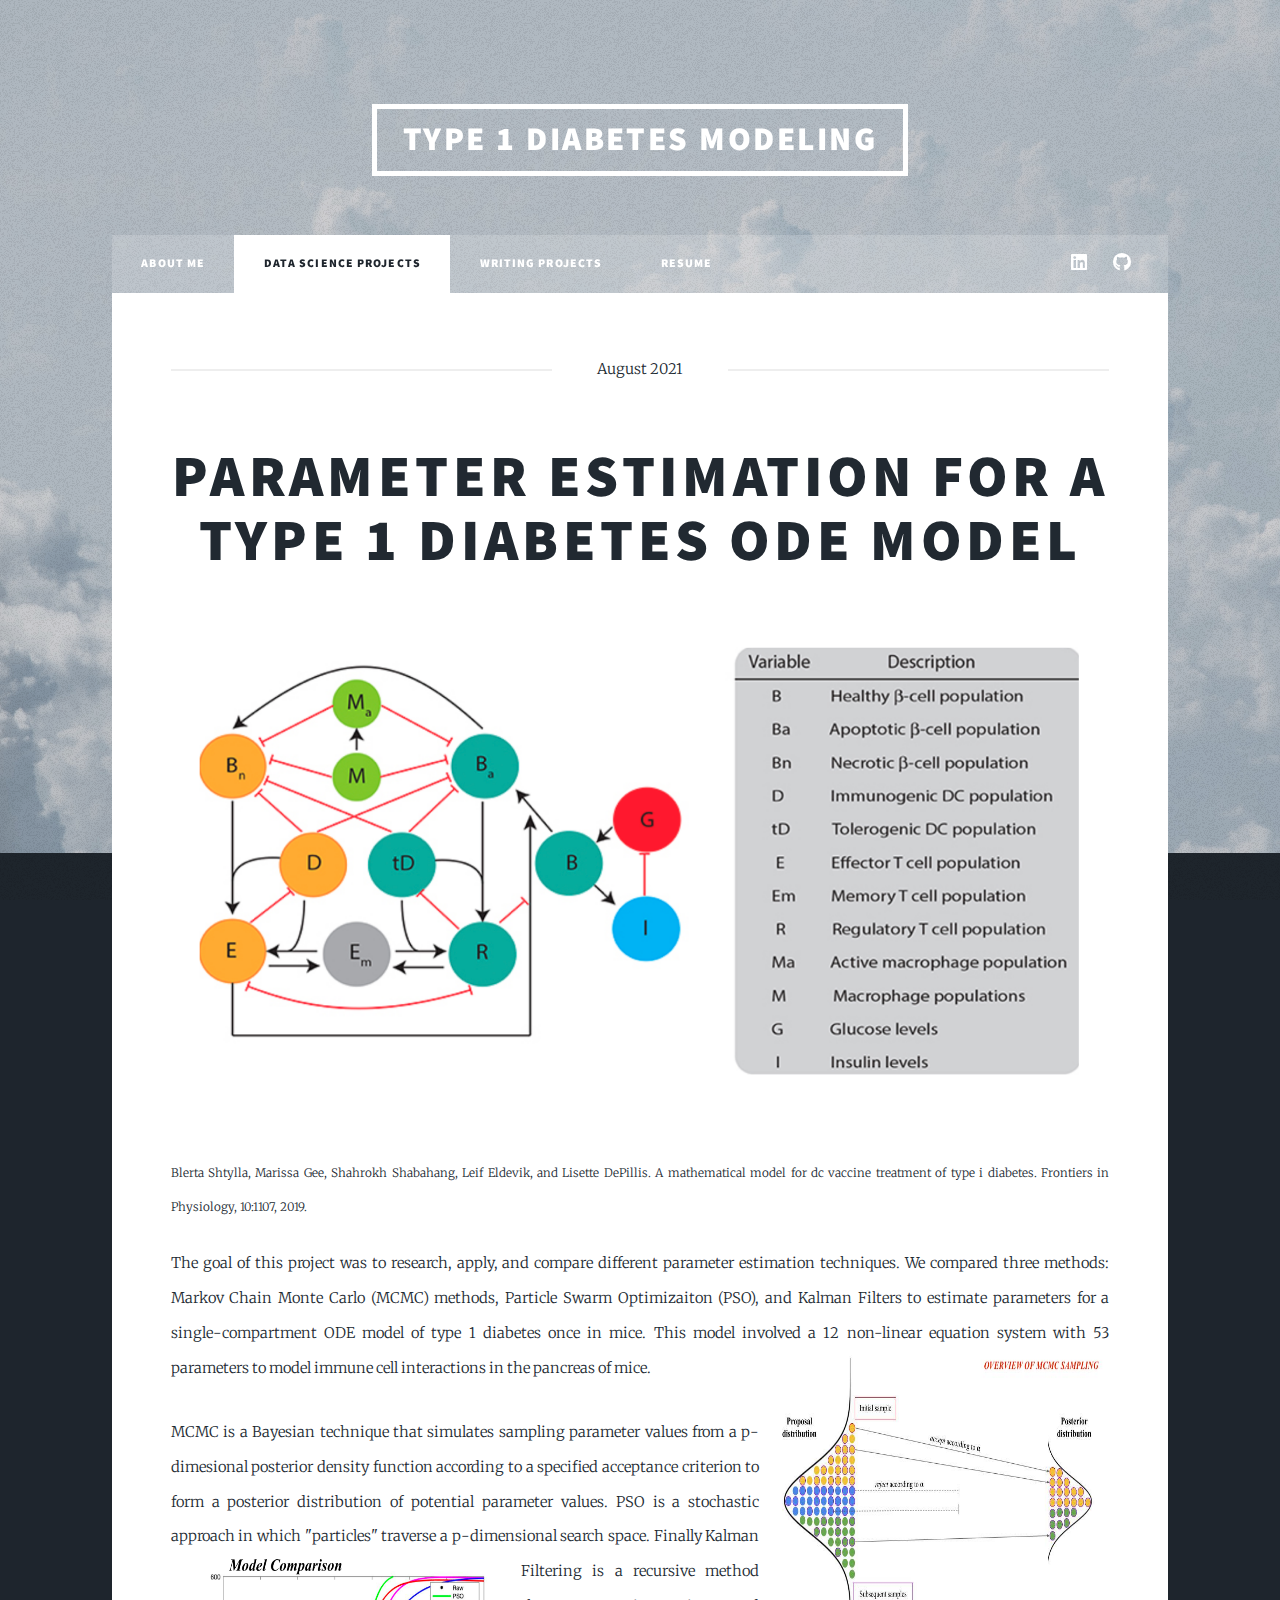
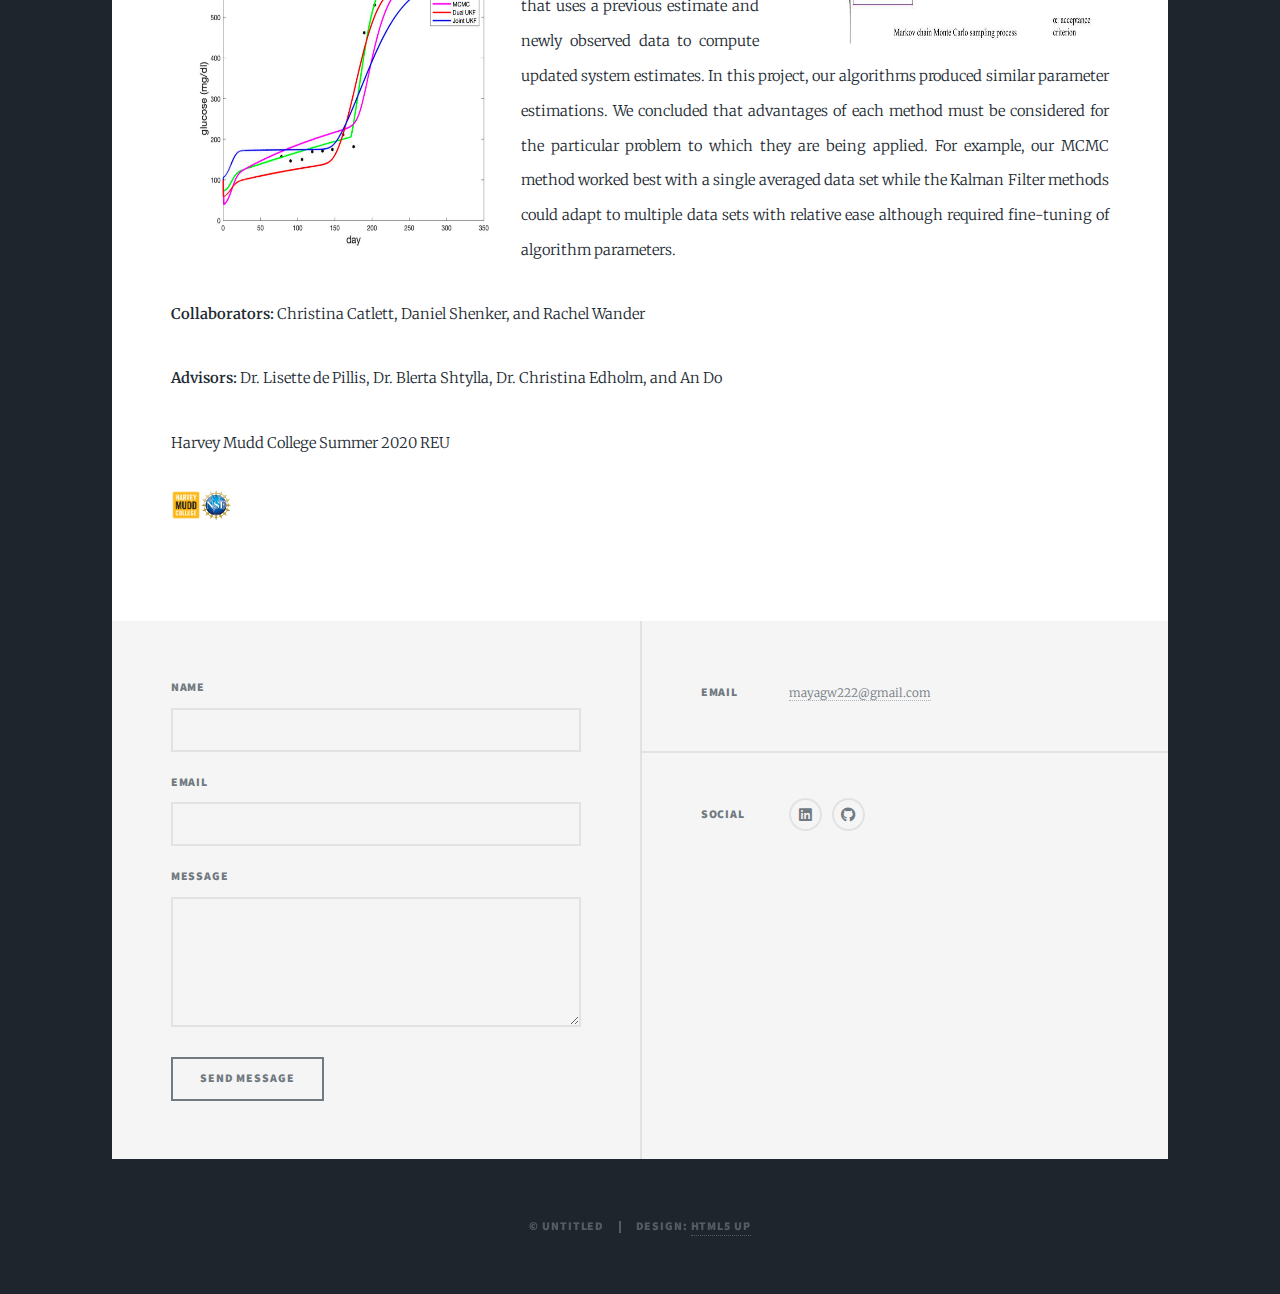
<file: T1D_models.html>
<!DOCTYPE HTML>
<!--
	Massively by HTML5 UP
	html5up.net | @ajlkn
	Free for personal and commercial use under the CCA 3.0 license (html5up.net/license)
-->
<html>
	<head>
		<title>Markov Chain Monte Carlo Parameter Estimation for <br />
			Type 1 Diabetes Ordinary Differtial Equation Models</title>
		<meta charset="utf-8" />
		<meta name="viewport" content="width=device-width, initial-scale=1, user-scalable=no" />
		<link rel="stylesheet" href="assets/css/main.css" />
		<noscript><link rel="stylesheet" href="assets/css/noscript.css" /></noscript>
	</head>
	<body class="is-preload">

		<!-- Wrapper -->
			<div id="wrapper">

				<!-- Header -->
					<header id="header">
						<a href="projects.html" class="logo">Type 1 Diabetes Modeling</a>
					</header>

				<!-- Nav -->
					<nav id="nav">
						<ul class="links">
							<li><a href="home_page.html"> About Me</a></li>
							<li class="active"><a href="projects.html">Data Science Projects</a></li>
							<li><a href="writing_projects.html">Writing Projects</a></li>
							<li><a href="elements.html">Resume</a></li>
							<!-- <li><a href="japanese.html">にほんご</a></li> -->
						</ul>
						<ul class="icons">
							<li><a href="https://linkedin.com/in/mayawatanabe" class="icon brands fa-linkedin"><span class="label">LinkedIn</span></a></li>
							<!--<li><a href="#" class="icon brands fa-facebook-f"><span class="label">Facebook</span></a></li>
							<li><a href="#" class="icon brands fa-instagram"><span class="label">Instagram</span></a></li> -->
							<li><a href="https://github.com/my-wt" class="icon brands fa-github"><span class="label">GitHub</span></a></li>
						</ul>
					</nav>

				<!-- Main -->
					<div id="main">

						<!-- Post -->
							<section class="post">
								<header class="major">
									<span class="date">August 2021</span>
									<h1>Parameter Estimation for a<br />
										Type 1 Diabetes ODE Model</h1>
								</header>
								<div class="image main"><img src="images/t1d_ode_model.png" alt="" /></div><p><sub>Blerta Shtylla, Marissa Gee, Shahrokh Shabahang, Leif Eldevik, and Lisette DePillis. A mathematical model for dc vaccine treatment of type i diabetes. Frontiers in Physiology, 10:1107, 2019.</sub></p>

								<p>The goal of this project was to research, apply, and compare different 
								parameter estimation techniques. We compared three methods: Markov Chain 
								Monte Carlo (MCMC) methods, Particle Swarm Optimizaiton (PSO), and Kalman 
								Filters to estimate parameters for a single-compartment ODE model of type 
								1 diabetes once in mice. This model involved a 12 non-linear equation system
								with 53 parameters to model immune cell interactions in the pancreas of mice.
								<img style="float:right" src="images/mcmc overview figure.jpg" width="350" height="300"/> 
								</p>

								
								<p>MCMC is a Bayesian technique that simulates sampling parameter values from a p-dimesional 
								posterior density function according to a specified acceptance criterion to form a posterior 
								distribution of potential parameter values. PSO is a stochastic approach in which "particles" 
								traverse a p-dimensional search space. 
								<img style="float:left" src="images/t1d_method_comp.png" width="350" height="300"/>
								Finally Kalman Filtering is a recursive method that 
								uses a previous estimate and newly observed data to compute updated system estimates. 
								In this project, our algorithms produced similar parameter estimations. We concluded that 
								advantages of each method must be considered for the particular problem to which they are 
								being applied. For example, our MCMC method worked best with a single averaged data set while 
								the Kalman Filter methods could adapt to multiple data sets with relative ease although required
								 fine-tuning of algorithm parameters.
								 </p>
								<p><b>Collaborators:</b> Christina Catlett, Daniel Shenker, and Rachel Wander</p>
								<p><b>Advisors:</b> Dr. Lisette de Pillis, Dr. Blerta Shtylla, Dr. Christina Edholm, and An Do</p>
								<p>Harvey Mudd College Summer 2020 REU </p>
								<p><img src="images/harvey_mudd_college.png" width="30" height="30"/><img src="images/nsf_logo.png" width="30" height="30"/></p>
							</section>
					</div>

				<!-- Footer -->
					<footer id="footer">
						<section>
							<form method="post" action="#">
								<div class="fields">
									<div class="field">
										<label for="name">Name</label>
										<input type="text" name="name" id="name" />
									</div>
									<div class="field">
										<label for="email">Email</label>
										<input type="text" name="email" id="email" />
									</div>
									<div class="field">
										<label for="message">Message</label>
										<textarea name="message" id="message" rows="3"></textarea>
									</div>
								</div>
								<ul class="actions">
									<li><input type="submit" value="Send Message" /></li>
								</ul>
							</form>
						</section>
						<section class="split contact">
							<section>
								<h3>Email</h3>
								<p><a href="#">mayagw222@gmail.com</a></p>
							</section>
							<section>
								<h3>Social</h3>
								<ul class="icons alt">
									<li><a href="https://linkedin.com/in/mayawatanabe" class="icon brands fa-linkedin"><span class="label">LinkedIn</span></a></li>
							<!--<li><a href="#" class="icon brands fa-facebook-f"><span class="label">Facebook</span></a></li>
							<li><a href="#" class="icon brands fa-instagram"><span class="label">Instagram</span></a></li> -->
							<li><a href="https://github.com/my-wt" class="icon brands fa-github"><span class="label">GitHub</span></a></li>
								</ul>
							</section>
						</section>
					</footer>

				<!-- Copyright -->
					<div id="copyright">
						<ul><li>&copy; Untitled</li><li>Design: <a href="https://html5up.net">HTML5 UP</a></li></ul>
					</div>

			</div>

		<!-- Scripts -->
			<script src="assets/js/jquery.min.js"></script>
			<script src="assets/js/jquery.scrollex.min.js"></script>
			<script src="assets/js/jquery.scrolly.min.js"></script>
			<script src="assets/js/browser.min.js"></script>
			<script src="assets/js/breakpoints.min.js"></script>
			<script src="assets/js/util.js"></script>
			<script src="assets/js/main.js"></script>

	</body>
</html>
</file>
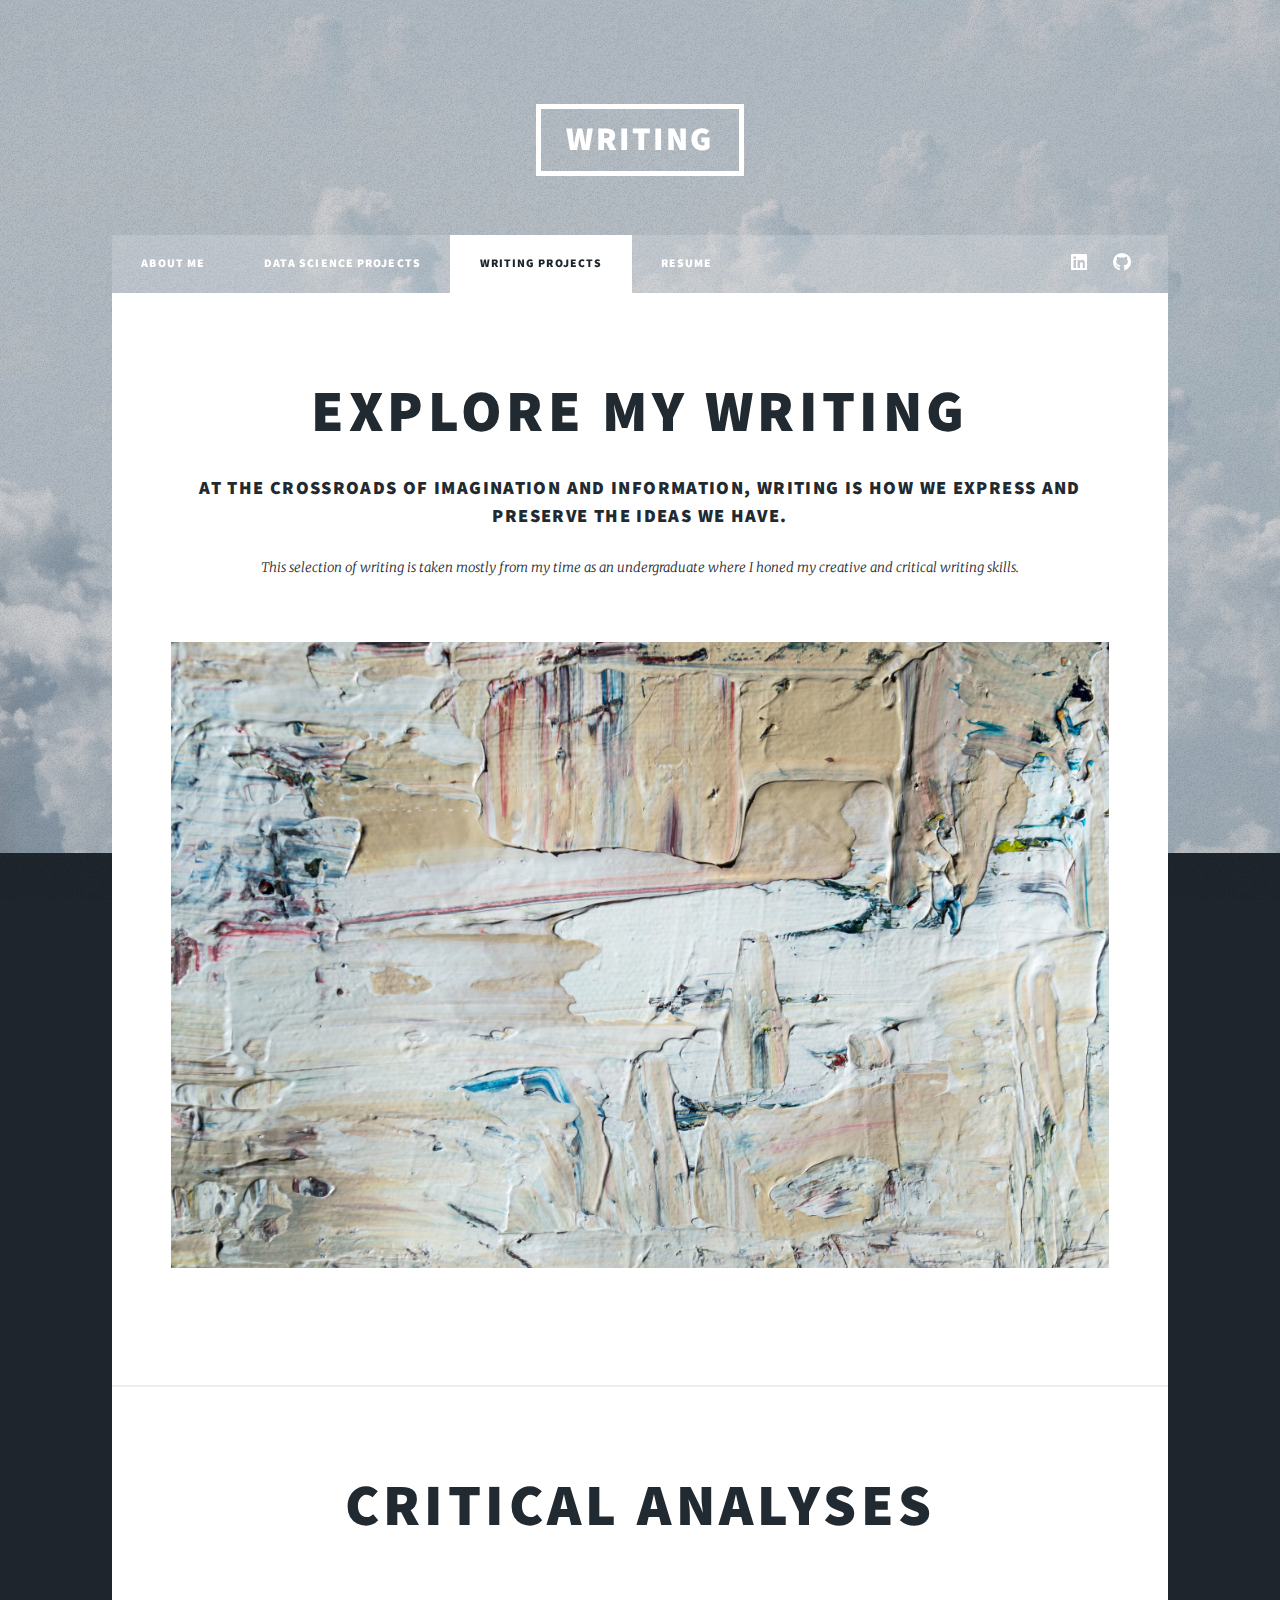
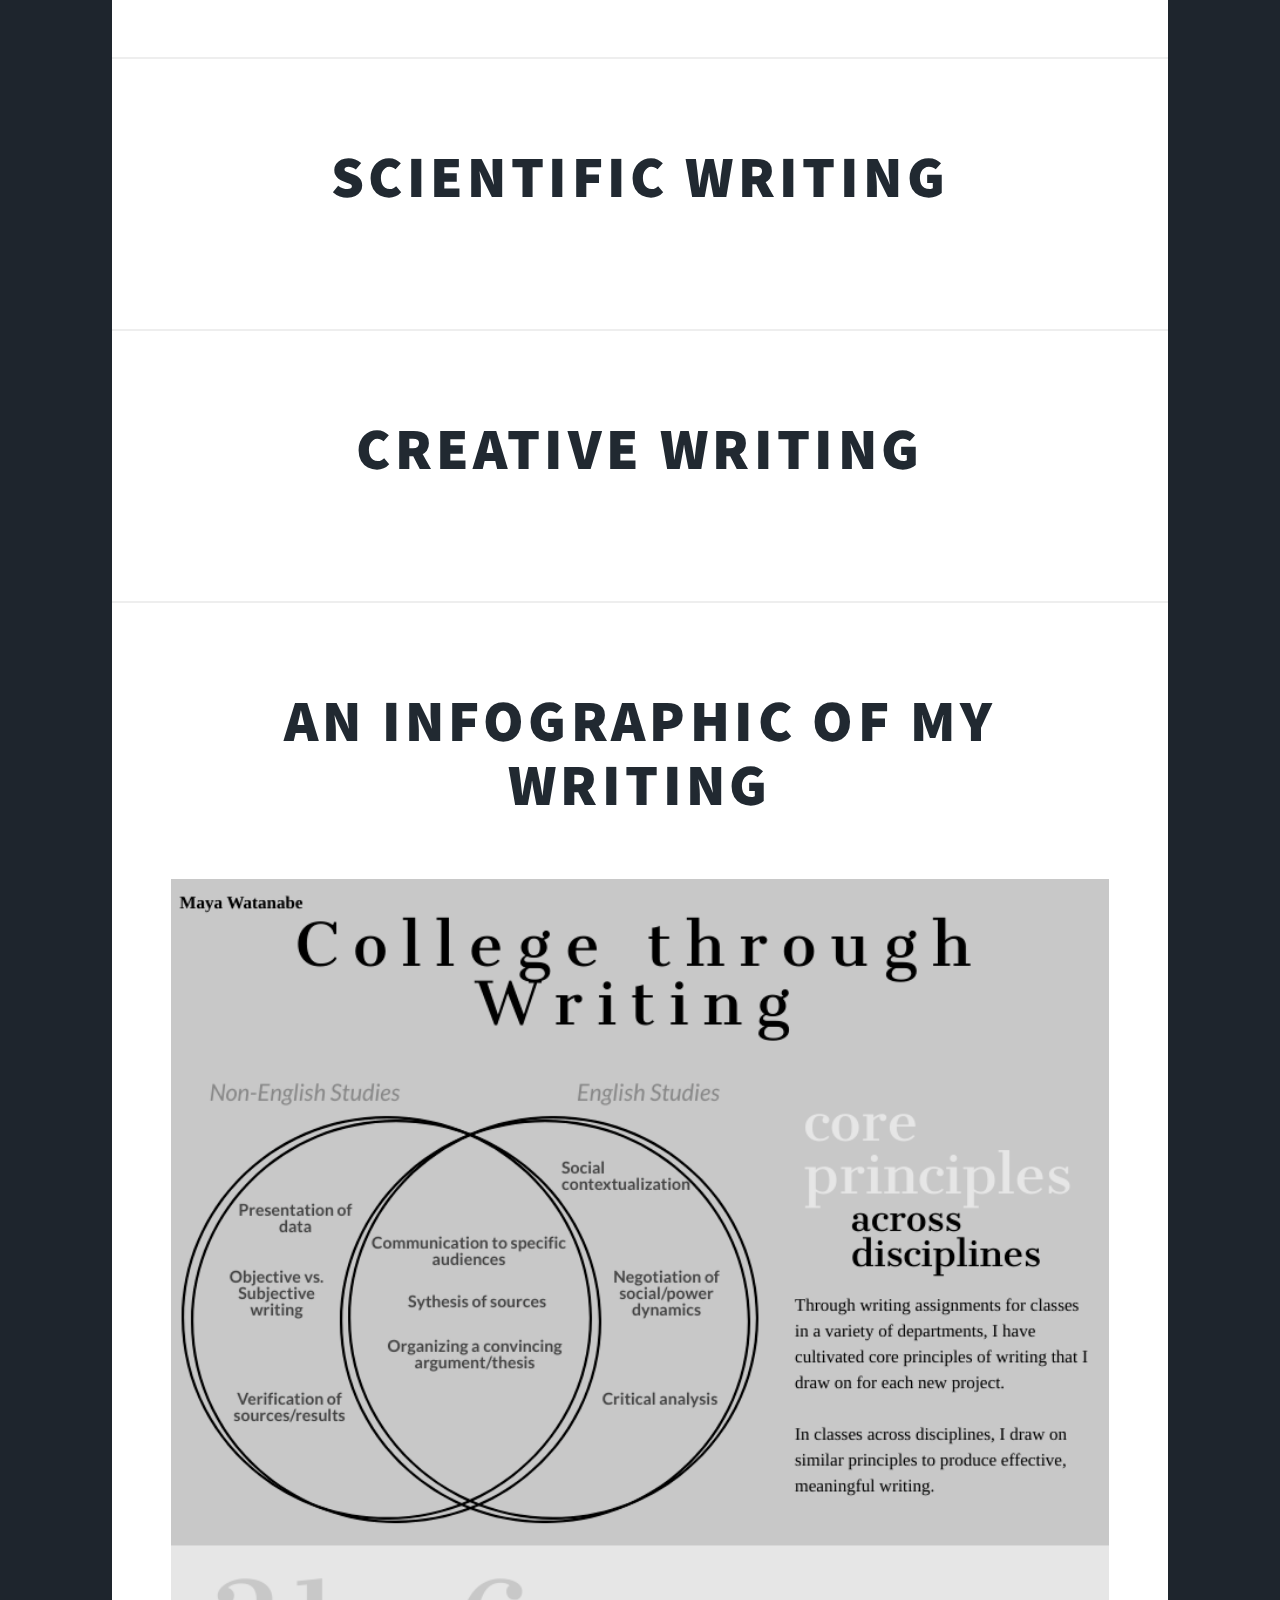
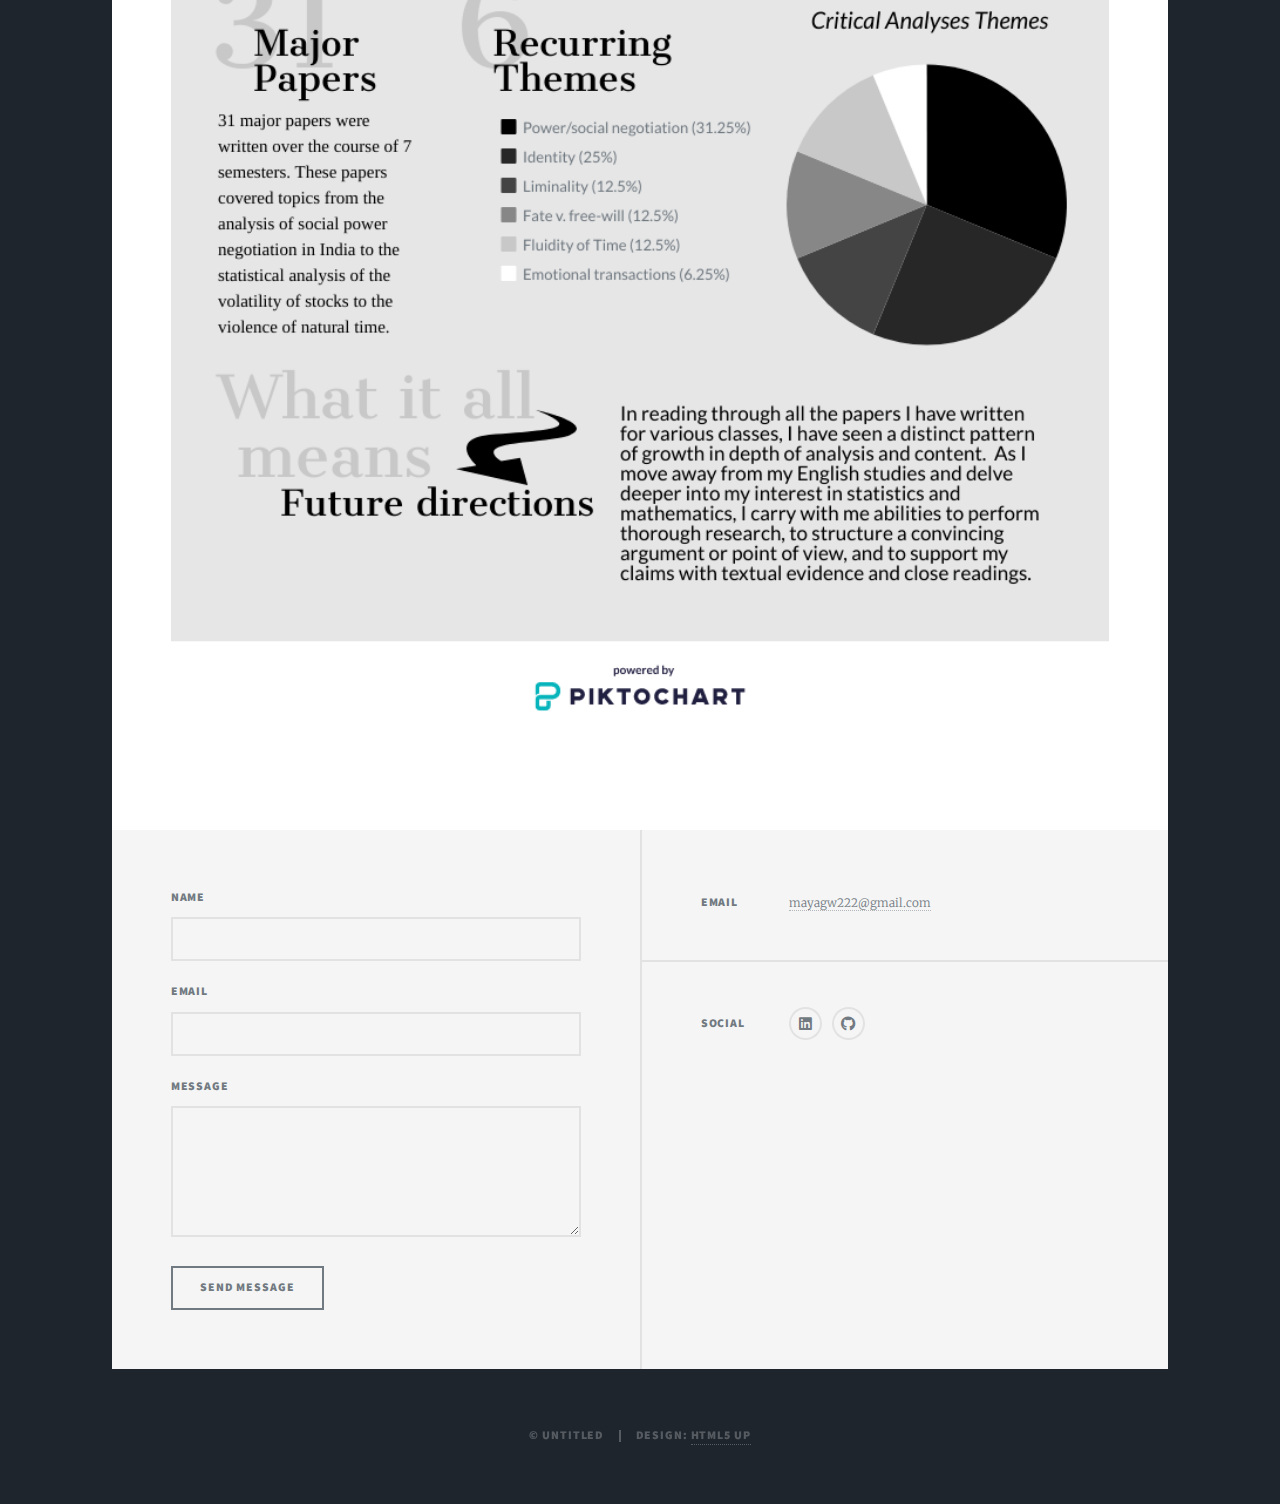
<file: writing_projects.html>
<!DOCTYPE HTML>
<!--
	Massively by HTML5 UP
	html5up.net | @ajlkn
	Free for personal and commercial use under the CCA 3.0 license (html5up.net/license)
-->
<html>
	<head>
		<title>Maya Watanabe: Writing</title>
		<meta charset="utf-8" />
		<meta name="viewport" content="width=device-width, initial-scale=1, user-scalable=no" />
		<link rel="stylesheet" href="assets/css/main.css" />
		<noscript><link rel="stylesheet" href="assets/css/noscript.css" /></noscript>
	</head>
	<body class="is-preload">

		<!-- Wrapper -->
			<div id="wrapper">

				<!-- Header -->
					<header id="header">
						<a href="writing_projects.html" class="logo">Writing</a>
					</header>

				<!-- Nav -->
					<nav id="nav">
						<ul class="links">
							<li><a href="index.html"> About Me</a></li>
							<li><a href="projects.html">Data Science Projects</a></li>
							<li class="active"><a href="writing_projects.html">Writing Projects</a></li>
							<li><a href="resume.html">Resume</a></li>
							<!-- <li><a href="japanese.html">にほんご</a></li> -->
						</ul>
						<ul class="icons">
							<li><a href="https://linkedin.com/in/mayawatanabe" class="icon brands fa-linkedin"><span class="label">LinkedIn</span></a></li>
							<!--<li><a href="#" class="icon brands fa-facebook-f"><span class="label">Facebook</span></a></li>
							<li><a href="#" class="icon brands fa-instagram"><span class="label">Instagram</span></a></li> -->
							<li><a href="https://github.com/my-wt" class="icon brands fa-github"><span class="label">GitHub</span></a></li>
						</ul>
					</nav>

				<!-- Main -->
					<div id="main">

						<!-- Post -->
							<section class="post">
								<header class="major">
									<h1>Explore my Writing</h1>
									<h3>At the crossroads of imagination and information, writing is how we express and preserve the ideas we have.</h3>
									<p>This selection of writing is taken mostly from my time as an undergraduate
									where I honed my creative and critical writing skills.</p>
								</header>
								<div class="image main"><img src="images/abstract_art1.jpg" alt="" /></div>
							</section>

					

						<!-- Posts -->
						<section class="post">
								<header class="major">
									<h1><a href="critical_analyses.html">Critical Analyses</a><br />
									</h1>
								</header>
								
							</section>
							<section class="post">
								<header class="major">
									<h1><a href="science_writing.html">Scientific Writing</a><br />
									</h1>
								</header>
								
							</section>
							<section class="post">
								<header class="major">
									<h1><a href="creative_writing.html">Creative Writing</a><br />
									</h1>
								</header>
								
							</section>
							
							<section class="post">
								<header class="major">
									<h2>An Infographic of My Writing<br />
									</h2>
								</header>
								<a href="#" class="image fit"><img src="images/english_studies_infographic.png" alt="" /></a>
							</section>
						
				</div>
				<!-- Footer -->
					<footer id="footer">
						<section>
							<form method="post" action="#">
								<div class="fields">
									<div class="field">
										<label for="name">Name</label>
										<input type="text" name="name" id="name" />
									</div>
									<div class="field">
										<label for="email">Email</label>
										<input type="text" name="email" id="email" />
									</div>
									<div class="field">
										<label for="message">Message</label>
										<textarea name="message" id="message" rows="3"></textarea>
									</div>
								</div>
								<ul class="actions">
									<li><input type="submit" value="Send Message" /></li>
								</ul>
							</form>
						</section>
						
						<section class="split contact">
							<section>
								<h3>Email</h3>
								<p><a href="#">mayagw222@gmail.com</a></p>
							</section>
							<section>
								<h3>Social</h3>
								<ul class="icons alt">
									<li><a href="https://linkedin.com/in/mayawatanabe" class="icon brands fa-linkedin"><span class="label">LinkedIn</span></a></li>
							<!--<li><a href="#" class="icon brands fa-facebook-f"><span class="label">Facebook</span></a></li>
							<li><a href="#" class="icon brands fa-instagram"><span class="label">Instagram</span></a></li> -->
							<li><a href="https://github.com/my-wt" class="icon brands fa-github"><span class="label">GitHub</span></a></li>
								</ul>
							</section>
						</section>
					</footer>
				<!-- Copyright -->
					<div id="copyright">
						<ul><li>&copy; Untitled</li><li>Design: <a href="https://html5up.net">HTML5 UP</a></li></ul>
					</div>

			</div>

		<!-- Scripts -->
			<script src="assets/js/jquery.min.js"></script>
			<script src="assets/js/jquery.scrollex.min.js"></script>
			<script src="assets/js/jquery.scrolly.min.js"></script>
			<script src="assets/js/browser.min.js"></script>
			<script src="assets/js/breakpoints.min.js"></script>
			<script src="assets/js/util.js"></script>
			<script src="assets/js/main.js"></script>

	</body>
</html>
</file>
<file: assets/css/main.css>
@import url(fontawesome-all.min.css);
@import url("https://fonts.googleapis.com/css?family=Merriweather:300,700,300italic,700italic|Source+Sans+Pro:900");

/*
	Massively by HTML5 UP
	html5up.net | @ajlkn
	Free for personal and commercial use under the CCA 3.0 license (html5up.net/license)
*/

html, body, div, span, applet, object,
iframe, h1, h2, h3, h4, h5, h6, p, blockquote,
pre, a, abbr, acronym, address, big, cite,
code, del, dfn, em, img, ins, kbd, q, s, samp,
small, strike, strong, sub, sup, tt, var, b,
u, i, center, dl, dt, dd, ol, ul, li, fieldset,
form, label, legend, table, caption, tbody,
tfoot, thead, tr, th, td, article, aside,
canvas, details, embed, figure, figcaption,
footer, header, hgroup, menu, nav, output, ruby,
section, summary, time, mark, audio, video {
	margin: 0;
	padding: 0;
	border: 0;
	font-size: 100%;
	font: inherit;
	vertical-align: baseline;}

article, aside, details, figcaption, figure,
footer, header, hgroup, menu, nav, section {
	display: block;}

body {
	line-height: 1;
}

ol, ul {
	list-style: none;
}

blockquote, q {
	quotes: none;
}

	blockquote:before, blockquote:after, q:before, q:after {
		content: '';
		content: none;
	}

table {
	border-collapse: collapse;
	border-spacing: 0;
}

body {
	-webkit-text-size-adjust: none;
}

mark {
	background-color: transparent;
	color: inherit;
}

input::-moz-focus-inner {
	border: 0;
	padding: 0;
}

input, select, textarea {
	-moz-appearance: none;
	-webkit-appearance: none;
	-ms-appearance: none;
	appearance: none;
}

/* Basic */

	@-ms-viewport {
		width: device-width;
	}

	body {
		-ms-overflow-style: scrollbar;
	}

	@media screen and (max-width: 480px) {

		html, body {
			min-width: 320px;
		}

	}

	html {
		box-sizing: border-box;
	}

	*, *:before, *:after {
		box-sizing: inherit;
	}

	body {
		background-color: #1e252d;
	}

		body.is-preload *, body.is-preload *:before, body.is-preload *:after {
			-moz-animation: none !important;
			-webkit-animation: none !important;
			-ms-animation: none !important;
			animation: none !important;
			-moz-transition: none !important;
			-webkit-transition: none !important;
			-ms-transition: none !important;
			transition: none !important;
		}

/* Type */

	html {
		font-size: 16pt;
	}

		@media screen and (max-width: 1680px) {

			html {
				font-size: 12pt;
			}

		}

		@media screen and (max-width: 1280px) {

			html {
				font-size: 11pt;
			}

		}

		@media screen and (max-width: 360px) {

			html {
				font-size: 10pt;
			}

		}

	body {
		color: #212931;
	}

	body, input, select, textarea {
		font-family: "Merriweather", Georgia, serif;
		font-weight: 300;
		font-size: 1rem;
		line-height: 2.375;
	}

	a {
		-moz-transition: color 0.2s ease-in-out, background-color 0.2s ease-in-out, border-color 0.2s ease-in-out, box-shadow 0.2s ease-in-out;
		-webkit-transition: color 0.2s ease-in-out, background-color 0.2s ease-in-out, border-color 0.2s ease-in-out, box-shadow 0.2s ease-in-out;
		-ms-transition: color 0.2s ease-in-out, background-color 0.2s ease-in-out, border-color 0.2s ease-in-out, box-shadow 0.2s ease-in-out;
		transition: color 0.2s ease-in-out, background-color 0.2s ease-in-out, border-color 0.2s ease-in-out, box-shadow 0.2s ease-in-out;
		border-bottom: dotted 1px;
		text-decoration: none;
	}

		a:hover {
			border-bottom-color: transparent;
		}

	strong, b {
		font-weight: 600;
	}

	em, i {
		font-style: italic;
	}

	p {
		text-align: justify;
		margin: 0 0 2rem 0;
	}

	h1, h2, h3, h4, h5, h6 {
		font-family: "Source Sans Pro", Helvetica, sans-serif;
		font-weight: 900;
		line-height: 1.5;
		letter-spacing: 0.075em;
		text-transform: uppercase;
		margin: 0 0 1rem 0;
	}

		h1 a, h2 a, h3 a, h4 a, h5 a, h6 a {
			border-bottom: 0;
			color: inherit;
			text-decoration: none;
		}

	h1 {
		font-size: 4rem;
		line-height: 1.1;
		margin: 0 0 2rem 0;
	}

	h2 {
		font-size: 1.75rem;
		line-height: 1.3;
		margin: 0 0 1.5rem 0;
	}

	h3 {
		font-size: 1.25rem;
		margin: 0 0 1.5rem 0;
	}

	h4 {
		font-size: 1rem;
	}

	h5 {
		font-size: 0.9rem;
	}

	h6 {
		font-size: 0.8rem;
	}

	sub {
		font-size: 0.8rem;
		position: relative;
		top: 0.5rem;
	}

	sup {
		font-size: 0.8rem;
		position: relative;
		top: -0.5rem;
	}

	blockquote {
		border-left: solid 4px;
		font-style: italic;
		margin: 0 0 2rem 0;
		padding: 0.5rem 0 0.5rem 2rem;
	}

	code {
		border: solid 2px;
		font-family: "Courier New", monospace;
		font-size: 0.9rem;
		margin: 0 0.25rem;
		padding: 0.25rem 0.65rem;
	}

	pre {
		-webkit-overflow-scrolling: touch;
		font-family: "Courier New", monospace;
		font-size: 0.9rem;
		margin: 0 0 2rem 0;
	}

		pre code {
			display: block;
			line-height: 1.75;
			padding: 1rem 1.5rem;
			overflow-x: auto;
		}

	hr {
		border: 0;
		border-bottom: solid 2px;
		margin: 3rem 0;
	}

		hr.major {
			margin: 5rem 0;
		}

	.align-left {
		text-align: left;
	}

	.align-center {
		text-align: center;
	}

	.align-right {
		text-align: right;
	}

	input, select, textarea {
		color: #212931;
	}

	a {
		color: #212931;
		border-bottom-color: rgba(33, 41, 49, 0.5);
	}

		a:hover {
			border-bottom-color: transparent;
			color: #18bfef !important;
		}

	strong, b {
		color: #212931;
	}

	h1, h2, h3, h4, h5, h6 {
		color: #212931;
	}

	blockquote {
		border-left-color: #eeeeee;
	}

	code {
		background: rgba(220, 220, 220, 0.25);
		border-color: #eeeeee;
	}

	hr {
		border-bottom-color: #eeeeee;
	}

/* Row */

	.row {
		display: flex;
		flex-wrap: wrap;
		box-sizing: border-box;
		align-items: stretch;
	}

		.row > * {
			box-sizing: border-box;
		}

		.row.gtr-uniform > * > :last-child {
			margin-bottom: 0;
		}

		.row.aln-left {
			justify-content: flex-start;
		}

		.row.aln-center {
			justify-content: center;
		}

		.row.aln-right {
			justify-content: flex-end;
		}

		.row.aln-top {
			align-items: flex-start;
		}

		.row.aln-middle {
			align-items: center;
		}

		.row.aln-bottom {
			align-items: flex-end;
		}

		.row > .imp {
			order: -1;
		}

		.row > .col-1 {
			width: 8.33333%;
		}

		.row > .off-1 {
			margin-left: 8.33333%;
		}

		.row > .col-2 {
			width: 16.66667%;
		}

		.row > .off-2 {
			margin-left: 16.66667%;
		}

		.row > .col-3 {
			width: 25%;
		}

		.row > .off-3 {
			margin-left: 25%;
		}

		.row > .col-4 {
			width: 33.33333%;
		}

		.row > .off-4 {
			margin-left: 33.33333%;
		}

		.row > .col-5 {
			width: 41.66667%;
		}

		.row > .off-5 {
			margin-left: 41.66667%;
		}

		.row > .col-6 {
			width: 50%;
		}

		.row > .off-6 {
			margin-left: 50%;
		}

		.row > .col-7 {
			width: 58.33333%;
		}

		.row > .off-7 {
			margin-left: 58.33333%;
		}

		.row > .col-8 {
			width: 66.66667%;
		}

		.row > .off-8 {
			margin-left: 66.66667%;
		}

		.row > .col-9 {
			width: 75%;
		}

		.row > .off-9 {
			margin-left: 75%;
		}

		.row > .col-10 {
			width: 83.33333%;
		}

		.row > .off-10 {
			margin-left: 83.33333%;
		}

		.row > .col-11 {
			width: 91.66667%;
		}

		.row > .off-11 {
			margin-left: 91.66667%;
		}

		.row > .col-12 {
			width: 100%;
		}

		.row > .off-12 {
			margin-left: 100%;
		}

		.row.gtr-0 {
			margin-top: 0;
			margin-left: 0rem;
		}

			.row.gtr-0 > * {
				padding: 0 0 0 0rem;
			}

			.row.gtr-0.gtr-uniform {
				margin-top: 0rem;
			}

				.row.gtr-0.gtr-uniform > * {
					padding-top: 0rem;
				}

		.row.gtr-25 {
			margin-top: 0;
			margin-left: -0.375rem;
		}

			.row.gtr-25 > * {
				padding: 0 0 0 0.375rem;
			}

			.row.gtr-25.gtr-uniform {
				margin-top: -0.375rem;
			}

				.row.gtr-25.gtr-uniform > * {
					padding-top: 0.375rem;
				}

		.row.gtr-50 {
			margin-top: 0;
			margin-left: -0.75rem;
		}

			.row.gtr-50 > * {
				padding: 0 0 0 0.75rem;
			}

			.row.gtr-50.gtr-uniform {
				margin-top: -0.75rem;
			}

				.row.gtr-50.gtr-uniform > * {
					padding-top: 0.75rem;
				}

		.row {
			margin-top: 0;
			margin-left: -1.5rem;
		}

			.row > * {
				padding: 0 0 0 1.5rem;
			}

			.row.gtr-uniform {
				margin-top: -1.5rem;
			}

				.row.gtr-uniform > * {
					padding-top: 1.5rem;
				}

		.row.gtr-150 {
			margin-top: 0;
			margin-left: -2.25rem;
		}

			.row.gtr-150 > * {
				padding: 0 0 0 2.25rem;
			}

			.row.gtr-150.gtr-uniform {
				margin-top: -2.25rem;
			}

				.row.gtr-150.gtr-uniform > * {
					padding-top: 2.25rem;
				}

		.row.gtr-200 {
			margin-top: 0;
			margin-left: -3rem;
		}

			.row.gtr-200 > * {
				padding: 0 0 0 3rem;
			}

			.row.gtr-200.gtr-uniform {
				margin-top: -3rem;
			}

				.row.gtr-200.gtr-uniform > * {
					padding-top: 3rem;
				}

		@media screen and (max-width: 1680px) {

			.row {
				display: flex;
				flex-wrap: wrap;
				box-sizing: border-box;
				align-items: stretch;
			}

				.row > * {
					box-sizing: border-box;
				}

				.row.gtr-uniform > * > :last-child {
					margin-bottom: 0;
				}

				.row.aln-left {
					justify-content: flex-start;
				}

				.row.aln-center {
					justify-content: center;
				}

				.row.aln-right {
					justify-content: flex-end;
				}

				.row.aln-top {
					align-items: flex-start;
				}

				.row.aln-middle {
					align-items: center;
				}

				.row.aln-bottom {
					align-items: flex-end;
				}

				.row > .imp-xlarge {
					order: -1;
				}

				.row > .col-1-xlarge {
					width: 8.33333%;
				}

				.row > .off-1-xlarge {
					margin-left: 8.33333%;
				}

				.row > .col-2-xlarge {
					width: 16.66667%;
				}

				.row > .off-2-xlarge {
					margin-left: 16.66667%;
				}

				.row > .col-3-xlarge {
					width: 25%;
				}

				.row > .off-3-xlarge {
					margin-left: 25%;
				}

				.row > .col-4-xlarge {
					width: 33.33333%;
				}

				.row > .off-4-xlarge {
					margin-left: 33.33333%;
				}

				.row > .col-5-xlarge {
					width: 41.66667%;
				}

				.row > .off-5-xlarge {
					margin-left: 41.66667%;
				}

				.row > .col-6-xlarge {
					width: 50%;
				}

				.row > .off-6-xlarge {
					margin-left: 50%;
				}

				.row > .col-7-xlarge {
					width: 58.33333%;
				}

				.row > .off-7-xlarge {
					margin-left: 58.33333%;
				}

				.row > .col-8-xlarge {
					width: 66.66667%;
				}

				.row > .off-8-xlarge {
					margin-left: 66.66667%;
				}

				.row > .col-9-xlarge {
					width: 75%;
				}

				.row > .off-9-xlarge {
					margin-left: 75%;
				}

				.row > .col-10-xlarge {
					width: 83.33333%;
				}

				.row > .off-10-xlarge {
					margin-left: 83.33333%;
				}

				.row > .col-11-xlarge {
					width: 91.66667%;
				}

				.row > .off-11-xlarge {
					margin-left: 91.66667%;
				}

				.row > .col-12-xlarge {
					width: 100%;
				}

				.row > .off-12-xlarge {
					margin-left: 100%;
				}

				.row.gtr-0 {
					margin-top: 0;
					margin-left: 0rem;
				}

					.row.gtr-0 > * {
						padding: 0 0 0 0rem;
					}

					.row.gtr-0.gtr-uniform {
						margin-top: 0rem;
					}

						.row.gtr-0.gtr-uniform > * {
							padding-top: 0rem;
						}

				.row.gtr-25 {
					margin-top: 0;
					margin-left: -0.375rem;
				}

					.row.gtr-25 > * {
						padding: 0 0 0 0.375rem;
					}

					.row.gtr-25.gtr-uniform {
						margin-top: -0.375rem;
					}

						.row.gtr-25.gtr-uniform > * {
							padding-top: 0.375rem;
						}

				.row.gtr-50 {
					margin-top: 0;
					margin-left: -0.75rem;
				}

					.row.gtr-50 > * {
						padding: 0 0 0 0.75rem;
					}

					.row.gtr-50.gtr-uniform {
						margin-top: -0.75rem;
					}

						.row.gtr-50.gtr-uniform > * {
							padding-top: 0.75rem;
						}

				.row {
					margin-top: 0;
					margin-left: -1.5rem;
				}

					.row > * {
						padding: 0 0 0 1.5rem;
					}

					.row.gtr-uniform {
						margin-top: -1.5rem;
					}

						.row.gtr-uniform > * {
							padding-top: 1.5rem;
						}

				.row.gtr-150 {
					margin-top: 0;
					margin-left: -2.25rem;
				}

					.row.gtr-150 > * {
						padding: 0 0 0 2.25rem;
					}

					.row.gtr-150.gtr-uniform {
						margin-top: -2.25rem;
					}

						.row.gtr-150.gtr-uniform > * {
							padding-top: 2.25rem;
						}

				.row.gtr-200 {
					margin-top: 0;
					margin-left: -3rem;
				}

					.row.gtr-200 > * {
						padding: 0 0 0 3rem;
					}

					.row.gtr-200.gtr-uniform {
						margin-top: -3rem;
					}

						.row.gtr-200.gtr-uniform > * {
							padding-top: 3rem;
						}

		}

		@media screen and (max-width: 1280px) {

			.row {
				display: flex;
				flex-wrap: wrap;
				box-sizing: border-box;
				align-items: stretch;
			}

				.row > * {
					box-sizing: border-box;
				}

				.row.gtr-uniform > * > :last-child {
					margin-bottom: 0;
				}

				.row.aln-left {
					justify-content: flex-start;
				}

				.row.aln-center {
					justify-content: center;
				}

				.row.aln-right {
					justify-content: flex-end;
				}

				.row.aln-top {
					align-items: flex-start;
				}

				.row.aln-middle {
					align-items: center;
				}

				.row.aln-bottom {
					align-items: flex-end;
				}

				.row > .imp-large {
					order: -1;
				}

				.row > .col-1-large {
					width: 8.33333%;
				}

				.row > .off-1-large {
					margin-left: 8.33333%;
				}

				.row > .col-2-large {
					width: 16.66667%;
				}

				.row > .off-2-large {
					margin-left: 16.66667%;
				}

				.row > .col-3-large {
					width: 25%;
				}

				.row > .off-3-large {
					margin-left: 25%;
				}

				.row > .col-4-large {
					width: 33.33333%;
				}

				.row > .off-4-large {
					margin-left: 33.33333%;
				}

				.row > .col-5-large {
					width: 41.66667%;
				}

				.row > .off-5-large {
					margin-left: 41.66667%;
				}

				.row > .col-6-large {
					width: 50%;
				}

				.row > .off-6-large {
					margin-left: 50%;
				}

				.row > .col-7-large {
					width: 58.33333%;
				}

				.row > .off-7-large {
					margin-left: 58.33333%;
				}

				.row > .col-8-large {
					width: 66.66667%;
				}

				.row > .off-8-large {
					margin-left: 66.66667%;
				}

				.row > .col-9-large {
					width: 75%;
				}

				.row > .off-9-large {
					margin-left: 75%;
				}

				.row > .col-10-large {
					width: 83.33333%;
				}

				.row > .off-10-large {
					margin-left: 83.33333%;
				}

				.row > .col-11-large {
					width: 91.66667%;
				}

				.row > .off-11-large {
					margin-left: 91.66667%;
				}

				.row > .col-12-large {
					width: 100%;
				}

				.row > .off-12-large {
					margin-left: 100%;
				}

				.row.gtr-0 {
					margin-top: 0;
					margin-left: 0rem;
				}

					.row.gtr-0 > * {
						padding: 0 0 0 0rem;
					}

					.row.gtr-0.gtr-uniform {
						margin-top: 0rem;
					}

						.row.gtr-0.gtr-uniform > * {
							padding-top: 0rem;
						}

				.row.gtr-25 {
					margin-top: 0;
					margin-left: -0.375rem;
				}

					.row.gtr-25 > * {
						padding: 0 0 0 0.375rem;
					}

					.row.gtr-25.gtr-uniform {
						margin-top: -0.375rem;
					}

						.row.gtr-25.gtr-uniform > * {
							padding-top: 0.375rem;
						}

				.row.gtr-50 {
					margin-top: 0;
					margin-left: -0.75rem;
				}

					.row.gtr-50 > * {
						padding: 0 0 0 0.75rem;
					}

					.row.gtr-50.gtr-uniform {
						margin-top: -0.75rem;
					}

						.row.gtr-50.gtr-uniform > * {
							padding-top: 0.75rem;
						}

				.row {
					margin-top: 0;
					margin-left: -1.5rem;
				}

					.row > * {
						padding: 0 0 0 1.5rem;
					}

					.row.gtr-uniform {
						margin-top: -1.5rem;
					}

						.row.gtr-uniform > * {
							padding-top: 1.5rem;
						}

				.row.gtr-150 {
					margin-top: 0;
					margin-left: -2.25rem;
				}

					.row.gtr-150 > * {
						padding: 0 0 0 2.25rem;
					}

					.row.gtr-150.gtr-uniform {
						margin-top: -2.25rem;
					}

						.row.gtr-150.gtr-uniform > * {
							padding-top: 2.25rem;
						}

				.row.gtr-200 {
					margin-top: 0;
					margin-left: -3rem;
				}

					.row.gtr-200 > * {
						padding: 0 0 0 3rem;
					}

					.row.gtr-200.gtr-uniform {
						margin-top: -3rem;
					}

						.row.gtr-200.gtr-uniform > * {
							padding-top: 3rem;
						}

		}

		@media screen and (max-width: 980px) {

			.row {
				display: flex;
				flex-wrap: wrap;
				box-sizing: border-box;
				align-items: stretch;
			}

				.row > * {
					box-sizing: border-box;
				}

				.row.gtr-uniform > * > :last-child {
					margin-bottom: 0;
				}

				.row.aln-left {
					justify-content: flex-start;
				}

				.row.aln-center {
					justify-content: center;
				}

				.row.aln-right {
					justify-content: flex-end;
				}

				.row.aln-top {
					align-items: flex-start;
				}

				.row.aln-middle {
					align-items: center;
				}

				.row.aln-bottom {
					align-items: flex-end;
				}

				.row > .imp-medium {
					order: -1;
				}

				.row > .col-1-medium {
					width: 8.33333%;
				}

				.row > .off-1-medium {
					margin-left: 8.33333%;
				}

				.row > .col-2-medium {
					width: 16.66667%;
				}

				.row > .off-2-medium {
					margin-left: 16.66667%;
				}

				.row > .col-3-medium {
					width: 25%;
				}

				.row > .off-3-medium {
					margin-left: 25%;
				}

				.row > .col-4-medium {
					width: 33.33333%;
				}

				.row > .off-4-medium {
					margin-left: 33.33333%;
				}

				.row > .col-5-medium {
					width: 41.66667%;
				}

				.row > .off-5-medium {
					margin-left: 41.66667%;
				}

				.row > .col-6-medium {
					width: 50%;
				}

				.row > .off-6-medium {
					margin-left: 50%;
				}

				.row > .col-7-medium {
					width: 58.33333%;
				}

				.row > .off-7-medium {
					margin-left: 58.33333%;
				}

				.row > .col-8-medium {
					width: 66.66667%;
				}

				.row > .off-8-medium {
					margin-left: 66.66667%;
				}

				.row > .col-9-medium {
					width: 75%;
				}

				.row > .off-9-medium {
					margin-left: 75%;
				}

				.row > .col-10-medium {
					width: 83.33333%;
				}

				.row > .off-10-medium {
					margin-left: 83.33333%;
				}

				.row > .col-11-medium {
					width: 91.66667%;
				}

				.row > .off-11-medium {
					margin-left: 91.66667%;
				}

				.row > .col-12-medium {
					width: 100%;
				}

				.row > .off-12-medium {
					margin-left: 100%;
				}

				.row.gtr-0 {
					margin-top: 0;
					margin-left: 0rem;
				}

					.row.gtr-0 > * {
						padding: 0 0 0 0rem;
					}

					.row.gtr-0.gtr-uniform {
						margin-top: 0rem;
					}

						.row.gtr-0.gtr-uniform > * {
							padding-top: 0rem;
						}

				.row.gtr-25 {
					margin-top: 0;
					margin-left: -0.375rem;
				}

					.row.gtr-25 > * {
						padding: 0 0 0 0.375rem;
					}

					.row.gtr-25.gtr-uniform {
						margin-top: -0.375rem;
					}

						.row.gtr-25.gtr-uniform > * {
							padding-top: 0.375rem;
						}

				.row.gtr-50 {
					margin-top: 0;
					margin-left: -0.75rem;
				}

					.row.gtr-50 > * {
						padding: 0 0 0 0.75rem;
					}

					.row.gtr-50.gtr-uniform {
						margin-top: -0.75rem;
					}

						.row.gtr-50.gtr-uniform > * {
							padding-top: 0.75rem;
						}

				.row {
					margin-top: 0;
					margin-left: -1.5rem;
				}

					.row > * {
						padding: 0 0 0 1.5rem;
					}

					.row.gtr-uniform {
						margin-top: -1.5rem;
					}

						.row.gtr-uniform > * {
							padding-top: 1.5rem;
						}

				.row.gtr-150 {
					margin-top: 0;
					margin-left: -2.25rem;
				}

					.row.gtr-150 > * {
						padding: 0 0 0 2.25rem;
					}

					.row.gtr-150.gtr-uniform {
						margin-top: -2.25rem;
					}

						.row.gtr-150.gtr-uniform > * {
							padding-top: 2.25rem;
						}

				.row.gtr-200 {
					margin-top: 0;
					margin-left: -3rem;
				}

					.row.gtr-200 > * {
						padding: 0 0 0 3rem;
					}

					.row.gtr-200.gtr-uniform {
						margin-top: -3rem;
					}

						.row.gtr-200.gtr-uniform > * {
							padding-top: 3rem;
						}

		}

		@media screen and (max-width: 736px) {

			.row {
				display: flex;
				flex-wrap: wrap;
				box-sizing: border-box;
				align-items: stretch;
			}

				.row > * {
					box-sizing: border-box;
				}

				.row.gtr-uniform > * > :last-child {
					margin-bottom: 0;
				}

				.row.aln-left {
					justify-content: flex-start;
				}

				.row.aln-center {
					justify-content: center;
				}

				.row.aln-right {
					justify-content: flex-end;
				}

				.row.aln-top {
					align-items: flex-start;
				}

				.row.aln-middle {
					align-items: center;
				}

				.row.aln-bottom {
					align-items: flex-end;
				}

				.row > .imp-small {
					order: -1;
				}

				.row > .col-1-small {
					width: 8.33333%;
				}

				.row > .off-1-small {
					margin-left: 8.33333%;
				}

				.row > .col-2-small {
					width: 16.66667%;
				}

				.row > .off-2-small {
					margin-left: 16.66667%;
				}

				.row > .col-3-small {
					width: 25%;
				}

				.row > .off-3-small {
					margin-left: 25%;
				}

				.row > .col-4-small {
					width: 33.33333%;
				}

				.row > .off-4-small {
					margin-left: 33.33333%;
				}

				.row > .col-5-small {
					width: 41.66667%;
				}

				.row > .off-5-small {
					margin-left: 41.66667%;
				}

				.row > .col-6-small {
					width: 50%;
				}

				.row > .off-6-small {
					margin-left: 50%;
				}

				.row > .col-7-small {
					width: 58.33333%;
				}

				.row > .off-7-small {
					margin-left: 58.33333%;
				}

				.row > .col-8-small {
					width: 66.66667%;
				}

				.row > .off-8-small {
					margin-left: 66.66667%;
				}

				.row > .col-9-small {
					width: 75%;
				}

				.row > .off-9-small {
					margin-left: 75%;
				}

				.row > .col-10-small {
					width: 83.33333%;
				}

				.row > .off-10-small {
					margin-left: 83.33333%;
				}

				.row > .col-11-small {
					width: 91.66667%;
				}

				.row > .off-11-small {
					margin-left: 91.66667%;
				}

				.row > .col-12-small {
					width: 100%;
				}

				.row > .off-12-small {
					margin-left: 100%;
				}

				.row.gtr-0 {
					margin-top: 0;
					margin-left: 0rem;
				}

					.row.gtr-0 > * {
						padding: 0 0 0 0rem;
					}

					.row.gtr-0.gtr-uniform {
						margin-top: 0rem;
					}

						.row.gtr-0.gtr-uniform > * {
							padding-top: 0rem;
						}

				.row.gtr-25 {
					margin-top: 0;
					margin-left: -0.375rem;
				}

					.row.gtr-25 > * {
						padding: 0 0 0 0.375rem;
					}

					.row.gtr-25.gtr-uniform {
						margin-top: -0.375rem;
					}

						.row.gtr-25.gtr-uniform > * {
							padding-top: 0.375rem;
						}

				.row.gtr-50 {
					margin-top: 0;
					margin-left: -0.75rem;
				}

					.row.gtr-50 > * {
						padding: 0 0 0 0.75rem;
					}

					.row.gtr-50.gtr-uniform {
						margin-top: -0.75rem;
					}

						.row.gtr-50.gtr-uniform > * {
							padding-top: 0.75rem;
						}

				.row {
					margin-top: 0;
					margin-left: -1.5rem;
				}

					.row > * {
						padding: 0 0 0 1.5rem;
					}

					.row.gtr-uniform {
						margin-top: -1.5rem;
					}

						.row.gtr-uniform > * {
							padding-top: 1.5rem;
						}

				.row.gtr-150 {
					margin-top: 0;
					margin-left: -2.25rem;
				}

					.row.gtr-150 > * {
						padding: 0 0 0 2.25rem;
					}

					.row.gtr-150.gtr-uniform {
						margin-top: -2.25rem;
					}

						.row.gtr-150.gtr-uniform > * {
							padding-top: 2.25rem;
						}

				.row.gtr-200 {
					margin-top: 0;
					margin-left: -3rem;
				}

					.row.gtr-200 > * {
						padding: 0 0 0 3rem;
					}

					.row.gtr-200.gtr-uniform {
						margin-top: -3rem;
					}

						.row.gtr-200.gtr-uniform > * {
							padding-top: 3rem;
						}

		}

		@media screen and (max-width: 480px) {

			.row {
				display: flex;
				flex-wrap: wrap;
				box-sizing: border-box;
				align-items: stretch;
			}

				.row > * {
					box-sizing: border-box;
				}

				.row.gtr-uniform > * > :last-child {
					margin-bottom: 0;
				}

				.row.aln-left {
					justify-content: flex-start;
				}

				.row.aln-center {
					justify-content: center;
				}

				.row.aln-right {
					justify-content: flex-end;
				}

				.row.aln-top {
					align-items: flex-start;
				}

				.row.aln-middle {
					align-items: center;
				}

				.row.aln-bottom {
					align-items: flex-end;
				}

				.row > .imp-xsmall {
					order: -1;
				}

				.row > .col-1-xsmall {
					width: 8.33333%;
				}

				.row > .off-1-xsmall {
					margin-left: 8.33333%;
				}

				.row > .col-2-xsmall {
					width: 16.66667%;
				}

				.row > .off-2-xsmall {
					margin-left: 16.66667%;
				}

				.row > .col-3-xsmall {
					width: 25%;
				}

				.row > .off-3-xsmall {
					margin-left: 25%;
				}

				.row > .col-4-xsmall {
					width: 33.33333%;
				}

				.row > .off-4-xsmall {
					margin-left: 33.33333%;
				}

				.row > .col-5-xsmall {
					width: 41.66667%;
				}

				.row > .off-5-xsmall {
					margin-left: 41.66667%;
				}

				.row > .col-6-xsmall {
					width: 50%;
				}

				.row > .off-6-xsmall {
					margin-left: 50%;
				}

				.row > .col-7-xsmall {
					width: 58.33333%;
				}

				.row > .off-7-xsmall {
					margin-left: 58.33333%;
				}

				.row > .col-8-xsmall {
					width: 66.66667%;
				}

				.row > .off-8-xsmall {
					margin-left: 66.66667%;
				}

				.row > .col-9-xsmall {
					width: 75%;
				}

				.row > .off-9-xsmall {
					margin-left: 75%;
				}

				.row > .col-10-xsmall {
					width: 83.33333%;
				}

				.row > .off-10-xsmall {
					margin-left: 83.33333%;
				}

				.row > .col-11-xsmall {
					width: 91.66667%;
				}

				.row > .off-11-xsmall {
					margin-left: 91.66667%;
				}

				.row > .col-12-xsmall {
					width: 100%;
				}

				.row > .off-12-xsmall {
					margin-left: 100%;
				}

				.row.gtr-0 {
					margin-top: 0;
					margin-left: 0rem;
				}

					.row.gtr-0 > * {
						padding: 0 0 0 0rem;
					}

					.row.gtr-0.gtr-uniform {
						margin-top: 0rem;
					}

						.row.gtr-0.gtr-uniform > * {
							padding-top: 0rem;
						}

				.row.gtr-25 {
					margin-top: 0;
					margin-left: -0.375rem;
				}

					.row.gtr-25 > * {
						padding: 0 0 0 0.375rem;
					}

					.row.gtr-25.gtr-uniform {
						margin-top: -0.375rem;
					}

						.row.gtr-25.gtr-uniform > * {
							padding-top: 0.375rem;
						}

				.row.gtr-50 {
					margin-top: 0;
					margin-left: -0.75rem;
				}

					.row.gtr-50 > * {
						padding: 0 0 0 0.75rem;
					}

					.row.gtr-50.gtr-uniform {
						margin-top: -0.75rem;
					}

						.row.gtr-50.gtr-uniform > * {
							padding-top: 0.75rem;
						}

				.row {
					margin-top: 0;
					margin-left: -1.5rem;
				}

					.row > * {
						padding: 0 0 0 1.5rem;
					}

					.row.gtr-uniform {
						margin-top: -1.5rem;
					}

						.row.gtr-uniform > * {
							padding-top: 1.5rem;
						}

				.row.gtr-150 {
					margin-top: 0;
					margin-left: -2.25rem;
				}

					.row.gtr-150 > * {
						padding: 0 0 0 2.25rem;
					}

					.row.gtr-150.gtr-uniform {
						margin-top: -2.25rem;
					}

						.row.gtr-150.gtr-uniform > * {
							padding-top: 2.25rem;
						}

				.row.gtr-200 {
					margin-top: 0;
					margin-left: -3rem;
				}

					.row.gtr-200 > * {
						padding: 0 0 0 3rem;
					}

					.row.gtr-200.gtr-uniform {
						margin-top: -3rem;
					}

						.row.gtr-200.gtr-uniform > * {
							padding-top: 3rem;
						}

		}

		@media screen and (max-width: 360px) {

			.row {
				display: flex;
				flex-wrap: wrap;
				box-sizing: border-box;
				align-items: stretch;
			}

				.row > * {
					box-sizing: border-box;
				}

				.row.gtr-uniform > * > :last-child {
					margin-bottom: 0;
				}

				.row.aln-left {
					justify-content: flex-start;
				}

				.row.aln-center {
					justify-content: center;
				}

				.row.aln-right {
					justify-content: flex-end;
				}

				.row.aln-top {
					align-items: flex-start;
				}

				.row.aln-middle {
					align-items: center;
				}

				.row.aln-bottom {
					align-items: flex-end;
				}

				.row > .imp-xxsmall {
					order: -1;
				}

				.row > .col-1-xxsmall {
					width: 8.33333%;
				}

				.row > .off-1-xxsmall {
					margin-left: 8.33333%;
				}

				.row > .col-2-xxsmall {
					width: 16.66667%;
				}

				.row > .off-2-xxsmall {
					margin-left: 16.66667%;
				}

				.row > .col-3-xxsmall {
					width: 25%;
				}

				.row > .off-3-xxsmall {
					margin-left: 25%;
				}

				.row > .col-4-xxsmall {
					width: 33.33333%;
				}

				.row > .off-4-xxsmall {
					margin-left: 33.33333%;
				}

				.row > .col-5-xxsmall {
					width: 41.66667%;
				}

				.row > .off-5-xxsmall {
					margin-left: 41.66667%;
				}

				.row > .col-6-xxsmall {
					width: 50%;
				}

				.row > .off-6-xxsmall {
					margin-left: 50%;
				}

				.row > .col-7-xxsmall {
					width: 58.33333%;
				}

				.row > .off-7-xxsmall {
					margin-left: 58.33333%;
				}

				.row > .col-8-xxsmall {
					width: 66.66667%;
				}

				.row > .off-8-xxsmall {
					margin-left: 66.66667%;
				}

				.row > .col-9-xxsmall {
					width: 75%;
				}

				.row > .off-9-xxsmall {
					margin-left: 75%;
				}

				.row > .col-10-xxsmall {
					width: 83.33333%;
				}

				.row > .off-10-xxsmall {
					margin-left: 83.33333%;
				}

				.row > .col-11-xxsmall {
					width: 91.66667%;
				}

				.row > .off-11-xxsmall {
					margin-left: 91.66667%;
				}

				.row > .col-12-xxsmall {
					width: 100%;
				}

				.row > .off-12-xxsmall {
					margin-left: 100%;
				}

				.row.gtr-0 {
					margin-top: 0;
					margin-left: 0rem;
				}

					.row.gtr-0 > * {
						padding: 0 0 0 0rem;
					}

					.row.gtr-0.gtr-uniform {
						margin-top: 0rem;
					}

						.row.gtr-0.gtr-uniform > * {
							padding-top: 0rem;
						}

				.row.gtr-25 {
					margin-top: 0;
					margin-left: -0.375rem;
				}

					.row.gtr-25 > * {
						padding: 0 0 0 0.375rem;
					}

					.row.gtr-25.gtr-uniform {
						margin-top: -0.375rem;
					}

						.row.gtr-25.gtr-uniform > * {
							padding-top: 0.375rem;
						}

				.row.gtr-50 {
					margin-top: 0;
					margin-left: -0.75rem;
				}

					.row.gtr-50 > * {
						padding: 0 0 0 0.75rem;
					}

					.row.gtr-50.gtr-uniform {
						margin-top: -0.75rem;
					}

						.row.gtr-50.gtr-uniform > * {
							padding-top: 0.75rem;
						}

				.row {
					margin-top: 0;
					margin-left: -1.5rem;
				}

					.row > * {
						padding: 0 0 0 1.5rem;
					}

					.row.gtr-uniform {
						margin-top: -1.5rem;
					}

						.row.gtr-uniform > * {
							padding-top: 1.5rem;
						}

				.row.gtr-150 {
					margin-top: 0;
					margin-left: -2.25rem;
				}

					.row.gtr-150 > * {
						padding: 0 0 0 2.25rem;
					}

					.row.gtr-150.gtr-uniform {
						margin-top: -2.25rem;
					}

						.row.gtr-150.gtr-uniform > * {
							padding-top: 2.25rem;
						}

				.row.gtr-200 {
					margin-top: 0;
					margin-left: -3rem;
				}

					.row.gtr-200 > * {
						padding: 0 0 0 3rem;
					}

					.row.gtr-200.gtr-uniform {
						margin-top: -3rem;
					}

						.row.gtr-200.gtr-uniform > * {
							padding-top: 3rem;
						}

		}

/* Box */

	.box {
		border: solid 2px;
		margin-bottom: 2rem;
		padding: 1.5rem;
	}

		.box > :last-child,
		.box > :last-child > :last-child,
		.box > :last-child > :last-child > :last-child {
			margin-bottom: 0;
		}

		.box.alt {
			border: 0;
			border-radius: 0;
			padding: 0;
		}

	.box {
		border-color: #eeeeee;
	}

/* Button */

	input[type="submit"],
	input[type="reset"],
	input[type="button"],
	button,
	.button {
		-moz-appearance: none;
		-webkit-appearance: none;
		-ms-appearance: none;
		appearance: none;
		-moz-transition: background-color 0.2s ease-in-out, box-shadow 0.2s ease-in-out, color 0.2s ease-in-out;
		-webkit-transition: background-color 0.2s ease-in-out, box-shadow 0.2s ease-in-out, color 0.2s ease-in-out;
		-ms-transition: background-color 0.2s ease-in-out, box-shadow 0.2s ease-in-out, color 0.2s ease-in-out;
		transition: background-color 0.2s ease-in-out, box-shadow 0.2s ease-in-out, color 0.2s ease-in-out;
		border: 0;
		border-radius: 0;
		cursor: pointer;
		display: inline-block;
		font-family: "Source Sans Pro", Helvetica, sans-serif;
		font-size: 0.8rem;
		font-weight: 900;
		letter-spacing: 0.075em;
		height: 3rem;
		line-height: 3rem;
		padding: 0 2rem;
		text-align: center;
		text-decoration: none;
		text-transform: uppercase;
		white-space: nowrap;
	}

		input[type="submit"].icon:before,
		input[type="reset"].icon:before,
		input[type="button"].icon:before,
		button.icon:before,
		.button.icon:before {
			margin-right: 0.5rem;
		}

		input[type="submit"].icon.solo,
		input[type="reset"].icon.solo,
		input[type="button"].icon.solo,
		button.icon.solo,
		.button.icon.solo {
			position: relative;
			width: 4rem;
			height: 4rem;
			line-height: 4rem;
			border-radius: 4rem;
			text-indent: 4rem;
			overflow: hidden;
			padding: 0;
			white-space: nowrap;
		}

			input[type="submit"].icon.solo:before,
			input[type="reset"].icon.solo:before,
			input[type="button"].icon.solo:before,
			button.icon.solo:before,
			.button.icon.solo:before {
				position: absolute;
				display: block;
				top: 0;
				left: 0;
				width: inherit;
				height: inherit;
				line-height: inherit;
				font-size: 1.25rem;
				margin-right: 0;
				text-align: center;
				text-indent: 0;
			}

		input[type="submit"].fit,
		input[type="reset"].fit,
		input[type="button"].fit,
		button.fit,
		.button.fit {
			width: 100%;
		}

		input[type="submit"].small,
		input[type="reset"].small,
		input[type="button"].small,
		button.small,
		.button.small {
			font-size: 0.7rem;
			height: 2.5rem;
			line-height: 2.5rem;
			padding: 0 1.5rem;
		}

		input[type="submit"].large,
		input[type="reset"].large,
		input[type="button"].large,
		button.large,
		.button.large {
			font-size: 0.9rem;
			height: 3.5rem;
			line-height: 3.5rem;
			padding: 0 2.75rem;
		}

		@media screen and (max-width: 980px) {

			input[type="submit"],
			input[type="reset"],
			input[type="button"],
			button,
			.button {
				font-size: 0.9rem;
				height: 3.25rem;
				line-height: 3.25rem;
			}

				input[type="submit"].large,
				input[type="reset"].large,
				input[type="button"].large,
				button.large,
				.button.large {
					font-size: 1rem;
					height: 3.75rem;
					line-height: 3.75rem;
				}

		}

		input[type="submit"].disabled, input[type="submit"]:disabled,
		input[type="reset"].disabled,
		input[type="reset"]:disabled,
		input[type="button"].disabled,
		input[type="button"]:disabled,
		button.disabled,
		button:disabled,
		.button.disabled,
		.button:disabled {
			pointer-events: none;
			opacity: 0.25;
		}

	input[type="submit"],
	input[type="reset"],
	input[type="button"],
	button,
	.button {
		background-color: transparent;
		box-shadow: inset 0 0 0 2px #212931;
		color: #212931 !important;
	}

		input[type="submit"]:hover,
		input[type="reset"]:hover,
		input[type="button"]:hover,
		button:hover,
		.button:hover {
			box-shadow: inset 0 0 0 2px #18bfef;
			color: #18bfef !important;
		}

		input[type="submit"].primary,
		input[type="reset"].primary,
		input[type="button"].primary,
		button.primary,
		.button.primary {
			background-color: #212931;
			box-shadow: none;
			color: #ffffff !important;
		}

			input[type="submit"].primary:hover,
			input[type="reset"].primary:hover,
			input[type="button"].primary:hover,
			button.primary:hover,
			.button.primary:hover {
				background-color: #18bfef;
			}

/* Form */

	form {
		margin: 0 0 2rem 0;
	}

		form > :last-child {
			margin-bottom: 0;
		}

		form > .fields {
			display: -moz-flex;
			display: -webkit-flex;
			display: -ms-flex;
			display: flex;
			-moz-flex-wrap: wrap;
			-webkit-flex-wrap: wrap;
			-ms-flex-wrap: wrap;
			flex-wrap: wrap;
			width: calc(100% + 3rem);
			margin: -1.5rem 0 2rem -1.5rem;
		}

			form > .fields > .field {
				-moz-flex-grow: 0;
				-webkit-flex-grow: 0;
				-ms-flex-grow: 0;
				flex-grow: 0;
				-moz-flex-shrink: 0;
				-webkit-flex-shrink: 0;
				-ms-flex-shrink: 0;
				flex-shrink: 0;
				padding: 1.5rem 0 0 1.5rem;
				width: calc(100% - 1.5rem);
			}

				form > .fields > .field.half {
					width: calc(50% - 0.75rem);
				}

				form > .fields > .field.third {
					width: calc(100%/3 - 0.5rem);
				}

				form > .fields > .field.quarter {
					width: calc(25% - 0.375rem);
				}

		@media screen and (max-width: 480px) {

			form > .fields {
				width: calc(100% + 3rem);
				margin: -1.5rem 0 2rem -1.5rem;
			}

				form > .fields > .field {
					padding: 1.5rem 0 0 1.5rem;
					width: calc(100% - 1.5rem);
				}

					form > .fields > .field.half {
						width: calc(100% - 1.5rem);
					}

					form > .fields > .field.third {
						width: calc(100% - 1.5rem);
					}

					form > .fields > .field.quarter {
						width: calc(100% - 1.5rem);
					}

		}

	label {
		display: block;
		font-family: "Source Sans Pro", Helvetica, sans-serif;
		font-weight: 900;
		line-height: 1.5;
		letter-spacing: 0.075em;
		font-size: 0.8rem;
		text-transform: uppercase;
		margin: 0 0 0.75rem 0;
	}

		@media screen and (max-width: 980px) {

			label {
				font-size: 0.9rem;
			}

		}

	input[type="text"],
	input[type="password"],
	input[type="email"],
	select,
	textarea {
		-moz-appearance: none;
		-webkit-appearance: none;
		-ms-appearance: none;
		appearance: none;
		background: transparent;
		border-radius: 0;
		border: solid 2px;
		color: inherit;
		display: block;
		outline: 0;
		padding: 0 1rem;
		text-decoration: none;
		width: 100%;
	}

		input[type="text"]:invalid,
		input[type="password"]:invalid,
		input[type="email"]:invalid,
		select:invalid,
		textarea:invalid {
			box-shadow: none;
		}

	select {
		background-size: 1.25rem;
		background-repeat: no-repeat;
		background-position: calc(100% - 1rem) center;
		height: 3rem;
		padding-right: 3rem;
		text-overflow: ellipsis;
	}

		select:focus::-ms-value {
			background-color: transparent;
		}

		select::-ms-expand {
			display: none;
		}

	input[type="text"],
	input[type="password"],
	input[type="email"],
	select {
		height: 3rem;
	}

	textarea {
		padding: 0.75rem 1rem;
	}

	input[type="checkbox"],
	input[type="radio"] {
		-moz-appearance: none;
		-webkit-appearance: none;
		-ms-appearance: none;
		appearance: none;
		display: block;
		float: left;
		margin-right: -2rem;
		opacity: 0;
		width: 1rem;
		z-index: -1;
	}

		input[type="checkbox"] + label,
		input[type="radio"] + label {
			text-decoration: none;
			cursor: pointer;
			display: inline-block;
			font-size: 1rem;
			letter-spacing: 0;
			font-family: "Merriweather", Georgia, serif;
			text-transform: none;
			font-weight: 300;
			padding-left: 2.8rem;
			padding-right: 1rem;
			position: relative;
		}

			input[type="checkbox"] + label:before,
			input[type="radio"] + label:before {
				-moz-osx-font-smoothing: grayscale;
				-webkit-font-smoothing: antialiased;
				display: inline-block;
				font-style: normal;
				font-variant: normal;
				text-rendering: auto;
				line-height: 1;
				text-transform: none !important;
				font-family: 'Font Awesome 5 Free';
				font-weight: 900;
			}

			input[type="checkbox"] + label:before,
			input[type="radio"] + label:before {
				border-radius: 0;
				border: solid 2px;
				content: '';
				display: inline-block;
				font-size: 0.8rem;
				height: 1.8rem;
				left: 0;
				line-height: 1.65rem;
				position: absolute;
				text-align: center;
				top: -0.125rem;
				width: 1.8rem;
			}

		input[type="checkbox"]:checked + label:before,
		input[type="radio"]:checked + label:before {
			content: '\f00c';
		}

	input[type="checkbox"] + label:before {
		border-radius: 0;
	}

	input[type="radio"] + label:before {
		border-radius: 100%;
	}

	::-webkit-input-placeholder {
		opacity: 1.0;
	}

	:-moz-placeholder {
		opacity: 1.0;
	}

	::-moz-placeholder {
		opacity: 1.0;
	}

	:-ms-input-placeholder {
		opacity: 1.0;
	}

	label {
		color: #212931;
	}

	input[type="text"],
	input[type="password"],
	input[type="email"],
	select,
	textarea {
		border-color: #eeeeee;
	}

		input[type="text"]:focus,
		input[type="password"]:focus,
		input[type="email"]:focus,
		select:focus,
		textarea:focus {
			border-color: #18bfef;
		}

	select {
		background-image: url("data:image/svg+xml;charset=utf8,%3Csvg xmlns='http://www.w3.org/2000/svg' width='40' height='40' preserveAspectRatio='none' viewBox='0 0 40 40'%3E%3Cpath d='M9.4,12.3l10.4,10.4l10.4-10.4c0.2-0.2,0.5-0.4,0.9-0.4c0.3,0,0.6,0.1,0.9,0.4l3.3,3.3c0.2,0.2,0.4,0.5,0.4,0.9 c0,0.4-0.1,0.6-0.4,0.9L20.7,31.9c-0.2,0.2-0.5,0.4-0.9,0.4c-0.3,0-0.6-0.1-0.9-0.4L4.3,17.3c-0.2-0.2-0.4-0.5-0.4-0.9 c0-0.4,0.1-0.6,0.4-0.9l3.3-3.3c0.2-0.2,0.5-0.4,0.9-0.4S9.1,12.1,9.4,12.3z' fill='%23eeeeee' /%3E%3C/svg%3E");
	}

		select option {
			background-color: #ffffff;
			color: #212931;
		}

	.select-wrapper:before {
		color: #eeeeee;
	}

	input[type="checkbox"] + label,
	input[type="radio"] + label {
		color: #212931;
	}

		input[type="checkbox"] + label:before,
		input[type="radio"] + label:before {
			border-color: #eeeeee;
		}

	input[type="checkbox"]:checked + label:before,
	input[type="radio"]:checked + label:before {
		background-color: #212931;
		border-color: #212931;
		color: #ffffff;
	}

	input[type="checkbox"]:focus + label:before,
	input[type="radio"]:focus + label:before {
		border-color: #18bfef;
	}

	::-webkit-input-placeholder {
		color: #909498 !important;
	}

	:-moz-placeholder {
		color: #909498 !important;
	}

	::-moz-placeholder {
		color: #909498 !important;
	}

	:-ms-input-placeholder {
		color: #909498 !important;
	}

	.formerize-placeholder {
		color: #909498 !important;
	}

/* Icon */

	.icon {
		text-decoration: none;
		border-bottom: none;
		position: relative;
	}

		.icon:before {
			-moz-osx-font-smoothing: grayscale;
			-webkit-font-smoothing: antialiased;
			display: inline-block;
			font-style: normal;
			font-variant: normal;
			text-rendering: auto;
			line-height: 1;
			text-transform: none !important;
			font-family: 'Font Awesome 5 Free';
			font-weight: 400;
		}

		.icon > .label {
			display: none;
		}

		.icon:before {
			line-height: inherit;
		}

		.icon.solid:before {
			font-weight: 900;
		}

		.icon.brands:before {
			font-family: 'Font Awesome 5 Brands';
		}

/* Image */

	.image {
		border: 0;
		display: inline-block;
		position: relative;
	}

		.image img {
			display: block;
		}

		.image.left, .image.right {
			max-width: 40%;
		}

			.image.left img, .image.right img {
				width: 100%;
			}

		.image.left {
			float: left;
			margin: 0 2rem 2rem 0;
			top: 0.75rem;
		}

		.image.right {
			float: right;
			margin: 0 0 2rem 2rem;
			top: 0.75rem;
		}

		.image.fit {
			display: block;
			margin: 2.5rem 0;
			width: 100%;
		}

			.image.fit:first-child {
				margin-top: 0;
			}

			.image.fit img {
				width: 100%;
			}

		.image.main {
			display: block;
			margin: 4rem 0;
			width: 100%;
		}

			.image.main:first-child {
				margin-top: 0;
			}

			.image.main img {
				width: 100%;
			}

		@media screen and (max-width: 736px) {

			.image.fit {
				margin: 2rem 0;
			}

			.image.main {
				margin: 2rem 0;
			}

		}

	a.image {
		overflow: hidden;
	}

		a.image img {
			-moz-transition: -moz-transform 0.2s ease-out;
			-webkit-transition: -webkit-transform 0.2s ease-out;
			-ms-transition: -ms-transform 0.2s ease-out;
			transition: transform 0.2s ease-out;
		}

		a.image:hover img {
			-moz-transform: scale(1.05);
			-webkit-transform: scale(1.05);
			-ms-transform: scale(1.05);
			transform: scale(1.05);
		}

/* Actions */

	ul.actions {
		display: -moz-flex;
		display: -webkit-flex;
		display: -ms-flex;
		display: flex;
		cursor: default;
		list-style: none;
		margin-left: -1rem;
		padding-left: 0;
	}

		ul.actions li {
			padding: 0 0 0 1rem;
			vertical-align: middle;
		}

		ul.actions.special {
			-moz-justify-content: center;
			-webkit-justify-content: center;
			-ms-justify-content: center;
			justify-content: center;
			width: 100%;
			margin-left: 0;
		}

			ul.actions.special li:first-child {
				padding-left: 0;
			}

		ul.actions.stacked {
			-moz-flex-direction: column;
			-webkit-flex-direction: column;
			-ms-flex-direction: column;
			flex-direction: column;
			margin-left: 0;
		}

			ul.actions.stacked li {
				padding: 1.3rem 0 0 0;
			}

				ul.actions.stacked li:first-child {
					padding-top: 0;
				}

		ul.actions.fit {
			width: calc(100% + 1rem);
		}

			ul.actions.fit li {
				-moz-flex-grow: 1;
				-webkit-flex-grow: 1;
				-ms-flex-grow: 1;
				flex-grow: 1;
				-moz-flex-shrink: 1;
				-webkit-flex-shrink: 1;
				-ms-flex-shrink: 1;
				flex-shrink: 1;
				width: 100%;
			}

				ul.actions.fit li > * {
					width: 100%;
				}

			ul.actions.fit.stacked {
				width: 100%;
			}

		@media screen and (max-width: 480px) {

			ul.actions:not(.fixed) {
				-moz-flex-direction: column;
				-webkit-flex-direction: column;
				-ms-flex-direction: column;
				flex-direction: column;
				margin-left: 0;
				width: 100% !important;
			}

				ul.actions:not(.fixed) li {
					-moz-flex-grow: 1;
					-webkit-flex-grow: 1;
					-ms-flex-grow: 1;
					flex-grow: 1;
					-moz-flex-shrink: 1;
					-webkit-flex-shrink: 1;
					-ms-flex-shrink: 1;
					flex-shrink: 1;
					padding: 1rem 0 0 0;
					text-align: center;
					width: 100%;
				}

					ul.actions:not(.fixed) li > * {
						width: 100%;
					}

					ul.actions:not(.fixed) li:first-child {
						padding-top: 0;
					}

					ul.actions:not(.fixed) li input[type="submit"],
					ul.actions:not(.fixed) li input[type="reset"],
					ul.actions:not(.fixed) li input[type="button"],
					ul.actions:not(.fixed) li button,
					ul.actions:not(.fixed) li .button {
						width: 100%;
					}

						ul.actions:not(.fixed) li input[type="submit"].icon:before,
						ul.actions:not(.fixed) li input[type="reset"].icon:before,
						ul.actions:not(.fixed) li input[type="button"].icon:before,
						ul.actions:not(.fixed) li button.icon:before,
						ul.actions:not(.fixed) li .button.icon:before {
							margin-left: -0.5rem;
						}

		}

/* Icons */

	ul.icons {
		cursor: default;
		list-style: none;
		padding-left: 0;
	}

		ul.icons li {
			display: inline-block;
			padding: 0 0.5rem 0 0;
			vertical-align: middle;
		}

			ul.icons li:last-child {
				padding-right: 0;
			}

			ul.icons li .icon:before {
				width: 2.25rem;
				height: 2.25rem;
				line-height: 2.25rem;
				display: inline-block;
				text-align: center;
				border-radius: 100%;
				font-size: 1.25rem;
			}

		ul.icons.alt li .icon:before {
			-moz-transition: color 0.2s ease-in-out, background-color 0.2s ease-in-out, border-color 0.2s ease-in-out, box-shadow 0.2s ease-in-out;
			-webkit-transition: color 0.2s ease-in-out, background-color 0.2s ease-in-out, border-color 0.2s ease-in-out, box-shadow 0.2s ease-in-out;
			-ms-transition: color 0.2s ease-in-out, background-color 0.2s ease-in-out, border-color 0.2s ease-in-out, box-shadow 0.2s ease-in-out;
			transition: color 0.2s ease-in-out, background-color 0.2s ease-in-out, border-color 0.2s ease-in-out, box-shadow 0.2s ease-in-out;
			font-size: 1rem;
		}

/* List */

	ol {
		list-style: decimal;
		margin: 0 0 2rem 0;
		padding-left: 1.25rem;
	}

		ol li {
			padding-left: 0.25rem;
		}

	ul {
		list-style: disc;
		margin: 0 0 2rem 0;
		padding-left: 1rem;
	}

		ul li {
			padding-left: 0.5rem;
		}

		ul.divided {
			list-style: none;
			padding-left: 0;
		}

			ul.divided li {
				border-top: solid 1px;
				padding: 0.5rem 0;
			}

				ul.divided li:first-child {
					border-top: 0;
					padding-top: 0;
				}

	dl {
		margin: 0 0 2rem 0;
	}

		dl dt {
			display: block;
			font-weight: 600;
			margin: 0 0 1rem 0;
		}

		dl dd {
			margin-left: 2rem;
		}

	ul.divided li {
		border-top-color: #eeeeee;
	}

	ul.icons li a.icon:hover:before {
		color: #18bfef;
	}

	ul.icons.alt li .icon:before {
		box-shadow: inset 0 0 0 2px #eeeeee;
	}

	ul.icons.alt li a.icon:hover:before {
		box-shadow: inset 0 0 0 2px #18bfef;
	}

/* Section/Article */

	section.special, article.special {
		text-align: center;
	}

	header {
		cursor: default;
	}

		header > .date {
			display: block;
			font-size: 0.8rem;
			height: 1;
			margin: 0 0 1rem 0;
			position: relative;
		}

		header > p {
			font-style: italic;
		}

		header > h1 + p {
			font-size: 1.1rem;
			margin-top: -0.5rem;
			line-height: 2;
		}

		header > h2 + p {
			font-size: 1rem;
			margin-top: -0.75rem;
		}

		header > h3 + p {
			font-size: 0.9rem;
			margin-top: -0.75rem;
		}

		header > h4 + p {
			font-size: 0.8rem;
			margin-top: -0.75rem;
		}

		header.major {
			margin: 0 0 4rem 0;
			text-align: center;
		}

			header.major > :last-child {
				margin-bottom: 0;
			}

			header.major > p {
				margin-top: 0;
				text-align: center;
			}

			header.major > .date {
				font-size: 1rem;
				margin: 0 0 4rem 0;
			}

				header.major > .date:before, header.major > .date:after {
					content: '';
					display: block;
					position: absolute;
					top: 50%;
					width: calc(50% - 6rem);
					border-top: solid 2px;
				}

				header.major > .date:before {
					left: 0;
				}

				header.major > .date:after {
					right: 0;
				}

		@media screen and (max-width: 980px) {

			header br {
				display: none;
			}

		}

		@media screen and (max-width: 736px) {

			header.major {
				margin: 0 0 2rem 0;
			}

		}

	header.major .date:before, header.major .date:after {
		border-top-color: #eeeeee;
	}

/* Table */

	.table-wrapper {
		-webkit-overflow-scrolling: touch;
		overflow-x: auto;
	}

	table {
		margin: 0 0 2rem 0;
		width: 100%;
	}

		table tbody tr {
			border: solid 1px;
			border-left: 0;
			border-right: 0;
		}

		table td {
			padding: 0.75rem 0.75rem;
		}

		table th {
			font-family: "Source Sans Pro", Helvetica, sans-serif;
			font-size: 0.8rem;
			font-weight: 900;
			letter-spacing: 0.075em;
			line-height: 1.5;
			padding: 0 0.75rem 0.75rem 0.75rem;
			text-align: left;
			text-transform: uppercase;
		}

			@media screen and (max-width: 980px) {

				table th {
					font-size: 0.9rem;
				}

			}

		table thead {
			border-bottom: solid 2px;
		}

		table tfoot {
			border-top: solid 2px;
		}

		table.alt {
			border-collapse: separate;
		}

			table.alt tbody tr td {
				border: solid 1px;
				border-left-width: 0;
				border-top-width: 0;
			}

				table.alt tbody tr td:first-child {
					border-left-width: 1px;
				}

			table.alt tbody tr:first-child td {
				border-top-width: 1px;
			}

			table.alt thead {
				border-bottom: 0;
			}

			table.alt tfoot {
				border-top: 0;
			}

	table tbody tr {
		border-color: #eeeeee;
	}

		table tbody tr:nth-child(2n + 1) {
			background-color: rgba(220, 220, 220, 0.25);
		}

	table th {
		color: #212931;
	}

	table thead {
		border-bottom-color: #eeeeee;
	}

	table tfoot {
		border-top-color: #eeeeee;
	}

	table.alt tbody tr td {
		border-color: #eeeeee;
	}

/* Pagination */

	.pagination {
		display: -moz-inline-flex;
		display: -webkit-inline-flex;
		display: -ms-inline-flex;
		display: inline-flex;
		-moz-user-select: none;
		-webkit-user-select: none;
		-ms-user-select: none;
		user-select: none;
		cursor: default;
		list-style: none;
		margin: 0 0 2rem 2px;
		padding: 0;
	}

		.pagination a, .pagination span {
			-moz-transition: background-color 0.2s ease-in-out, border-color 0.2s ease-in-out, box-shadow 0.2s ease-in-out, color 0.2s ease-in-out;
			-webkit-transition: background-color 0.2s ease-in-out, border-color 0.2s ease-in-out, box-shadow 0.2s ease-in-out, color 0.2s ease-in-out;
			-ms-transition: background-color 0.2s ease-in-out, border-color 0.2s ease-in-out, box-shadow 0.2s ease-in-out, color 0.2s ease-in-out;
			transition: background-color 0.2s ease-in-out, border-color 0.2s ease-in-out, box-shadow 0.2s ease-in-out, color 0.2s ease-in-out;
			border: solid 2px;
			display: inline-block;
			font-family: "Source Sans Pro", Helvetica, sans-serif;
			font-size: 0.8rem;
			font-weight: 900;
			height: 3rem;
			letter-spacing: 0.075em;
			line-height: calc(3rem - 4px);
			margin-left: -2px;
			min-width: 3rem;
			position: relative;
			text-align: center;
			text-decoration: none;
			text-transform: uppercase;
		}

		.pagination .next, .pagination .previous {
			text-decoration: none;
			padding: 0 1.75rem;
		}

			.pagination .next:before, .pagination .previous:before {
				-moz-osx-font-smoothing: grayscale;
				-webkit-font-smoothing: antialiased;
				display: inline-block;
				font-style: normal;
				font-variant: normal;
				text-rendering: auto;
				line-height: 1;
				text-transform: none !important;
				font-family: 'Font Awesome 5 Free';
				font-weight: 900;
			}

			.pagination .next:before, .pagination .previous:before {
				display: inline-block;
				color: inherit !important;
				line-height: inherit;
			}

		.pagination .previous:before {
			content: '\f104';
			margin-right: 0.9375em;
		}

		.pagination .next:before {
			content: '\f105';
			float: right;
			margin-left: 0.9375em;
		}

		@media screen and (max-width: 980px) {

			.pagination a, .pagination span {
				font-size: 0.9rem;
			}

		}

		@media screen and (max-width: 480px) {

			.pagination .page, .pagination .extra {
				display: none;
			}

		}

	.pagination a, .pagination span {
		border-color: #eeeeee;
	}

	.pagination a {
		color: #212931 !important;
	}

		.pagination a:hover {
			color: #18bfef !important;
			border-color: #18bfef;
			z-index: 1;
		}

			.pagination a:hover + a,
			.pagination a:hover + span {
				border-left-color: #18bfef;
			}

		.pagination a.active {
			background-color: #eeeeee;
		}

	.pagination span {
		color: #eeeeee;
	}

/* Wrapper */

	#wrapper {
		-moz-transition: opacity 0.5s ease;
		-webkit-transition: opacity 0.5s ease;
		-ms-transition: opacity 0.5s ease;
		transition: opacity 0.5s ease;
		position: relative;
		z-index: 1;
		overflow: hidden;
	}

		#wrapper > .bg {
			position: absolute;
			top: 0;
			left: 0;
			width: 100%;
			height: 100%;
			background-color: #212931;
			background-image: url("../../images/overlay.png"), linear-gradient(0deg, rgba(0, 0, 0, 0.1), rgba(0, 0, 0, 0.1)), url("../../images/clouds_bg.png");
			background-size: auto,								auto,														100% auto;
			background-position: center,								center,														top center;
			background-repeat: repeat,								no-repeat,													no-repeat;
			background-attachment: scroll,								scroll,														scroll;
			z-index: -1;
		}

			#wrapper > .bg.fixed {
				position: fixed;
				width: 100vw;
				height: 100vh;
			}

		#wrapper.fade-in:before {
			pointer-events: none;
			-moz-transition: opacity 1s ease-in-out;
			-webkit-transition: opacity 1s ease-in-out;
			-ms-transition: opacity 1s ease-in-out;
			transition: opacity 1s ease-in-out;
			-moz-transition-delay: 0.75s;
			-webkit-transition-delay: 0.75s;
			-ms-transition-delay: 0.75s;
			transition-delay: 0.75s;
			background: #1e252d;
			content: '';
			display: block;
			height: 100%;
			left: 0;
			opacity: 0;
			position: fixed;
			top: 0;
			width: 100%;
		}

		body.is-preload #wrapper.fade-in:before {
			opacity: 1;
		}

		@media screen and (orientation: portrait) {

			#wrapper > .bg {
				background-size: auto,								auto,														auto 175%;
			}

		}

/* Intro */

	#intro {
		color: #ffffff;
		padding: 8rem 4rem 6rem 4rem ;
		-moz-align-items: center;
		-webkit-align-items: center;
		-ms-align-items: center;
		align-items: center;
		display: -moz-flex;
		display: -webkit-flex;
		display: -ms-flex;
		display: flex;
		-moz-flex-direction: column;
		-webkit-flex-direction: column;
		-ms-flex-direction: column;
		flex-direction: column;
		-moz-justify-content: -moz-flex-end;
		-webkit-justify-content: -webkit-flex-end;
		-ms-justify-content: -ms-flex-end;
		justify-content: flex-end;
		-moz-transition: opacity 1s ease, -moz-transform 1s ease;
		-webkit-transition: opacity 1s ease, -webkit-transform 1s ease;
		-ms-transition: opacity 1s ease, -ms-transform 1s ease;
		transition: opacity 1s ease, transform 1s ease;
		position: relative;
		cursor: default;
		text-align: center;
		z-index: 1;
		min-height: 100vh;
	}

		#intro input, #intro select, #intro textarea {
			color: #ffffff;
		}

		#intro a {
			color: #ffffff;
			border-bottom-color: rgba(255, 255, 255, 0.5);
		}

			#intro a:hover {
				border-bottom-color: transparent;
				color: #18bfef !important;
			}

		#intro strong, #intro b {
			color: #ffffff;
		}

		#intro h1, #intro h2, #intro h3, #intro h4, #intro h5, #intro h6 {
			color: #ffffff;
		}

		#intro blockquote {
			border-left-color: #ffffff;
		}

		#intro code {
			background: rgba(255, 255, 255, 0.075);
			border-color: #ffffff;
		}

		#intro hr {
			border-bottom-color: #ffffff;
		}

		#intro input[type="submit"],
		#intro input[type="reset"],
		#intro input[type="button"],
		#intro button,
		#intro .button {
			background-color: transparent;
			box-shadow: inset 0 0 0 2px #ffffff;
			color: #ffffff !important;
		}

			#intro input[type="submit"]:hover,
			#intro input[type="reset"]:hover,
			#intro input[type="button"]:hover,
			#intro button:hover,
			#intro .button:hover {
				box-shadow: inset 0 0 0 2px #18bfef;
				color: #18bfef !important;
			}

			#intro input[type="submit"].primary,
			#intro input[type="reset"].primary,
			#intro input[type="button"].primary,
			#intro button.primary,
			#intro .button.primary {
				background-color: #ffffff;
				box-shadow: none;
				color: #1e252d !important;
			}

				#intro input[type="submit"].primary:hover,
				#intro input[type="reset"].primary:hover,
				#intro input[type="button"].primary:hover,
				#intro button.primary:hover,
				#intro .button.primary:hover {
					background-color: #18bfef;
				}

		#intro h1 {
			font-size: 5rem;
			line-height: 1;
		}

		#intro p {
			font-size: 1.25rem;
			font-style: italic;
			margin-top: -0.25rem;
			text-align: center;
		}

		#intro + #header {
			margin-top: -20rem;
		}

			#intro + #header .logo {
				-moz-transform: translateY(2rem);
				-webkit-transform: translateY(2rem);
				-ms-transform: translateY(2rem);
				transform: translateY(2rem);
				opacity: 0;
				visibility: hidden;
			}

		#intro.hidden {
			pointer-events: none;
			-moz-transform: translateY(2rem);
			-webkit-transform: translateY(2rem);
			-ms-transform: translateY(2rem);
			transform: translateY(2rem);
			-moz-transition: opacity 0.5s ease, -moz-transform 0.5s ease, visibility 0.5s;
			-webkit-transition: opacity 0.5s ease, -webkit-transform 0.5s ease, visibility 0.5s;
			-ms-transition: opacity 0.5s ease, -ms-transform 0.5s ease, visibility 0.5s;
			transition: opacity 0.5s ease, transform 0.5s ease, visibility 0.5s;
			opacity: 0;
			visibility: hidden;
		}

			#intro.hidden + #header .logo {
				-moz-transform: translateY(0);
				-webkit-transform: translateY(0);
				-ms-transform: translateY(0);
				transform: translateY(0);
				opacity: 1;
				visibility: visible;
			}

		body.is-preload #intro {
			-moz-transform: translateY(2rem);
			-webkit-transform: translateY(2rem);
			-ms-transform: translateY(2rem);
			transform: translateY(2rem);
			opacity: 0;
		}

			body.is-preload #intro:not(.hidden) + #header + #nav {
				-moz-transform: translateY(4rem);
				-webkit-transform: translateY(4rem);
				-ms-transform: translateY(4rem);
				transform: translateY(4rem);
				opacity: 0;
			}

		@media screen and (max-width: 980px) {

			#intro {
				padding: 4rem 4rem 2rem 4rem ;
				min-height: 90vh;
			}

				#intro p br {
					display: none;
				}

				#intro + #header {
					margin-top: -14rem;
				}

		}

		@media screen and (max-width: 736px) {

			#intro {
				padding: 3rem 2rem 1rem 2rem ;
				min-height: 80vh;
			}

				#intro h1 {
					font-size: 3.25rem;
					line-height: 1.1;
					margin-bottom: 1rem;
				}

				#intro p {
					font-size: 1rem;
					margin-top: 0rem;
				}

				#intro .actions {
					display: none;
				}

		}

/* Header */

	#header {
		color: #ffffff;
		-moz-align-items: center;
		-webkit-align-items: center;
		-ms-align-items: center;
		align-items: center;
		display: -moz-flex;
		display: -webkit-flex;
		display: -ms-flex;
		display: flex;
		-moz-flex-direction: column;
		-webkit-flex-direction: column;
		-ms-flex-direction: column;
		flex-direction: column;
		-moz-justify-content: -moz-flex-end;
		-webkit-justify-content: -webkit-flex-end;
		-ms-justify-content: -ms-flex-end;
		justify-content: flex-end;
		pointer-events: none;
		-moz-user-select: none;
		-webkit-user-select: none;
		-ms-user-select: none;
		user-select: none;
		height: 20rem;
		padding-bottom: 8rem;
		position: relative;
		text-align: center;
		z-index: 2;
	}

		#header input, #header select, #header textarea {
			color: #ffffff;
		}

		#header a {
			color: #ffffff;
			border-bottom-color: rgba(255, 255, 255, 0.5);
		}

			#header a:hover {
				border-bottom-color: transparent;
				color: #18bfef !important;
			}

		#header strong, #header b {
			color: #ffffff;
		}

		#header h1, #header h2, #header h3, #header h4, #header h5, #header h6 {
			color: #ffffff;
		}

		#header blockquote {
			border-left-color: #ffffff;
		}

		#header code {
			background: rgba(255, 255, 255, 0.075);
			border-color: #ffffff;
		}

		#header hr {
			border-bottom-color: #ffffff;
		}

		#header .logo {
			-moz-transition: border-color 0.2s ease-in-out, color 0.2s ease-in-out, opacity 0.5s ease, -moz-transform 0.5s ease, visibility 0.5s;
			-webkit-transition: border-color 0.2s ease-in-out, color 0.2s ease-in-out, opacity 0.5s ease, -webkit-transform 0.5s ease, visibility 0.5s;
			-ms-transition: border-color 0.2s ease-in-out, color 0.2s ease-in-out, opacity 0.5s ease, -ms-transform 0.5s ease, visibility 0.5s;
			transition: border-color 0.2s ease-in-out, color 0.2s ease-in-out, opacity 0.5s ease, transform 0.5s ease, visibility 0.5s;
			pointer-events: auto;
			border-style: solid;
			border-color: #ffffff;
			border-width: 5px !important;
			font-family: "Source Sans Pro", Helvetica, sans-serif;
			font-size: 2.25rem;
			font-weight: 900;
			letter-spacing: 0.075em;
			line-height: 1;
			padding: 1rem 1.75rem;
			text-transform: uppercase;
			visibility: visible;
		}

			#header .logo:hover {
				border-color: #18bfef !important;
				color: #18bfef !important;
			}

		@media screen and (max-width: 980px) {

			#header {
				height: 14rem;
				padding-bottom: 4rem;
			}

		}

		@media screen and (max-width: 736px) {

			#header {
				padding-bottom: 3rem;
			}

				#header .logo {
					font-size: 1.75rem;
					border-width: 3px !important;
				}

		}

/* Nav */

	#nav {
		color: #ffffff;
		display: -moz-flex;
		display: -webkit-flex;
		display: -ms-flex;
		display: flex;
		-moz-transition: -moz-transform 1s ease, opacity 1s ease;
		-webkit-transition: -webkit-transform 1s ease, opacity 1s ease;
		-ms-transition: -ms-transform 1s ease, opacity 1s ease;
		transition: transform 1s ease, opacity 1s ease;
		background: rgba(255, 255, 255, 0.175);
		height: 4rem;
		line-height: 4rem;
		margin: -4rem auto 0 auto;
		overflow: hidden;
		padding: 0 2rem 0 0;
		position: relative;
		width: calc(100% - 4rem);
		max-width: 72rem;
		z-index: 2;
	}

		#nav ul.divided li {
			border-top-color: #ffffff;
		}

		#nav ul.icons li a.icon:hover:before {
			color: #18bfef;
		}

		#nav ul.icons.alt li .icon:before {
			box-shadow: inset 0 0 0 2px #ffffff;
		}

		#nav ul.icons.alt li a.icon:hover:before {
			box-shadow: inset 0 0 0 2px #18bfef;
		}

		#nav input, #nav select, #nav textarea {
			color: #ffffff;
		}

		#nav a {
			color: #ffffff;
			border-bottom-color: rgba(255, 255, 255, 0.5);
		}

			#nav a:hover {
				border-bottom-color: transparent;
				color: #18bfef !important;
			}

		#nav strong, #nav b {
			color: #ffffff;
		}

		#nav h1, #nav h2, #nav h3, #nav h4, #nav h5, #nav h6 {
			color: #ffffff;
		}

		#nav blockquote {
			border-left-color: #ffffff;
		}

		#nav code {
			background: rgba(255, 255, 255, 0.075);
			border-color: #ffffff;
		}

		#nav hr {
			border-bottom-color: #ffffff;
		}

		#nav ul.links {
			display: -moz-flex;
			display: -webkit-flex;
			display: -ms-flex;
			display: flex;
			-moz-flex-grow: 1;
			-webkit-flex-grow: 1;
			-ms-flex-grow: 1;
			flex-grow: 1;
			-moz-flex-shrink: 1;
			-webkit-flex-shrink: 1;
			-ms-flex-shrink: 1;
			flex-shrink: 1;
			font-family: "Source Sans Pro", Helvetica, sans-serif;
			font-weight: 900;
			letter-spacing: 0.075em;
			list-style: none;
			margin-bottom: 0;
			padding-left: 0;
			text-transform: uppercase;
		}

			#nav ul.links li {
				display: block;
				padding-left: 0;
			}

				#nav ul.links li a {
					-moz-transition: background-color 0.2s ease-in-out, color 0.2s ease-in-out;
					-webkit-transition: background-color 0.2s ease-in-out, color 0.2s ease-in-out;
					-ms-transition: background-color 0.2s ease-in-out, color 0.2s ease-in-out;
					transition: background-color 0.2s ease-in-out, color 0.2s ease-in-out;
					display: block;
					font-size: 0.8rem;
					outline: none;
					padding: 0 2rem;
				}

					#nav ul.links li a:hover {
						color: inherit !important;
						background-color: rgba(255, 255, 255, 0.1);
					}

				#nav ul.links li.active {
					background-color: #ffffff;
				}

					#nav ul.links li.active a {
						color: #1e252d;
					}

						#nav ul.links li.active a:hover {
							color: #18bfef !important;
						}

		#nav ul.icons {
			-moz-flex-grow: 0;
			-webkit-flex-grow: 0;
			-ms-flex-grow: 0;
			flex-grow: 0;
			-moz-flex-shrink: 0;
			-webkit-flex-shrink: 0;
			-ms-flex-shrink: 0;
			flex-shrink: 0;
			margin-bottom: 0;
		}

		@media screen and (max-width: 980px) {

			#nav {
				display: none;
			}

		}

/* Main */

	#main {
		background-color: #ffffff;
		position: relative;
		margin: 0 auto;
		width: calc(100% - 4rem);
		max-width: 72rem;
		z-index: 2;
	}

		#main > * {
			padding: 4rem 4rem 2rem 4rem ;
			border-top: solid 2px #eeeeee;
			margin: 0;
		}

			#main > *:first-child {
				border-top: 0;
			}

		#main > footer {
			text-align: center;
		}

		#main > .post {
			padding: 8rem 8rem 6rem 8rem ;
		}

			#main > .post header.major > .date {
				margin-top: -2rem;
			}

			#main > .post header.major > h1, #main > .post header.major h2 {
				font-size: 4rem;
				line-height: 1.1;
				margin: 0 0 2rem 0;
			}

			#main > .post.featured {
				text-align: center;
			}

			@media screen and (max-width: 1280px) {

				#main > .post {
					padding: 6rem 4rem 4rem 4rem ;
				}

			}

			@media screen and (max-width: 736px) {

				#main > .post {
					padding: 4rem 2rem 2rem 2rem ;
				}

					#main > .post header.major > .date {
						margin-top: -1rem;
						margin-bottom: 2rem;
					}

					#main > .post header.major > h1, #main > .post header.major h2 {
						font-size: 2.5rem;
						line-height: 1.2;
						margin: 0 0 1.5rem 0;
					}

			}

		#main > .posts {
			display: -moz-flex;
			display: -webkit-flex;
			display: -ms-flex;
			display: flex;
			-moz-flex-wrap: wrap;
			-webkit-flex-wrap: wrap;
			-ms-flex-wrap: wrap;
			flex-wrap: wrap;
			-moz-align-items: -moz-stretch;
			-webkit-align-items: -webkit-stretch;
			-ms-align-items: -ms-stretch;
			align-items: stretch;
			text-align: center;
			width: 100%;
			padding: 0;
		}

			#main > .posts > * {
				-moz-flex-shrink: 1;
				-webkit-flex-shrink: 1;
				-ms-flex-shrink: 1;
				flex-shrink: 1;
				-moz-flex-grow: 0;
				-webkit-flex-grow: 0;
				-ms-flex-grow: 0;
				flex-grow: 0;
			}

			#main > .posts > * {
				width: 50%;
			}

			#main > .posts > * {
				padding: 4rem;
				width: 50%;
			}

			#main > .posts > article {
				border-color: #eeeeee;
				border-left-width: 2px;
				border-style: solid;
				border-top-width: 2px;
				text-align: center;
			}

				#main > .posts > article > :last-child {
					margin-bottom: 0;
				}

				#main > .posts > article:nth-child(2n - 1) {
					border-left-width: 0;
				}

				#main > .posts > article:nth-child(-n + 2) {
					border-top-width: 0;
				}

			@media screen and (max-width: 980px) {

				#main > .posts > * {
					width: 50%;
				}

				#main > .posts > * {
					padding: 2.5rem;
					width: 50%;
				}

			}

			@media screen and (max-width: 736px) {

				#main > .posts > * {
					width: 100%;
				}

				#main > .posts > * {
					padding: 2rem;
					width: 100%;
				}

				#main > .posts > article:nth-child(2n - 1) {
					border-left-width: 2px;
				}

				#main > .posts > article:nth-child(-n + 2) {
					border-top-width: 2px;
				}

				#main > .posts > article:nth-child(n) {
					border-left-width: 0;
				}

				#main > .posts > article:nth-child(-n + 1) {
					border-top-width: 0;
				}

				#main > .posts > article .image {
					max-width: 25rem;
					margin-left: auto;
					margin-right: auto;
				}

			}

		@media screen and (max-width: 736px) {

			#main > * {
				padding: 2rem 2rem 0.1rem 2rem ;
			}

		}

		@media screen and (max-width: 480px) {

			#main {
				width: 100%;
			}

		}

/* Footer */

	#footer {
		color: #717981;
		display: -moz-flex;
		display: -webkit-flex;
		display: -ms-flex;
		display: flex;
		background-color: #f5f5f5;
		color: #909498;
		cursor: default;
		position: relative;
		margin: 0 auto;
		width: calc(100% - 4rem);
		max-width: 72rem;
		z-index: 2;
	}

		#footer input, #footer select, #footer textarea {
			color: #717981;
		}

		#footer a {
			color: #717981;
			border-bottom-color: rgba(113, 121, 129, 0.5);
		}

			#footer a:hover {
				border-bottom-color: transparent;
				color: #18bfef !important;
			}

		#footer strong, #footer b {
			color: #717981;
		}

		#footer h1, #footer h2, #footer h3, #footer h4, #footer h5, #footer h6 {
			color: #717981;
		}

		#footer blockquote {
			border-left-color: #e2e2e2;
		}

		#footer code {
			background: rgba(220, 220, 220, 0.5);
			border-color: #e2e2e2;
		}

		#footer hr {
			border-bottom-color: #e2e2e2;
		}

		#footer .box {
			border-color: #e2e2e2;
		}

		#footer input[type="submit"],
		#footer input[type="reset"],
		#footer input[type="button"],
		#footer button,
		#footer .button {
			background-color: transparent;
			box-shadow: inset 0 0 0 2px #717981;
			color: #717981 !important;
		}

			#footer input[type="submit"]:hover,
			#footer input[type="reset"]:hover,
			#footer input[type="button"]:hover,
			#footer button:hover,
			#footer .button:hover {
				box-shadow: inset 0 0 0 2px #18bfef;
				color: #18bfef !important;
			}

			#footer input[type="submit"].primary,
			#footer input[type="reset"].primary,
			#footer input[type="button"].primary,
			#footer button.primary,
			#footer .button.primary {
				background-color: #717981;
				box-shadow: none;
				color: #f5f5f5 !important;
			}

				#footer input[type="submit"].primary:hover,
				#footer input[type="reset"].primary:hover,
				#footer input[type="button"].primary:hover,
				#footer button.primary:hover,
				#footer .button.primary:hover {
					background-color: #18bfef;
				}

		#footer label {
			color: #717981;
		}

		#footer input[type="text"],
		#footer input[type="password"],
		#footer input[type="email"],
		#footer select,
		#footer textarea {
			border-color: #e2e2e2;
		}

			#footer input[type="text"]:focus,
			#footer input[type="password"]:focus,
			#footer input[type="email"]:focus,
			#footer select:focus,
			#footer textarea:focus {
				border-color: #18bfef;
			}

		#footer select {
			background-image: url("data:image/svg+xml;charset=utf8,%3Csvg xmlns='http://www.w3.org/2000/svg' width='40' height='40' preserveAspectRatio='none' viewBox='0 0 40 40'%3E%3Cpath d='M9.4,12.3l10.4,10.4l10.4-10.4c0.2-0.2,0.5-0.4,0.9-0.4c0.3,0,0.6,0.1,0.9,0.4l3.3,3.3c0.2,0.2,0.4,0.5,0.4,0.9 c0,0.4-0.1,0.6-0.4,0.9L20.7,31.9c-0.2,0.2-0.5,0.4-0.9,0.4c-0.3,0-0.6-0.1-0.9-0.4L4.3,17.3c-0.2-0.2-0.4-0.5-0.4-0.9 c0-0.4,0.1-0.6,0.4-0.9l3.3-3.3c0.2-0.2,0.5-0.4,0.9-0.4S9.1,12.1,9.4,12.3z' fill='%23e2e2e2' /%3E%3C/svg%3E");
		}

			#footer select option {
				background-color: #f5f5f5;
				color: #717981;
			}

		#footer .select-wrapper:before {
			color: #e2e2e2;
		}

		#footer input[type="checkbox"] + label,
		#footer input[type="radio"] + label {
			color: #717981;
		}

			#footer input[type="checkbox"] + label:before,
			#footer input[type="radio"] + label:before {
				border-color: #e2e2e2;
			}

		#footer input[type="checkbox"]:checked + label:before,
		#footer input[type="radio"]:checked + label:before {
			background-color: #717981;
			border-color: #717981;
			color: #f5f5f5;
		}

		#footer input[type="checkbox"]:focus + label:before,
		#footer input[type="radio"]:focus + label:before {
			border-color: #18bfef;
		}

		#footer ::-webkit-input-placeholder {
			color: #b3b7bb !important;
		}

		#footer :-moz-placeholder {
			color: #b3b7bb !important;
		}

		#footer ::-moz-placeholder {
			color: #b3b7bb !important;
		}

		#footer :-ms-input-placeholder {
			color: #b3b7bb !important;
		}

		#footer .formerize-placeholder {
			color: #b3b7bb !important;
		}

		#footer ul.divided li {
			border-top-color: #e2e2e2;
		}

		#footer ul.icons li a.icon:hover:before {
			color: #18bfef;
		}

		#footer ul.icons.alt li .icon:before {
			box-shadow: inset 0 0 0 2px #e2e2e2;
		}

		#footer ul.icons.alt li a.icon:hover:before {
			box-shadow: inset 0 0 0 2px #18bfef;
		}

		#footer header.major .date:before, #footer header.major .date:after {
			border-top-color: #e2e2e2;
		}

		#footer table tbody tr {
			border-color: #e2e2e2;
		}

			#footer table tbody tr:nth-child(2n + 1) {
				background-color: rgba(220, 220, 220, 0.5);
			}

		#footer table th {
			color: #717981;
		}

		#footer table thead {
			border-bottom-color: #e2e2e2;
		}

		#footer table tfoot {
			border-top-color: #e2e2e2;
		}

		#footer table.alt tbody tr td {
			border-color: #e2e2e2;
		}

		#footer .pagination a, #footer .pagination span {
			border-color: #e2e2e2;
		}

		#footer .pagination a {
			color: #717981 !important;
		}

			#footer .pagination a:hover {
				color: #18bfef !important;
				border-color: #18bfef;
				z-index: 1;
			}

				#footer .pagination a:hover + a,
				#footer .pagination a:hover + span {
					border-left-color: #18bfef;
				}

			#footer .pagination a.active {
				background-color: #e2e2e2;
			}

		#footer .pagination span {
			color: #e2e2e2;
		}

		#footer > section {
			-moz-flex-basis: 50%;
			-webkit-flex-basis: 50%;
			-ms-flex-basis: 50%;
			flex-basis: 50%;
			-moz-flex-grow: 1;
			-webkit-flex-grow: 1;
			-ms-flex-grow: 1;
			flex-grow: 1;
			-moz-flex-shrink: 1;
			-webkit-flex-shrink: 1;
			-ms-flex-shrink: 1;
			flex-shrink: 1;
			padding: 4rem 4rem 2rem 4rem ;
			border-left: solid 2px #e2e2e2;
		}

			#footer > section:first-child {
				border-left: 0;
			}

			#footer > section.split {
				display: -moz-flex;
				display: -webkit-flex;
				display: -ms-flex;
				display: flex;
				-moz-flex-direction: column;
				-webkit-flex-direction: column;
				-ms-flex-direction: column;
				flex-direction: column;
				padding: 0;
			}

				#footer > section.split > section {
					padding: 3rem 4rem 1rem 4rem ;
					border-top: solid 2px #e2e2e2;
				}

					#footer > section.split > section:first-child {
						padding: 5rem 4rem 1rem 4rem ;
						border-top: 0;
					}

					#footer > section.split > section:last-child {
						padding: 3rem 4rem 3rem 4rem ;
					}

				#footer > section.split.contact > section {
					display: -moz-flex;
					display: -webkit-flex;
					display: -ms-flex;
					display: flex;
					-moz-align-items: center;
					-webkit-align-items: center;
					-ms-align-items: center;
					align-items: center;
					padding: 3.15rem 4rem;
				}

					#footer > section.split.contact > section > * {
						margin-bottom: 0;
					}

					#footer > section.split.contact > section > :first-child {
						-moz-flex-shrink: 0;
						-webkit-flex-shrink: 0;
						-ms-flex-shrink: 0;
						flex-shrink: 0;
						-moz-flex-grow: 0;
						-webkit-flex-grow: 0;
						-ms-flex-grow: 0;
						flex-grow: 0;
						width: 6rem;
					}

					#footer > section.split.contact > section > :last-child {
						-moz-flex-shrink: 1;
						-webkit-flex-shrink: 1;
						-ms-flex-shrink: 1;
						flex-shrink: 1;
						-moz-flex-grow: 1;
						-webkit-flex-grow: 1;
						-ms-flex-grow: 1;
						flex-grow: 1;
					}

					#footer > section.split.contact > section:first-child {
						padding: 4rem 4rem 3rem 4rem;
					}

					#footer > section.split.contact > section:last-child {
						padding: 3rem 4rem 4rem 4rem;
					}

					#footer > section.split.contact > section.alt {
						-moz-align-items: -moz-flex-start;
						-webkit-align-items: -webkit-flex-start;
						-ms-align-items: -ms-flex-start;
						align-items: flex-start;
					}

						#footer > section.split.contact > section.alt > :last-child {
							margin-top: -0.325rem;
						}

		#footer form label,
		#footer h3,
		#footer p {
			font-size: 0.8rem;
		}

		@media screen and (max-width: 980px) {

			#footer {
				display: block;
			}

				#footer > section {
					border-top: solid 2px #e2e2e2;
				}

					#footer > section:first-child {
						border-top: 0;
					}

					#footer > section.split > section {
						padding: 4rem 4rem 2rem 4rem ;
					}

						#footer > section.split > section:first-child {
							padding: 4rem 4rem 2rem 4rem ;
						}

						#footer > section.split > section:last-child {
							padding: 4rem 4rem 2rem 4rem ;
						}

					#footer > section.split.contact > section {
						padding: 4rem;
					}

						#footer > section.split.contact > section:first-child {
							padding: 4rem;
						}

						#footer > section.split.contact > section:last-child {
							padding: 4rem;
						}

				#footer form label,
				#footer h3,
				#footer p {
					font-size: 0.9rem;
				}

		}

		@media screen and (max-width: 736px) {

			#footer > section {
				padding: 2rem 2rem 0.1rem 2rem ;
			}

				#footer > section.split > section {
					padding: 2rem 2rem 0.1rem 2rem ;
				}

					#footer > section.split > section:first-child {
						padding: 2rem 2rem 0.1rem 2rem ;
					}

					#footer > section.split > section:last-child {
						padding: 2rem 2rem 0.1rem 2rem ;
					}

				#footer > section.split.contact > section {
					padding: 2rem;
				}

					#footer > section.split.contact > section:first-child {
						padding: 2rem;
					}

					#footer > section.split.contact > section:last-child {
						padding: 2rem;
					}

		}

		@media screen and (max-width: 480px) {

			#footer {
				width: 100%;
			}

		}

	#copyright {
		color: #ffffff;
		position: relative;
		color: rgba(255, 255, 255, 0.25);
		cursor: default;
		font-family: "Source Sans Pro", Helvetica, sans-serif;
		font-size: 0.8rem;
		font-weight: 900;
		letter-spacing: 0.075em;
		line-height: 1.5;
		text-align: center;
		text-transform: uppercase;
		margin: 4rem auto 8rem auto;
		width: calc(100% - 4rem);
		max-width: 72rem;
		z-index: 2;
	}

		#copyright input, #copyright select, #copyright textarea {
			color: #ffffff;
		}

		#copyright a {
			color: #ffffff;
			border-bottom-color: rgba(255, 255, 255, 0.5);
		}

			#copyright a:hover {
				border-bottom-color: transparent;
				color: #18bfef !important;
			}

		#copyright strong, #copyright b {
			color: #ffffff;
		}

		#copyright h1, #copyright h2, #copyright h3, #copyright h4, #copyright h5, #copyright h6 {
			color: #ffffff;
		}

		#copyright blockquote {
			border-left-color: #ffffff;
		}

		#copyright code {
			background: rgba(255, 255, 255, 0.075);
			border-color: #ffffff;
		}

		#copyright hr {
			border-bottom-color: #ffffff;
		}

		#copyright a {
			color: inherit;
			border-bottom-color: inherit;
		}

		#copyright ul {
			list-style: none;
			margin: 0;
			padding-left: 0;
		}

			#copyright ul li {
				border-left: solid 2px;
				display: inline-block;
				line-height: 1;
				margin-left: 1rem;
				padding-left: 1rem;
			}

				#copyright ul li:first-child {
					border-left: 0;
					margin-left: 0;
					padding-left: 0;
				}

		@media screen and (max-width: 1280px) {

			#copyright {
				margin: 4rem auto;
			}

		}

		@media screen and (max-width: 480px) {

			#copyright ul li {
				border-left: 0;
				margin: 1rem 0 0 0;
				padding-left: 0;
				display: block;
			}

				#copyright ul li:first-child {
					margin-top: 0;
				}

		}

/* Nav Panel */

	#navPanelToggle {
		text-decoration: none;
		-moz-transition: color 0.2s ease-in-out, background-color 0.2s ease-in-out, box-shadow 0.2s ease-in-out;
		-webkit-transition: color 0.2s ease-in-out, background-color 0.2s ease-in-out, box-shadow 0.2s ease-in-out;
		-ms-transition: color 0.2s ease-in-out, background-color 0.2s ease-in-out, box-shadow 0.2s ease-in-out;
		transition: color 0.2s ease-in-out, background-color 0.2s ease-in-out, box-shadow 0.2s ease-in-out;
		display: none;
		position: fixed;
		top: 0.75rem;
		right: 0.75rem;
		border: 0;
		color: #ffffff;
		font-family: "Source Sans Pro", Helvetica, sans-serif;
		font-size: 0.9rem;
		font-weight: 900;
		letter-spacing: 0.075em;
		padding: 0.375rem 1.25rem;
		text-transform: uppercase;
		z-index: 10001;
	}

		#navPanelToggle:before {
			-moz-osx-font-smoothing: grayscale;
			-webkit-font-smoothing: antialiased;
			display: inline-block;
			font-style: normal;
			font-variant: normal;
			text-rendering: auto;
			line-height: 1;
			text-transform: none !important;
			font-family: 'Font Awesome 5 Free';
			font-weight: 900;
		}

		#navPanelToggle:before {
			content: '\f0c9';
			margin-right: 0.5rem;
		}

		#navPanelToggle.alt {
			background-color: rgba(255, 255, 255, 0.875);
			box-shadow: 0 0.125rem 0.75rem 0 rgba(30, 37, 45, 0.25);
			color: #212931;
		}

			#navPanelToggle.alt:hover {
				background-color: #ffffff;
			}

		@media screen and (max-width: 980px) {

			#navPanelToggle {
				display: block;
			}

		}

		@media screen and (max-width: 736px) {

			#navPanelToggle {
				font-size: 0.8rem;
				padding: 0.25rem 1rem;
			}

		}

	#navPanel {
		-moz-transform: translateX(20rem);
		-webkit-transform: translateX(20rem);
		-ms-transform: translateX(20rem);
		transform: translateX(20rem);
		-moz-transition: -moz-transform 0.5s ease, box-shadow 0.5s ease, visibility 0.5s;
		-webkit-transition: -webkit-transform 0.5s ease, box-shadow 0.5s ease, visibility 0.5s;
		-ms-transition: -ms-transform 0.5s ease, box-shadow 0.5s ease, visibility 0.5s;
		transition: transform 0.5s ease, box-shadow 0.5s ease, visibility 0.5s;
		display: none;
		-webkit-overflow-scrolling: touch;
		background: #ffffff;
		box-shadow: none;
		color: #212931;
		height: 100%;
		max-width: 80%;
		overflow-y: auto;
		padding: 3rem 2rem;
		position: fixed;
		right: 0;
		top: 0;
		visibility: hidden;
		width: 20rem;
		z-index: 10002;
	}

		#navPanel .links {
			list-style: none;
			padding-left: 0;
		}

			#navPanel .links li {
				border-top: solid 2px #eeeeee;
			}

				#navPanel .links li a {
					border-bottom: 0;
					display: block;
					font-family: "Source Sans Pro", Helvetica, sans-serif;
					font-size: 0.9rem;
					font-size: 0.9rem;
					font-weight: 900;
					letter-spacing: 0.075em;
					padding: 0.75rem 0;
					text-transform: uppercase;
				}

				#navPanel .links li:first-child {
					border-top: 0;
				}

		#navPanel .close {
			text-decoration: none;
			-moz-transition: color 0.2s ease-in-out;
			-webkit-transition: color 0.2s ease-in-out;
			-ms-transition: color 0.2s ease-in-out;
			transition: color 0.2s ease-in-out;
			-webkit-tap-highlight-color: rgba(0, 0, 0, 0);
			border: 0;
			color: #909498;
			cursor: pointer;
			display: block;
			height: 3.25rem;
			line-height: 3.25rem;
			padding-right: 1.25rem;
			position: absolute;
			right: 0;
			text-align: right;
			top: 0;
			vertical-align: middle;
			width: 7rem;
		}

			#navPanel .close:before {
				-moz-osx-font-smoothing: grayscale;
				-webkit-font-smoothing: antialiased;
				display: inline-block;
				font-style: normal;
				font-variant: normal;
				text-rendering: auto;
				line-height: 1;
				text-transform: none !important;
				font-family: 'Font Awesome 5 Free';
				font-weight: 900;
			}

			#navPanel .close:before {
				content: '\f00d';
				font-size: 1.25rem;
			}

			#navPanel .close:hover {
				color: #212931;
			}

			@media screen and (max-width: 736px) {

				#navPanel .close {
					height: 4rem;
					line-height: 4rem;
				}

			}

		@media screen and (max-width: 980px) {

			#navPanel {
				display: block;
			}

		}

		@media screen and (max-width: 736px) {

			#navPanel {
				padding: 2.5rem 1.75rem;
			}

		}

	@media screen and (max-width: 980px) {

		body.is-navPanel-visible #wrapper {
			opacity: 0.5;
		}

		body.is-navPanel-visible #navPanel {
			-moz-transform: translateX(0);
			-webkit-transform: translateX(0);
			-ms-transform: translateX(0);
			transform: translateX(0);
			box-shadow: 0 0 1.5rem 0 rgba(0, 0, 0, 0.2);
			visibility: visible;
		}

	}
</file>
<file: assets/css/noscript.css>
@import url(font-awesome.min.css);

/*
	Massively by HTML5 UP
	html5up.net | @ajlkn
	Free for personal and commercial use under the CCA 3.0 license (html5up.net/license)
*/

/* Wrapper */

	#wrapper {
		background-color: #212931;
		background-image: url("../../images/overlay.png"), linear-gradient(0deg, rgba(0, 0, 0, 0.1), rgba(0, 0, 0, 0.1)), url("../../images/bg.jpg");
		background-size: auto,								auto,														100% auto;
		background-position: center,								center,														top center;
		background-repeat: repeat,								no-repeat,													no-repeat;
		background-attachment: fixed,								fixed,														fixed;
	}

		#wrapper.fade-in:before {
			display: none;
		}

/* Intro */

	body.is-preload #intro {
		opacity: 1;
	}

		body.is-preload #intro:not(.hidden) + #header + #nav {
			-moz-transform: none;
			-webkit-transform: none;
			-ms-transform: none;
			transform: none;
			opacity: 1;
		}
</file>
